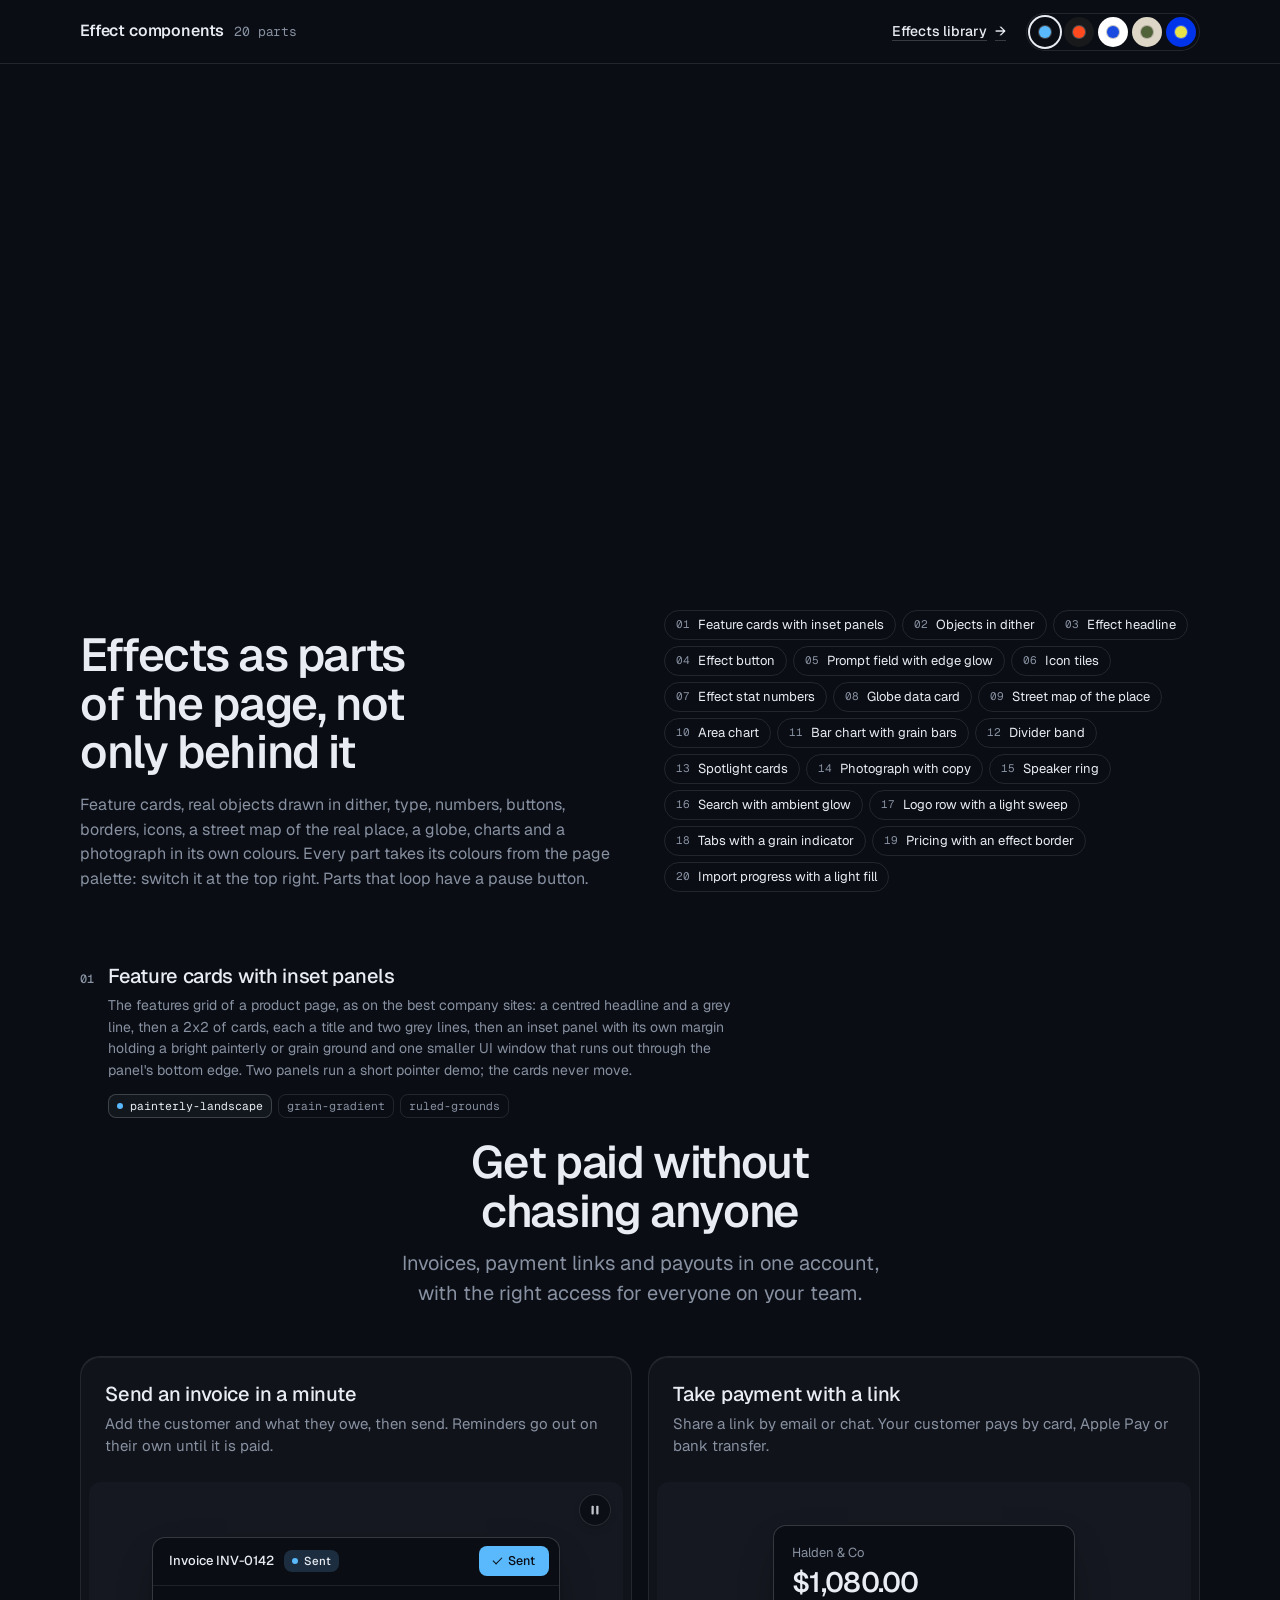
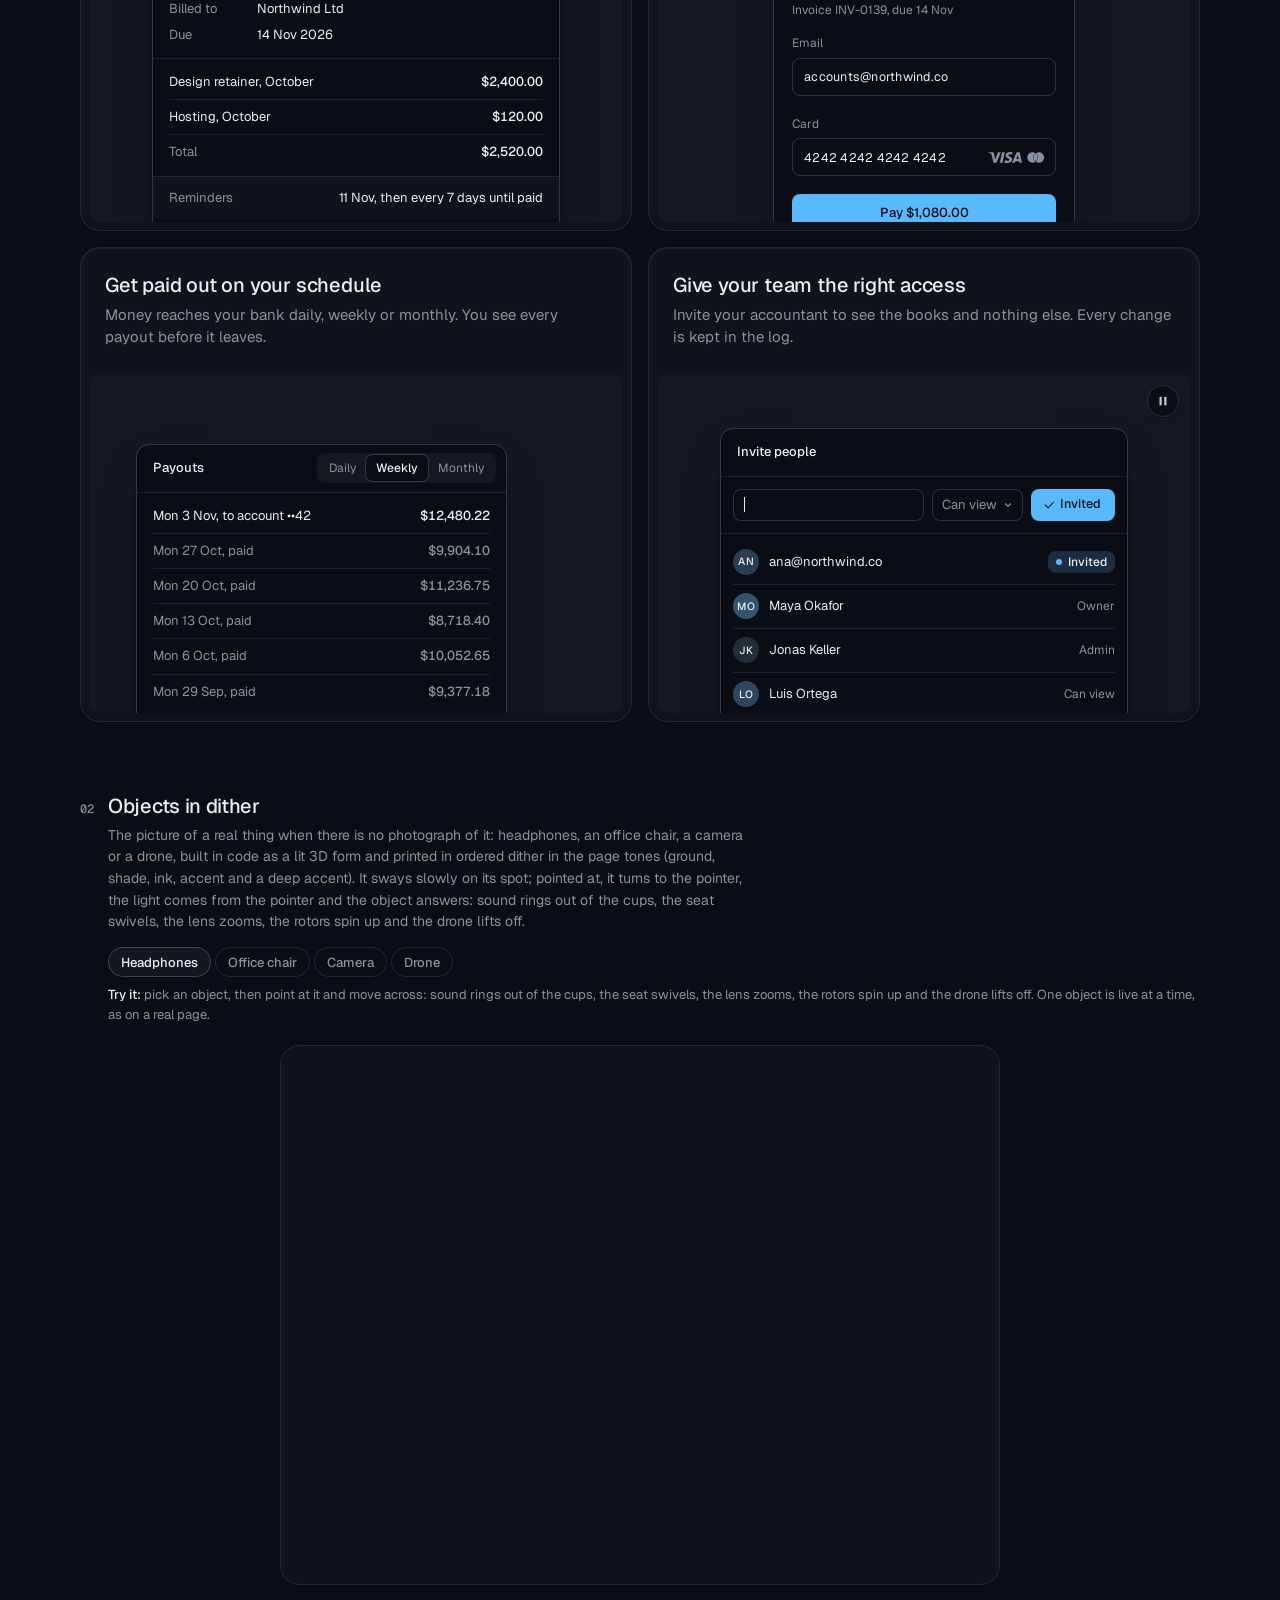
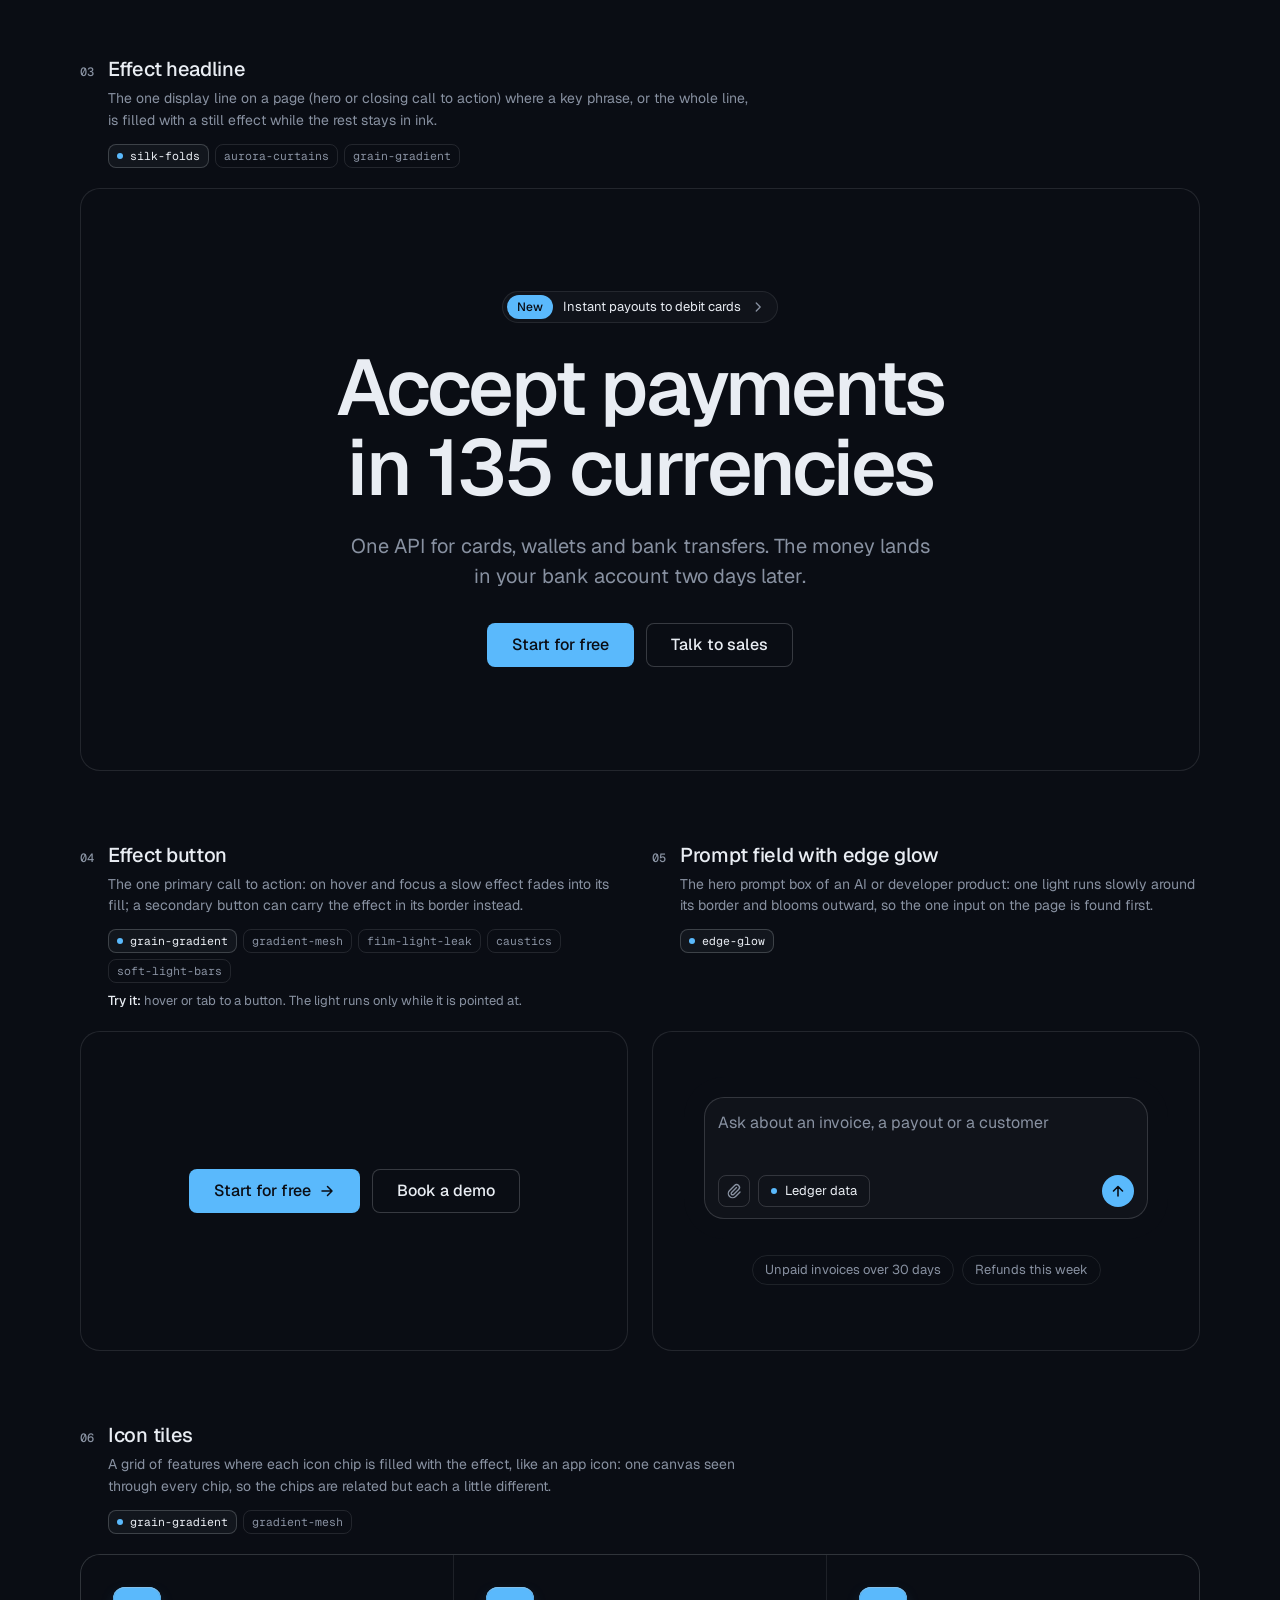
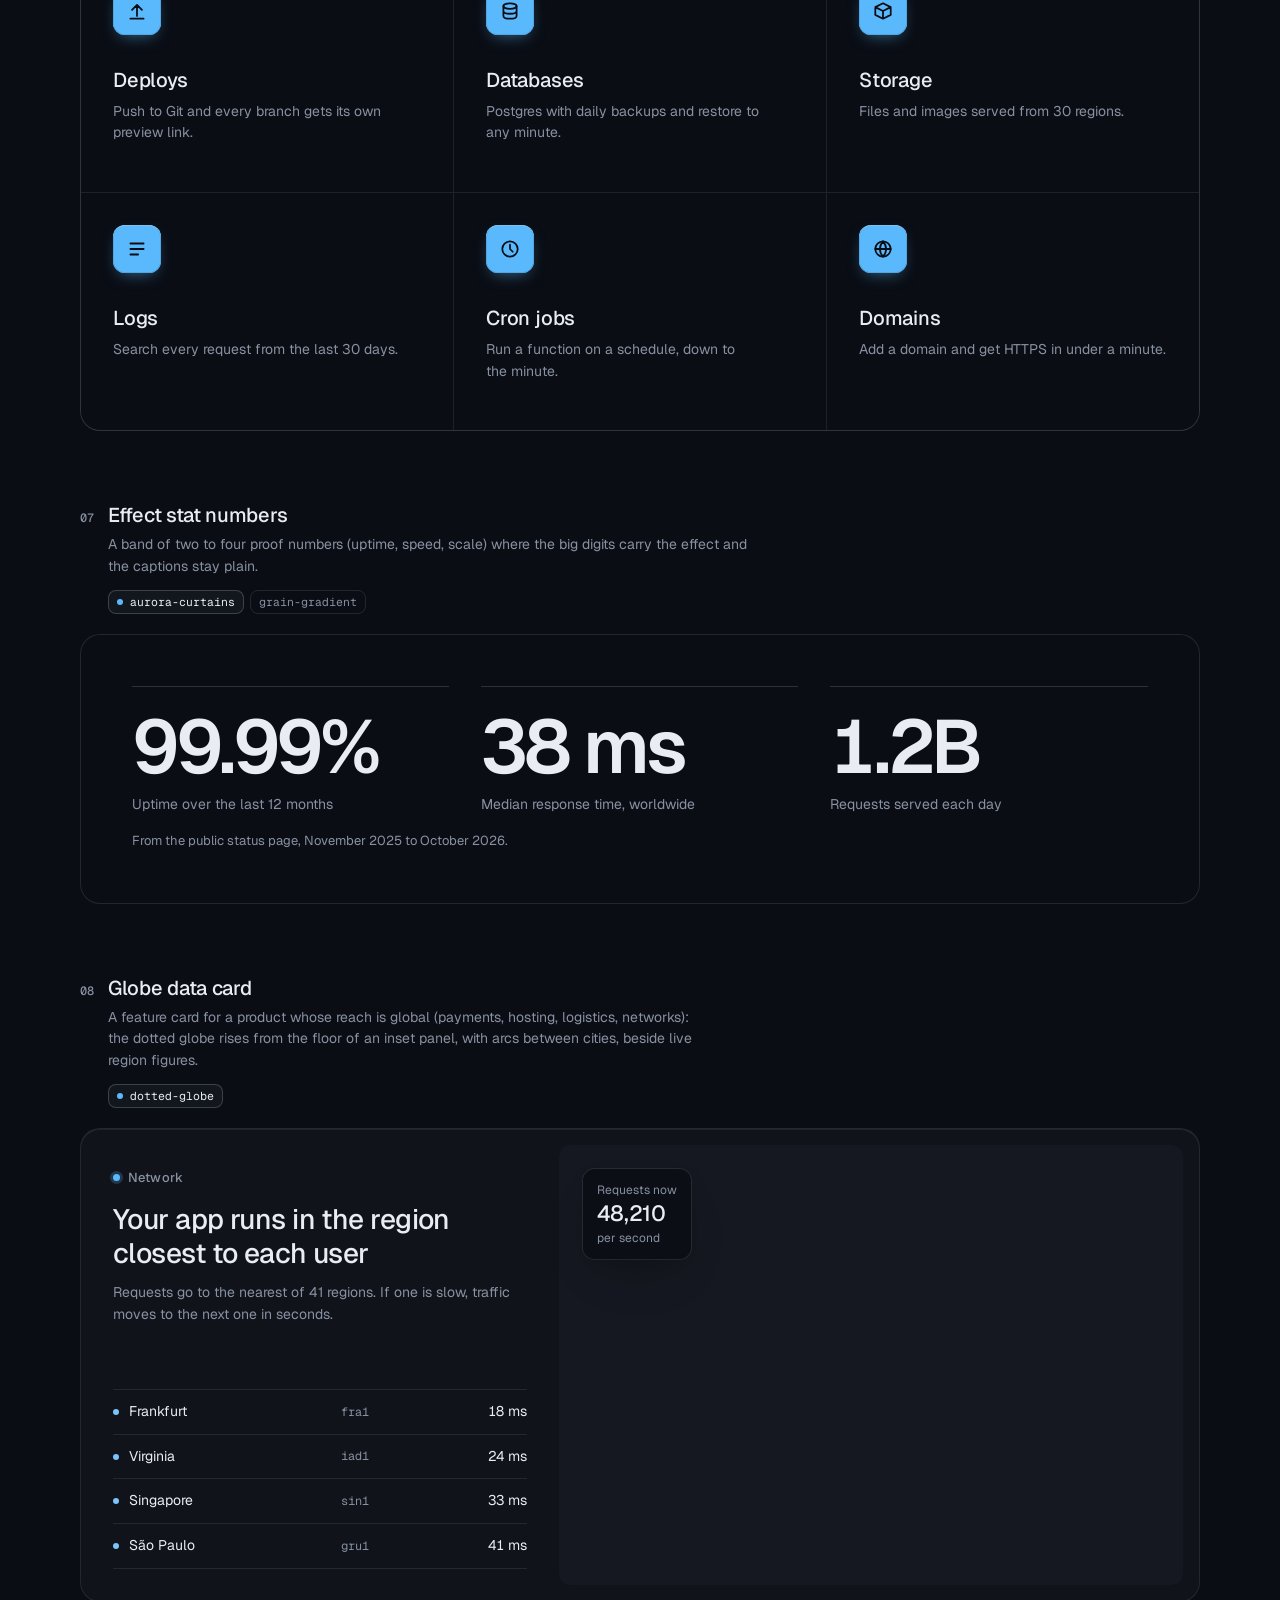
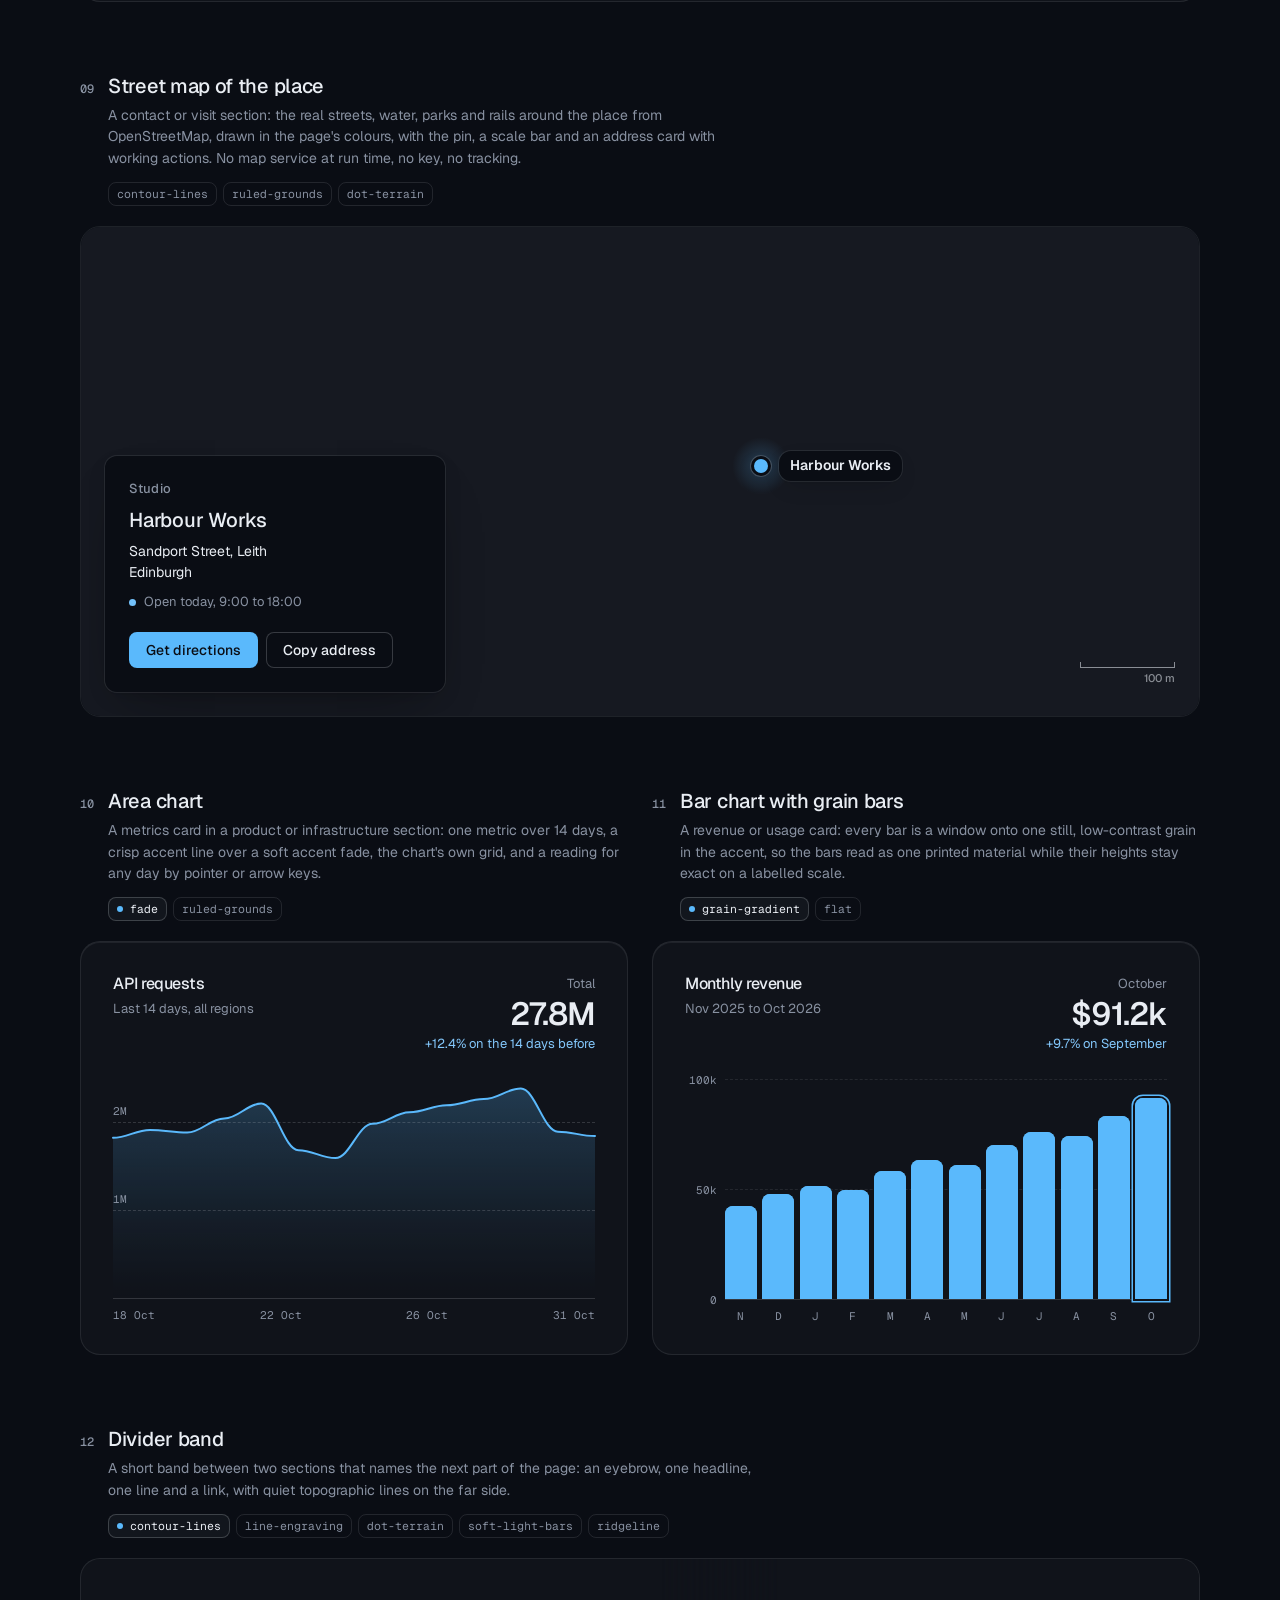
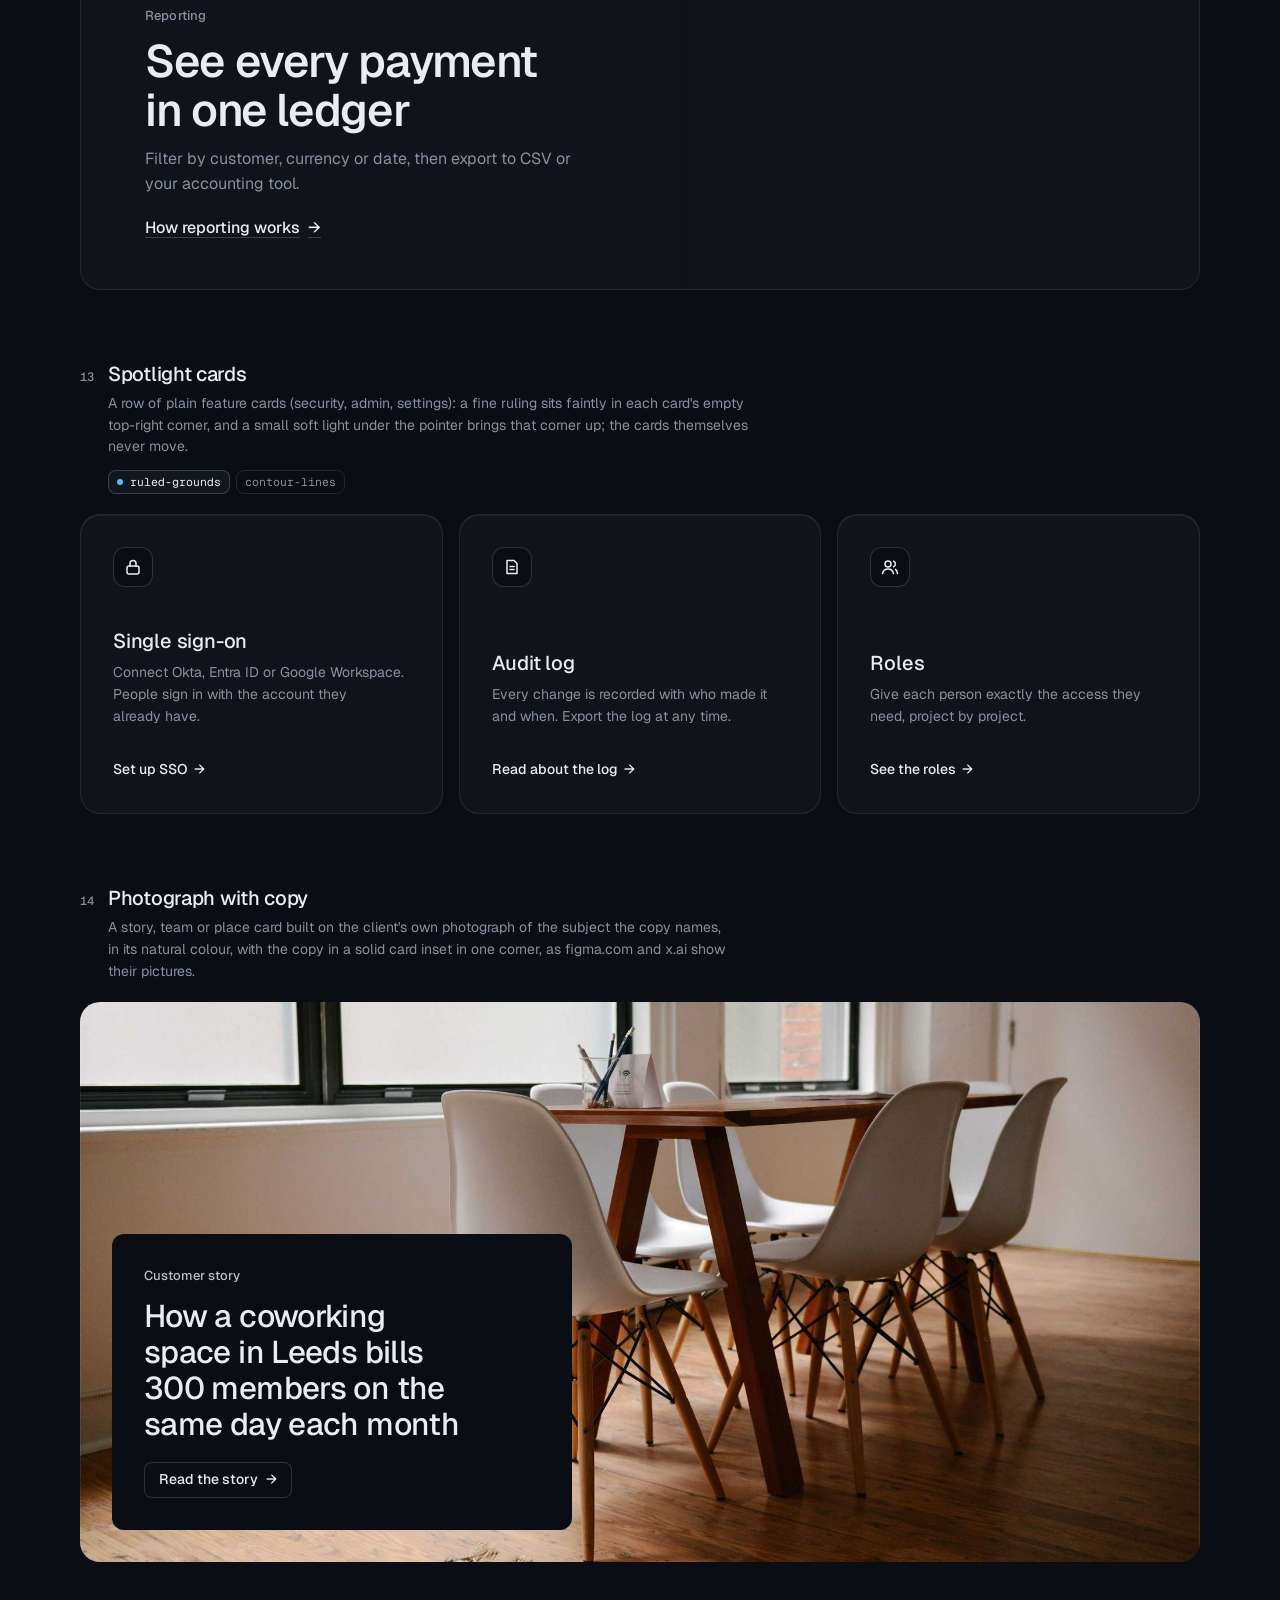
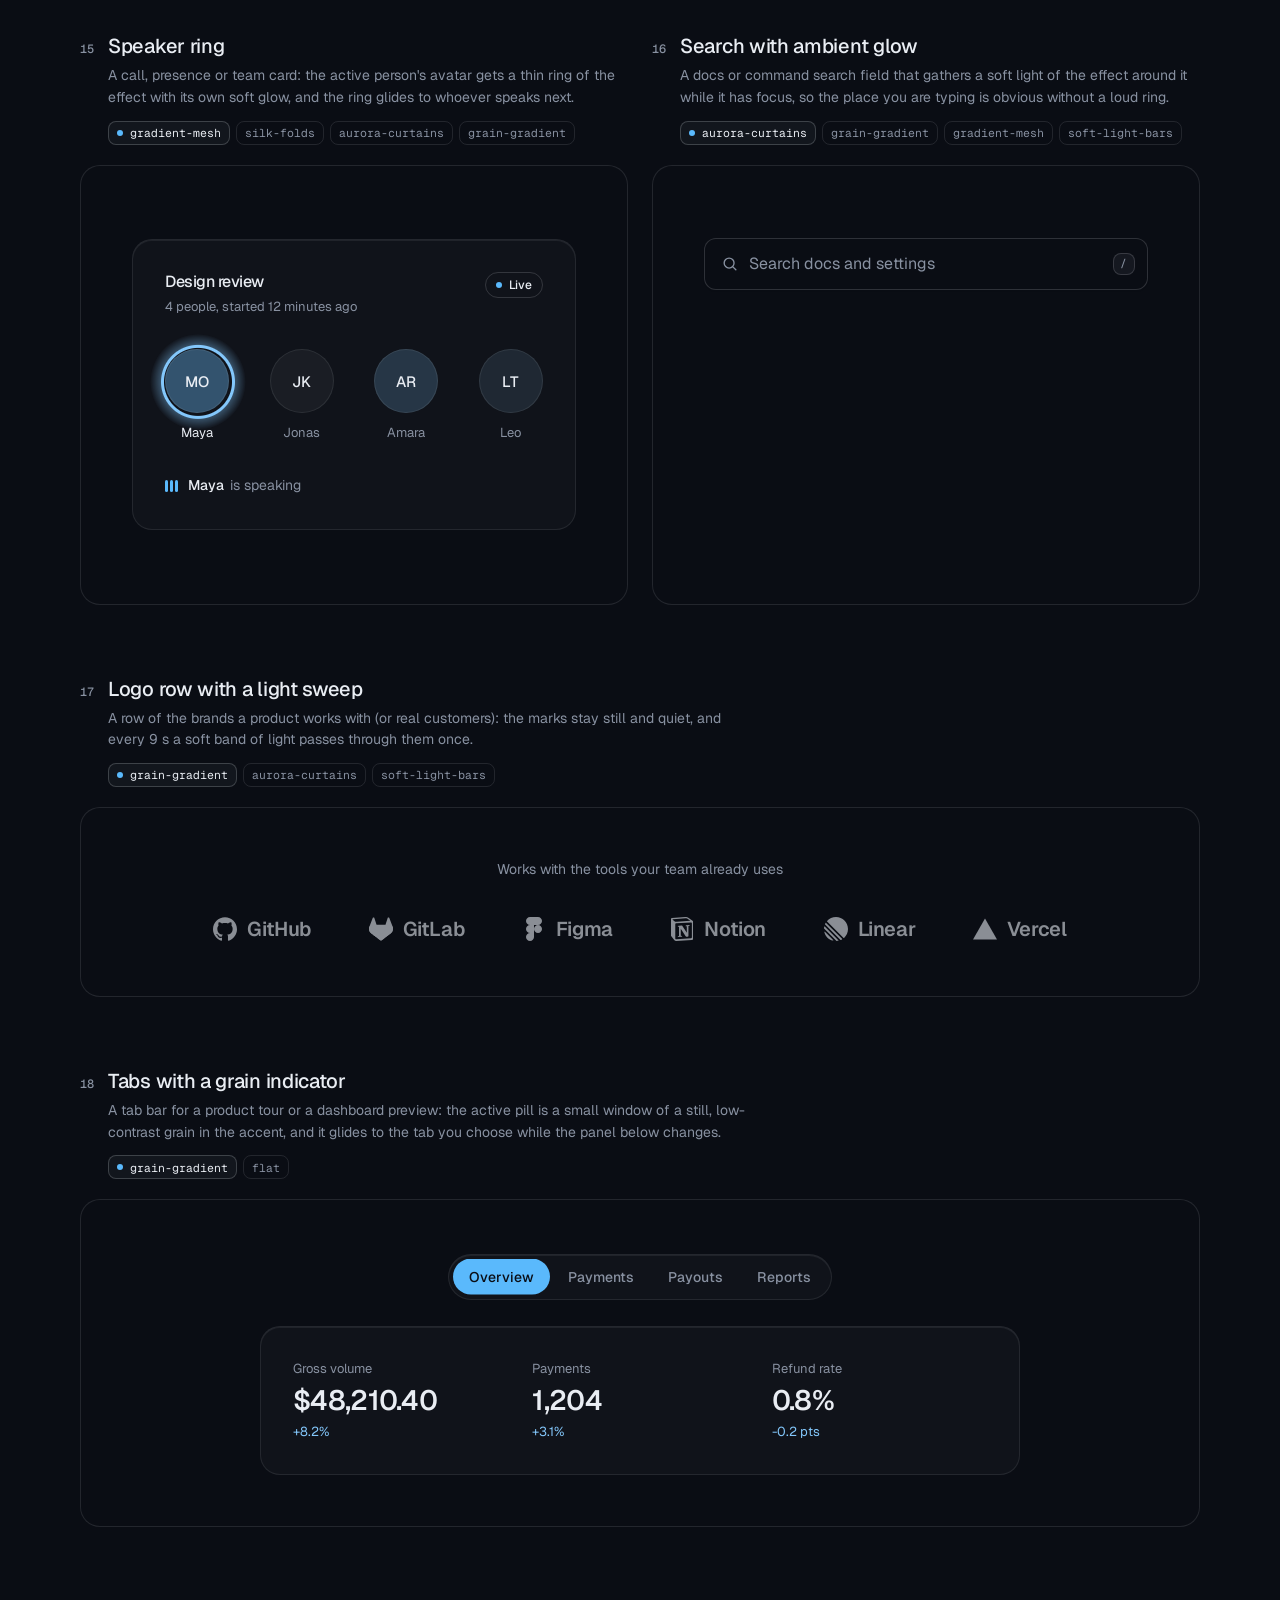
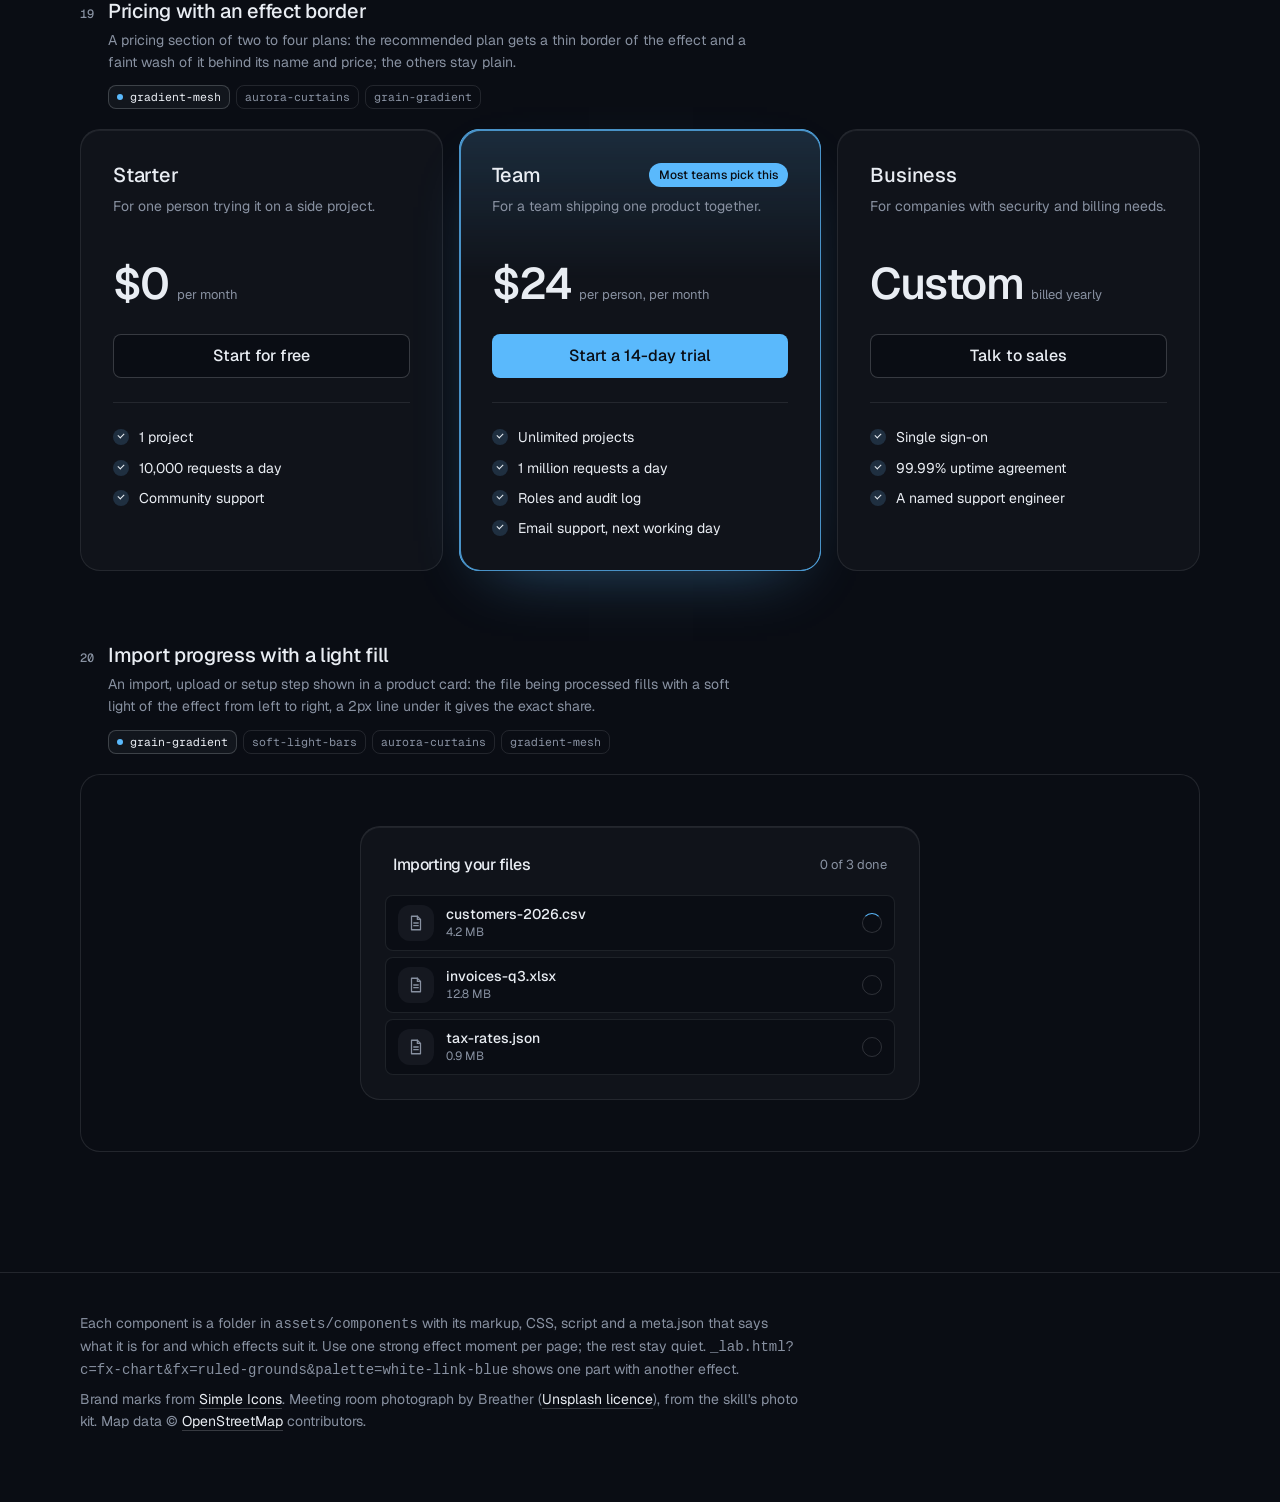
<file: .agents/skills/design-taste-frontend/assets/components/index.html>
<!doctype html>
<html lang="en" data-radius="soft">
<head>
<script>window.__tpGlMax = 16;   /* a gallery shows many live effects at once; a page of a site keeps the default 4 (fx.js) */</script>
<meta charset="utf-8">
<meta name="viewport" content="width=device-width, initial-scale=1">
<title>Effect components</title>
<link rel="preconnect" href="https://fonts.googleapis.com">
<link rel="preconnect" href="https://fonts.gstatic.com" crossorigin>
<link href="https://fonts.googleapis.com/css2?family=Geist:wght@100..900&family=Geist+Mono:wght@400..600&display=swap" rel="stylesheet">
<link rel="stylesheet" href="../system.css">
<link rel="stylesheet" href="./base.css">
<style>
  :root {
    --font-display: "Geist", system-ui, sans-serif;
    --font-text: "Geist", system-ui, sans-serif;
    --font-mono: "Geist Mono", ui-monospace, monospace;
    --display-weight: 560;
    --display-tracking: -0.03em;
    --container: 1200px;
  }
  body { min-height: 100vh; }
  .top {
    position: sticky; top: 0; z-index: 50; height: 64px; background: var(--bg);
    border-bottom: 1px solid var(--line);
  }
  .top .container { height: 100%; display: flex; align-items: center; justify-content: space-between; gap: 16px; }
  .brand { display: flex; align-items: center; gap: 10px; font-weight: 560; letter-spacing: -0.01em; }
  .brand small { font: 400 13px/1 var(--font-mono); color: var(--muted); }
  .top nav { display: flex; align-items: center; gap: 20px; }
  .top nav a.link { font-size: 14px; }
  .swatches { display: flex; gap: 4px; padding: 3px; border: 1px solid var(--line); border-radius: 999px; background: var(--bg); }
  .swatches button {
    width: 30px; height: 30px; border-radius: 999px; border: 0; padding: 0; cursor: pointer; position: relative;
    background: var(--sw-bg);
  }
  .swatches button::after {
    content: ""; position: absolute; inset: 9px; border-radius: 999px; background: var(--sw-accent);
    box-shadow: 0 0 0 1px color-mix(in oklab, var(--sw-ink) 25%, transparent);
  }
  .swatches button[aria-pressed="true"] { box-shadow: 0 0 0 2px var(--ink); }
  .swatches button:focus-visible { outline-offset: 3px; }

  .intro { padding-block: 64px 40px; display: grid; grid-template-columns: minmax(0, 6fr) minmax(0, 6fr); gap: 48px; align-items: end; }
  .intro h1 { font-size: clamp(34px, 2.2vw + 18px, 52px); line-height: 1.05; max-width: 15ch; }
  .intro p { margin-top: 16px; color: var(--muted); font-size: var(--t-body); line-height: 1.55; max-width: 52ch; }
  .index { display: flex; flex-wrap: wrap; gap: 6px; justify-content: flex-start; }
  @media (max-width: 1023px) { .intro { grid-template-columns: minmax(0, 1fr); gap: 28px; } }
  .index a {
    display: inline-flex; align-items: center; gap: 8px; height: 30px; padding: 0 11px; border-radius: 999px;
    border: 1px solid var(--line); font-size: 13px; color: var(--ink);
    transition: border-color var(--dur) var(--ease), background-color var(--dur) var(--ease);
  }
  .index a span { font-family: var(--font-mono); font-size: 11px; color: var(--muted); }
  .index a:hover { border-color: var(--line-strong); background: color-mix(in oklab, var(--ink) 4%, var(--bg)); }

  /* every part spans two rows of the list (its notes, its stage) as a subgrid, so the two parts of a
     half-width pair share one notes height and one stage height: their stages start and end level */
  .list { display: grid; grid-template-columns: repeat(2, minmax(0, 1fr)); column-gap: 24px; row-gap: 0; padding-bottom: 120px; }
  .sc { grid-column: 1 / -1; grid-row: span 2; display: grid; grid-template-rows: subgrid; row-gap: 20px; min-width: 0; scroll-margin-top: 88px; padding-top: 72px; }
  .sc:first-child { padding-top: 0; }
  .sc.is-half { grid-column: auto; }
  .sc.is-half .sc__stage:not(.is-center) { display: grid; }
  .sc__meta { display: grid; grid-template-columns: auto 1fr; column-gap: 14px; row-gap: 6px; align-items: baseline; align-content: start; }
  .sc__note { grid-column: 2; margin: 2px 0 0; font-size: 13px; color: var(--muted); }
  .sc__note::before { content: "Try it: "; color: var(--ink); font-weight: 500; }
  .sc__no { font: 500 12px/1 var(--font-mono); color: var(--muted); padding-top: 2px; }
  .sc__name { font: 500 20px/1.25 var(--font-text); letter-spacing: -0.015em; margin: 0; }
  .sc__for { grid-column: 2; color: var(--muted); font-size: 14px; line-height: 1.55; max-width: 72ch; margin: 0; }
  .sc__fx { grid-column: 2; display: flex; flex-wrap: wrap; gap: 6px; margin-top: 6px; }
  .sc__fx li {
    font: 400 11.5px/1 var(--font-mono); color: var(--muted); height: 24px; display: inline-flex; align-items: center;
    padding: 0 8px; border-radius: var(--r-sm); border: 1px solid var(--line);
  }
  .sc__fx li.is-on { color: var(--ink); border-color: var(--line-strong); background: color-mix(in oklab, var(--ink) 5%, var(--bg)); }
  .sc__fx li.is-on::before { content: ""; width: 6px; height: 6px; border-radius: 99px; background: var(--accent); margin-right: 7px; }
  .sc__stage {
    position: relative; min-width: 0; border: 1px solid var(--line); border-radius: var(--r-lg);
    padding: clamp(20px, 4vw, 56px); background: var(--bg);
  }
  .sc__stage.is-tall { padding-block: clamp(56px, 8vw, 120px); }
  .sc__stage.is-flush { padding: 0; border: 0; }
  .sc__stage.is-center { display: grid; place-items: center; min-height: 320px; }
  /* one object, at a size a page would give it */
  #fx-dither-object .sc__stage { display: grid; justify-items: center; }
  #fx-dither-object .cx-obj { width: min(100%, 720px); }
  .sc__pick { grid-column: 2; display: flex; flex-wrap: wrap; gap: 4px; margin-top: 8px; }
  .sc__pick button {
    height: 30px; padding: 0 12px; border-radius: 999px; border: 1px solid var(--line); background: var(--bg);
    font: 500 13px/1 var(--font-text); color: var(--muted); cursor: pointer;
  }
  .sc__pick button:hover { color: var(--ink); border-color: var(--line-strong); }
  .sc__pick button[aria-pressed="true"] { color: var(--ink); border-color: var(--line-strong); background: color-mix(in oklab, var(--ink) 6%, var(--bg)); }
  /* the search list opens below its field: leave it room inside the frame */
  #fx-search .sc__stage { min-height: 440px; place-items: start center; padding-top: 72px; }
  .sc__stage:empty::after { content: "Loading"; color: var(--muted); font-size: 13px; }

  .foot { border-top: 1px solid var(--line); padding: 40px 0 64px; color: var(--muted); font-size: 14px; }
  .foot p { max-width: 80ch; margin: 0 0 8px; }
  .foot a { color: var(--ink); text-decoration: underline; text-decoration-color: var(--line-strong); text-underline-offset: 4px; }

  @media (max-width: 899px) {
    .list { grid-template-columns: minmax(0, 1fr); }
    .sc.is-half { grid-column: 1 / -1; }
    .top nav a.link { display: none; }
  }
  @media (max-width: 639px) {
    .intro { padding-block: 48px 32px; }
    .sc { padding-top: 48px; }
    .sc__meta { grid-template-columns: 1fr; }
    .sc__no { display: none; }
    .sc__for, .sc__fx, .sc__note, .sc__pick { grid-column: 1; }
    .sc__stage.is-center { min-height: 240px; }
    .brand small { display: none; }
  }
</style>
</head>
<body>
<header class="top">
  <div class="container">
    <div class="brand">Effect components <small id="count"></small></div>
    <nav aria-label="Palette and links">
      <a class="link" href="../effects/gallery.html">Effects library</a>
      <div class="swatches" id="swatches" role="group" aria-label="Page palette"></div>
    </nav>
  </div>
</header>

<main>
  <section class="intro container">
    <div>
      <h1>Effects as parts of the page, not only behind it</h1>
      <p id="lede">Feature cards, real objects drawn in dither, type, numbers, buttons, borders, icons, a street map of the real place, a globe, charts and a photograph in its own colours. Every part takes its colours from the page palette: switch it at the top right. Parts that loop have a pause button.</p>
    </div>
    <nav class="index" id="index" aria-label="Components"></nav>
  </section>
  <div class="container list" id="list"></div>
</main>

<footer class="foot">
  <div class="container">
    <p>Each component is a folder in <code>assets/components</code> with its markup, CSS, script and a meta.json that says what it is for and which effects suit it. Use one strong effect moment per page; the rest stay quiet. <code>_lab.html?c=fx-chart&amp;fx=ruled-grounds&amp;palette=white-link-blue</code> shows one part with another effect.</p>
    <p>Brand marks from <a href="https://simpleicons.org/">Simple Icons</a>. Meeting room photograph by Breather (<a href="https://unsplash.com/photos/DEdM9Vs6s8w">Unsplash licence</a>), from the skill's photo kit. Map data © <a href="https://www.openstreetmap.org/copyright">OpenStreetMap</a> contributors.</p>
  </div>
</footer>

<script type="module">
  import fx from '../effects/fx.js';

  // component id, layout and stage style, in page order
  const COMPONENTS = [
    { id: 'fx-feature-card', stage: 'is-flush' },
    { id: 'fx-dither-object', stage: 'is-flush', note: 'pick an object, then point at it and move across: sound rings out of the cups, the seat swivels, the lens zooms, the rotors spin up and the drone lifts off. One object is live at a time, as on a real page.' },
    { id: 'fx-headline', stage: 'is-tall' },
    { id: 'fx-button', half: true, stage: 'is-center', note: 'hover or tab to a button. The light runs only while it is pointed at.' },
    { id: 'fx-prompt', half: true, stage: 'is-center' },
    { id: 'fx-icon-tiles', stage: 'is-flush' },
    { id: 'fx-stat' },
    { id: 'fx-globe', stage: 'is-flush' },
    { id: 'fx-map', stage: 'is-flush' },
    { id: 'fx-chart', half: true, stage: 'is-flush' },
    { id: 'fx-bars', half: true, stage: 'is-flush' },
    { id: 'fx-band', stage: 'is-flush' },
    { id: 'fx-spotlight', stage: 'is-flush' },
    { id: 'fx-photo', stage: 'is-flush' },
    { id: 'fx-avatar', half: true, stage: 'is-center' },
    { id: 'fx-search', half: true, stage: 'is-center' },
    { id: 'fx-logos' },
    { id: 'fx-tabs' },
    { id: 'fx-pricing', stage: 'is-flush' },
    { id: 'fx-progress', stage: 'is-center' },
  ];

  const PALETTES = [
    { id: 'blue-black-cornflower', name: 'Night, cornflower', bg: '#0a0d14', surface: '#131824', ink: '#e9edf3', muted: '#8891a1', accent: '#5ab9fc', accentInk: '#0a0d14' },
    { id: 'graphite-safety-orange', name: 'Graphite, orange', bg: '#18191b', surface: '#222427', ink: '#eff0f1', muted: '#9c9ea3', accent: '#ff4a1f', accentInk: '#18191b' },
    { id: 'white-link-blue', name: 'White, blue', bg: '#ffffff', surface: '#f4f4f4', ink: '#111111', muted: '#6b6b6b', accent: '#1a4be0', accentInk: '#ffffff' },
    { id: 'moss-sand', name: 'Sand, moss', bg: '#ddd6c6', surface: '#d2cab8', ink: '#2a2a26', muted: '#59574e', accent: '#4f6238', accentInk: '#ffffff' },
    { id: 'cobalt-field', name: 'Cobalt field', bg: '#0034eb', surface: '#002fd6', ink: '#ffffff', muted: '#dfe4f2', accent: '#e9e34a', accentInk: '#111111' },
  ];

  const q = new URLSearchParams(location.search);
  if (q.has('time')) fx.setClock(+q.get('time'));
  if (q.has('fallback')) fx.config.forceFallback = true;
  const only = q.get('only') ? q.get('only').split(',') : null;
  const list = document.getElementById('list');
  const index = document.getElementById('index');
  const swatches = document.getElementById('swatches');

  /*
    The budget: a laptop's integrated GPU shares its memory with everything else, so this page never
    holds more than 4 live WebGL contexts. A part is started when it comes near the viewport and
    destroyed when it leaves it; still parts draw once and free their context; fx.js frees any idle
    off-screen context past 4. liveGL() counts the contexts that are open right now.
  */
  fx.config.maxLive = 4;
  const contexts = new Set();
  let peakGL = 0;
  const getContext = HTMLCanvasElement.prototype.getContext;
  HTMLCanvasElement.prototype.getContext = function (type, ...rest) {
    const c = getContext.call(this, type, ...rest);
    if (c && /webgl/i.test(type) && !contexts.has(c)) { contexts.add(c); peakGL = Math.max(peakGL, liveGL()); }
    return c;
  };
  function liveGL() {
    for (const c of contexts) if (c.isContextLost()) contexts.delete(c);
    return contexts.size;
  }

  // the dither object: one live at a time, switched here (a real page shows one object)
  const OBJECTS = {
    headphones: ['Headphones', 'Over-ear, wireless'],
    chair: ['Office chair', 'Swivel seat on five castors'],
    camera: ['Camera', 'Mirrorless, with a zoom lens'],
    drone: ['Drone', 'Four rotors and a camera'],
  };
  let object = OBJECTS[q.get('object')] ? q.get('object') : 'headphones';
  // print (ordered dither, the default) or studio (a smooth shaded render: no picker until it is anti-aliased; ?render=studio)
  let render = q.get('render') === 'studio' ? 'studio' : 'print';

  function applyPalette(p) {
    const c = fx.color;
    const action = c.contrast(p.accent, p.bg) >= 2.2 ? p.accent : p.ink;
    const actionInk = action === p.accent ? p.accentInk : p.bg;
    const s = document.documentElement.style;
    const set = (k, v) => s.setProperty(k, v);
    set('--p-bg', p.bg); set('--p-surface', p.surface); set('--p-ink', p.ink); set('--p-muted', p.muted);
    set('--p-accent', p.accent); set('--p-accent-ink', p.accentInk); set('--p-action', action); set('--p-action-ink', actionInk);
    document.documentElement.style.colorScheme = c.isDark(p.bg) ? 'dark' : 'light';
    for (const b of swatches.children) b.setAttribute('aria-pressed', String(b.dataset.id === p.id));
  }

  async function load(entry) {
    const base = `./${entry.id}/`;
    const [meta, html, mod] = await Promise.all([
      fetch(base + 'meta.json').then(r => (r.ok ? r.json() : null)),
      fetch(base + 'component.html').then(r => (r.ok ? r.text() : null)),
      import(base + 'component.js').catch(err => { console.warn(entry.id, err); return null; }),
    ]).catch(() => [null, null, null]);
    if (!meta || !html || !mod) return null;
    const link = document.createElement('link');
    link.rel = 'stylesheet';
    link.href = base + 'component.css';
    document.head.append(link);
    await new Promise(r => { link.onload = link.onerror = r; });
    return { ...entry, meta, html, mod };
  }

  function section(e, n) {
    const s = document.createElement('section');
    s.className = 'sc' + (e.half ? ' is-half' : '');
    s.id = e.id;
    const fxList = (e.meta.effects || []).map(id => `<li class="${id === e.meta.default ? 'is-on' : ''}">${id}</li>`).join('');
    const pick = e.id === 'fx-dither-object'
      ? `<div class="sc__pick" role="group" aria-label="Object">${Object.keys(OBJECTS).map(k => `<button type="button" data-object="${k}" aria-pressed="${k === object}">${OBJECTS[k][0]}</button>`).join('')}</div>`
      : '';
    s.innerHTML = `
      <div class="sc__meta">
        <span class="sc__no">${String(n).padStart(2, '0')}</span>
        <h2 class="sc__name">${e.meta.name}</h2>
        <p class="sc__for">${e.meta.for}</p>
        ${fxList ? `<ul class="sc__fx" aria-label="Effects that suit it">${fxList}</ul>` : ''}
        ${pick}
        ${e.note ? `<p class="sc__note">${e.note}</p>` : ''}
      </div>
      <div class="sc__stage ${e.stage || ''}"></div>`;
    return s;
  }

  // the markup is placed at once (the page keeps its full height); the scripts run only near the viewport
  function markup(e) {
    const stage = e.section.querySelector('.sc__stage');
    stage.innerHTML = e.html;
    if (e.id === 'fx-dither-object') {
      const fig = stage.querySelector('.cx-obj');
      fig.dataset.cxObject = object;
      if (render === 'studio') fig.dataset.cxRender = 'studio'; else delete fig.dataset.cxRender;
      fig.querySelector('.cx-obj__stage').removeAttribute('aria-label');
    }
    return stage;
  }
  function start(e) {
    if (e.ctrl) return;
    const stage = markup(e);
    try { e.ctrl = e.mod.default(stage.firstElementChild || stage) || { destroy() {} }; } catch (err) { console.error(e.id, err); e.ctrl = { destroy() {} }; }
  }
  function stop(e) {
    if (!e.ctrl) return;
    try { e.ctrl.destroy?.(); } catch (err) { console.warn(e.id, err); }
    fx.unmountAll(e.section);
    e.ctrl = null;
  }

  function setPalette(p, entries) {
    entries.forEach(stop);
    applyPalette(p);
    try { localStorage.setItem('cx-palette', p.id); } catch (_) {}
    requestAnimationFrame(() => entries.forEach(e => (e.near ? start(e) : markup(e))));
  }

  let saved = null;
  try { saved = localStorage.getItem('cx-palette'); } catch (_) {}
  const first = PALETTES.find(p => p.id === q.get('palette')) || PALETTES.find(p => p.id === saved) || PALETTES[0];
  for (const p of PALETTES) {
    const b = document.createElement('button');
    b.type = 'button';
    b.dataset.id = p.id;
    b.title = p.name;
    b.setAttribute('aria-label', p.name);
    b.style.setProperty('--sw-bg', p.bg);
    b.style.setProperty('--sw-accent', p.accent);
    b.style.setProperty('--sw-ink', p.ink);
    swatches.append(b);
  }
  applyPalette(first);

  const wanted = COMPONENTS.filter(c => !only || only.includes(c.id));
  const entries = (await Promise.all(wanted.map(load))).filter(Boolean);
  document.getElementById('count').textContent = `${entries.length} parts`;
  entries.forEach((e, i) => {
    e.section = section(e, i + 1);
    list.append(e.section);
    markup(e);
    const a = document.createElement('a');
    a.href = '#' + e.id;
    a.innerHTML = `<span>${String(i + 1).padStart(2, '0')}</span>${e.meta.name}`;
    index.append(a);
  });
  await document.fonts.ready;
  const near = new IntersectionObserver(seen => {
    for (const en of seen) {
      const e = entries.find(x => x.section === en.target);
      if (!e) continue;
      e.near = en.isIntersecting;
      if (e.near) start(e); else stop(e);
    }
  }, { rootMargin: '10% 0px' });
  entries.forEach(e => near.observe(e.section));
  setTimeout(() => { document.documentElement.dataset.ready = '1'; }, 1500);

  swatches.addEventListener('click', ev => {
    const b = ev.target.closest('button');
    if (!b) return;
    const p = PALETTES.find(x => x.id === b.dataset.id);
    if (p) setPalette(p, entries);
  });
  list.addEventListener('click', ev => {
    const b = ev.target.closest('[data-object], [data-render]');
    if (!b || !(OBJECTS[b.dataset.object] || b.dataset.render)) return;
    if (b.dataset.render) render = b.dataset.render; else object = b.dataset.object;
    b.parentElement.querySelectorAll('button').forEach(x => x.setAttribute('aria-pressed', String(x === b)));
    const e = entries.find(x => x.id === 'fx-dither-object');
    stop(e);
    if (e.near) start(e); else markup(e);
  });
  window.__cx = {
    entries,
    setPalette: id => setPalette(PALETTES.find(p => p.id === id), entries),
    setObject: k => list.querySelector(`[data-object="${k}"]`)?.click(),
    gl: () => ({ live: liveGL(), peak: peakGL, started: entries.filter(e => e.ctrl).map(e => e.id) }),
  };
</script>

</body>
</html>
</file>
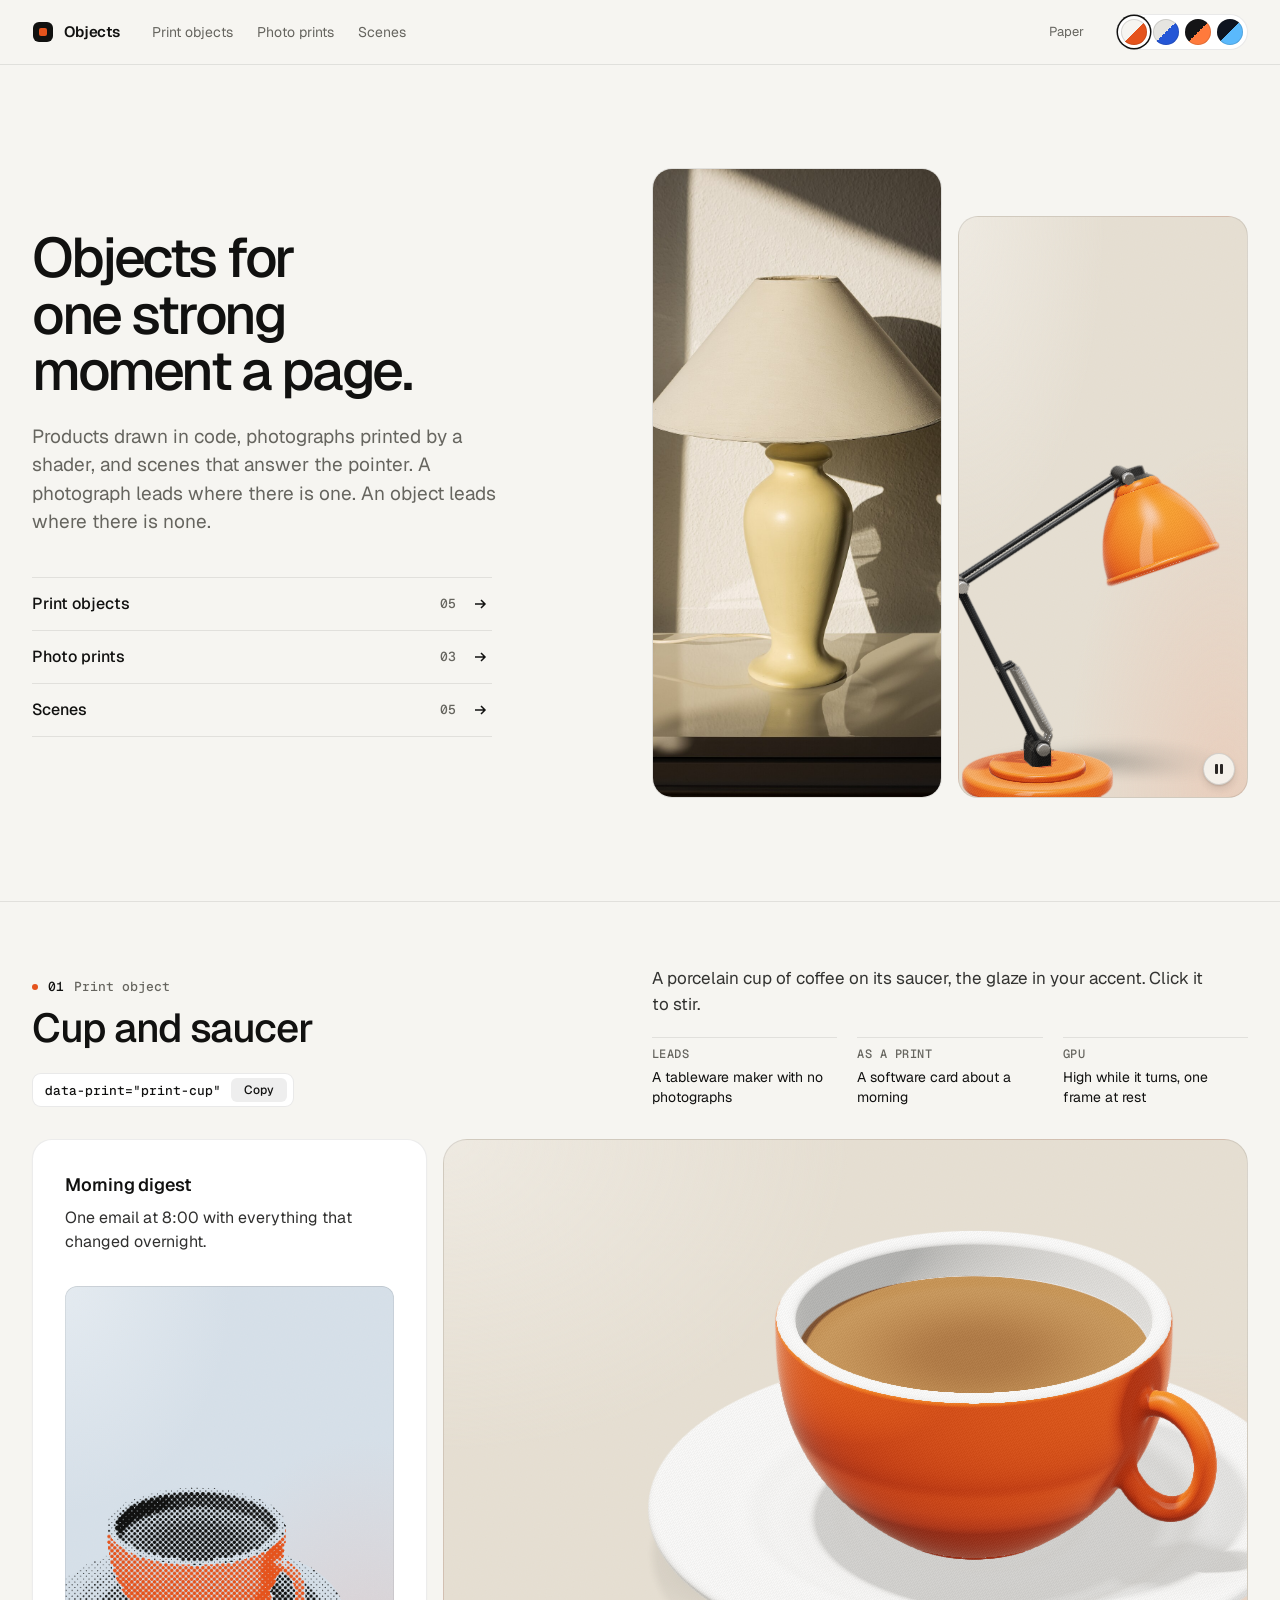
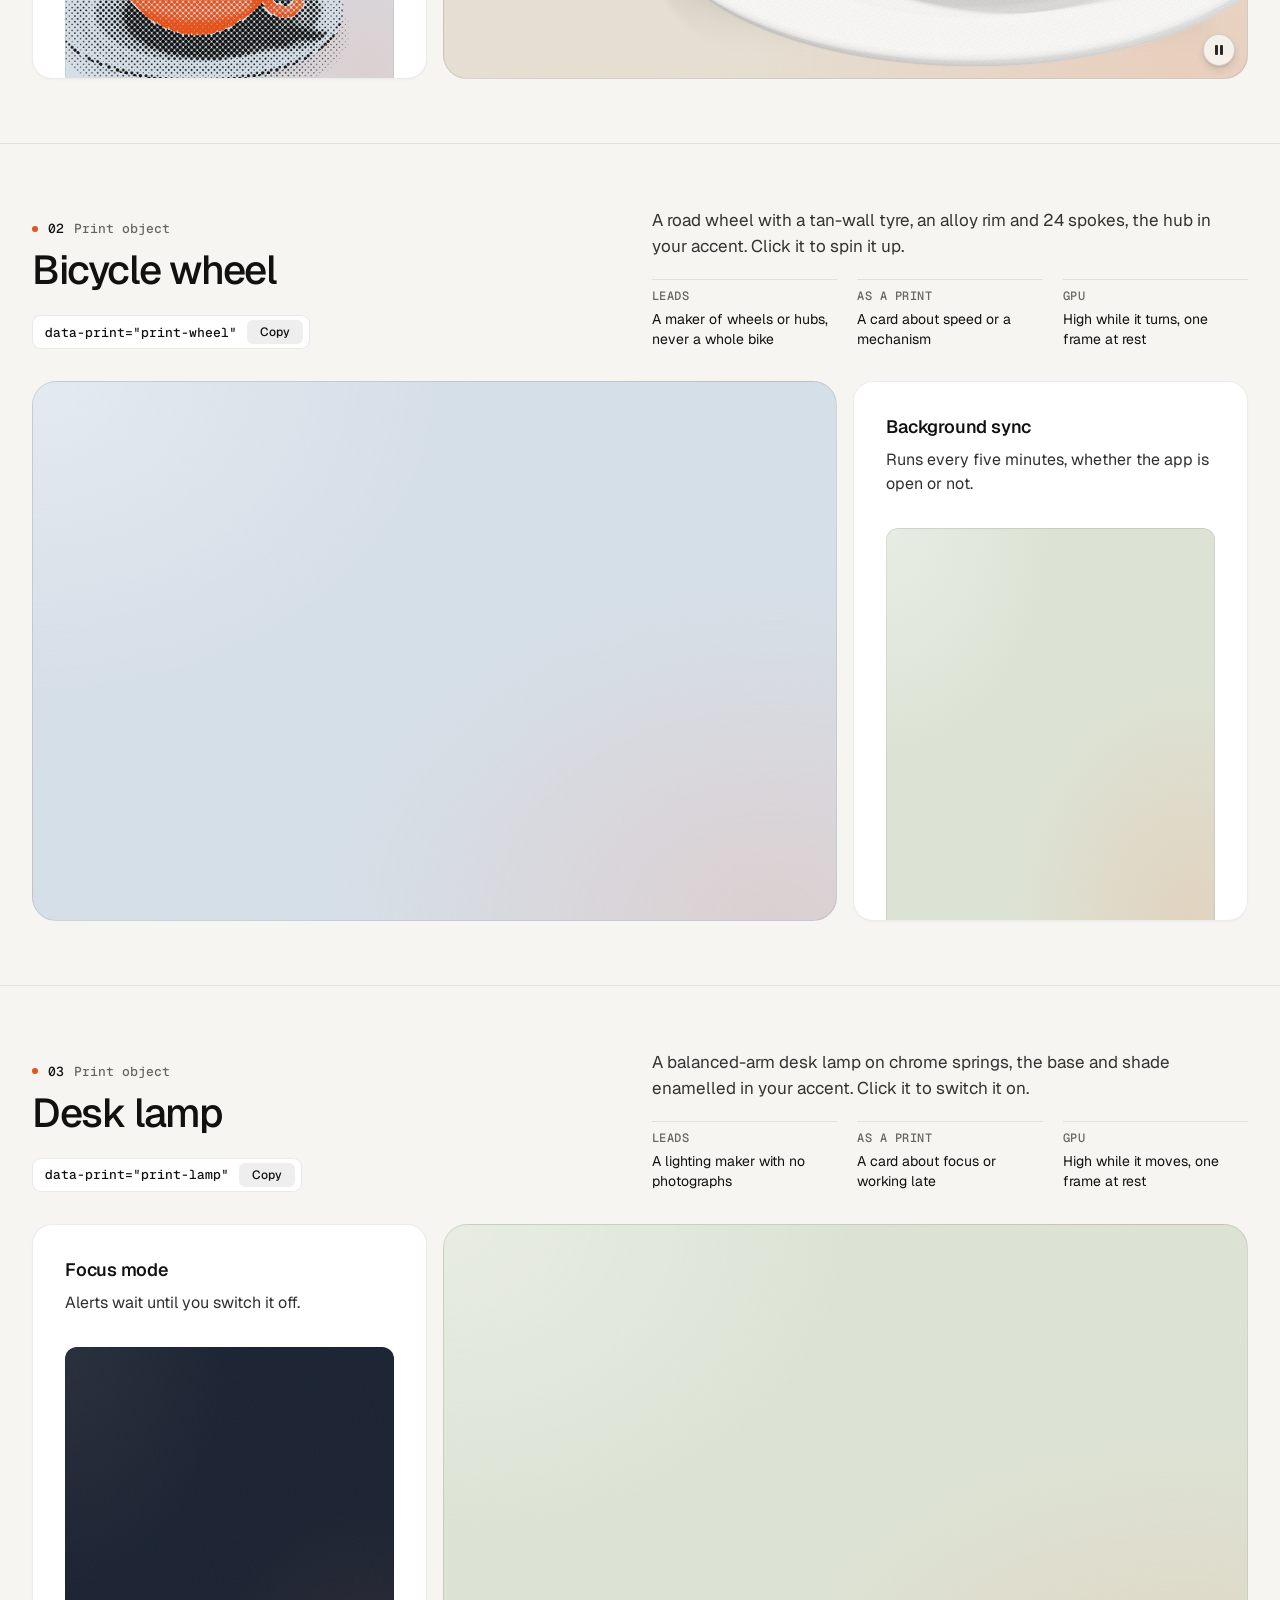
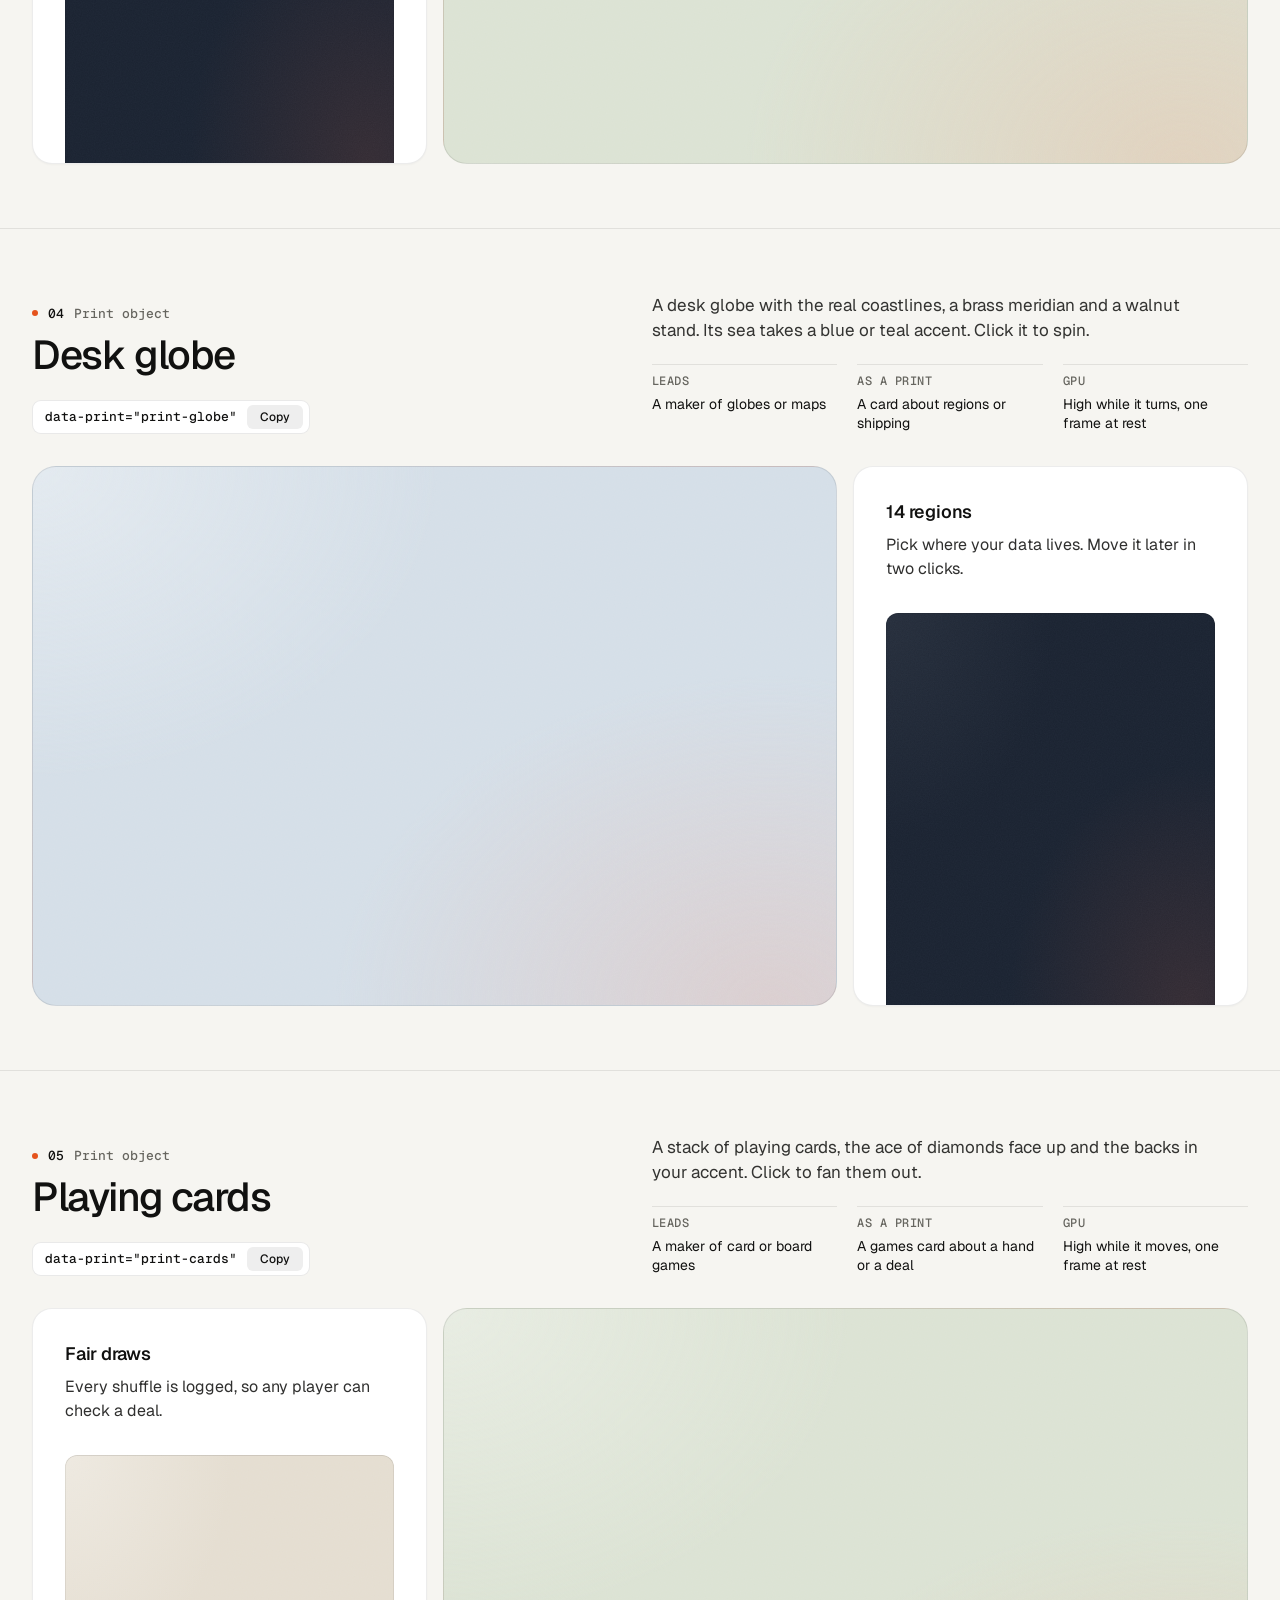
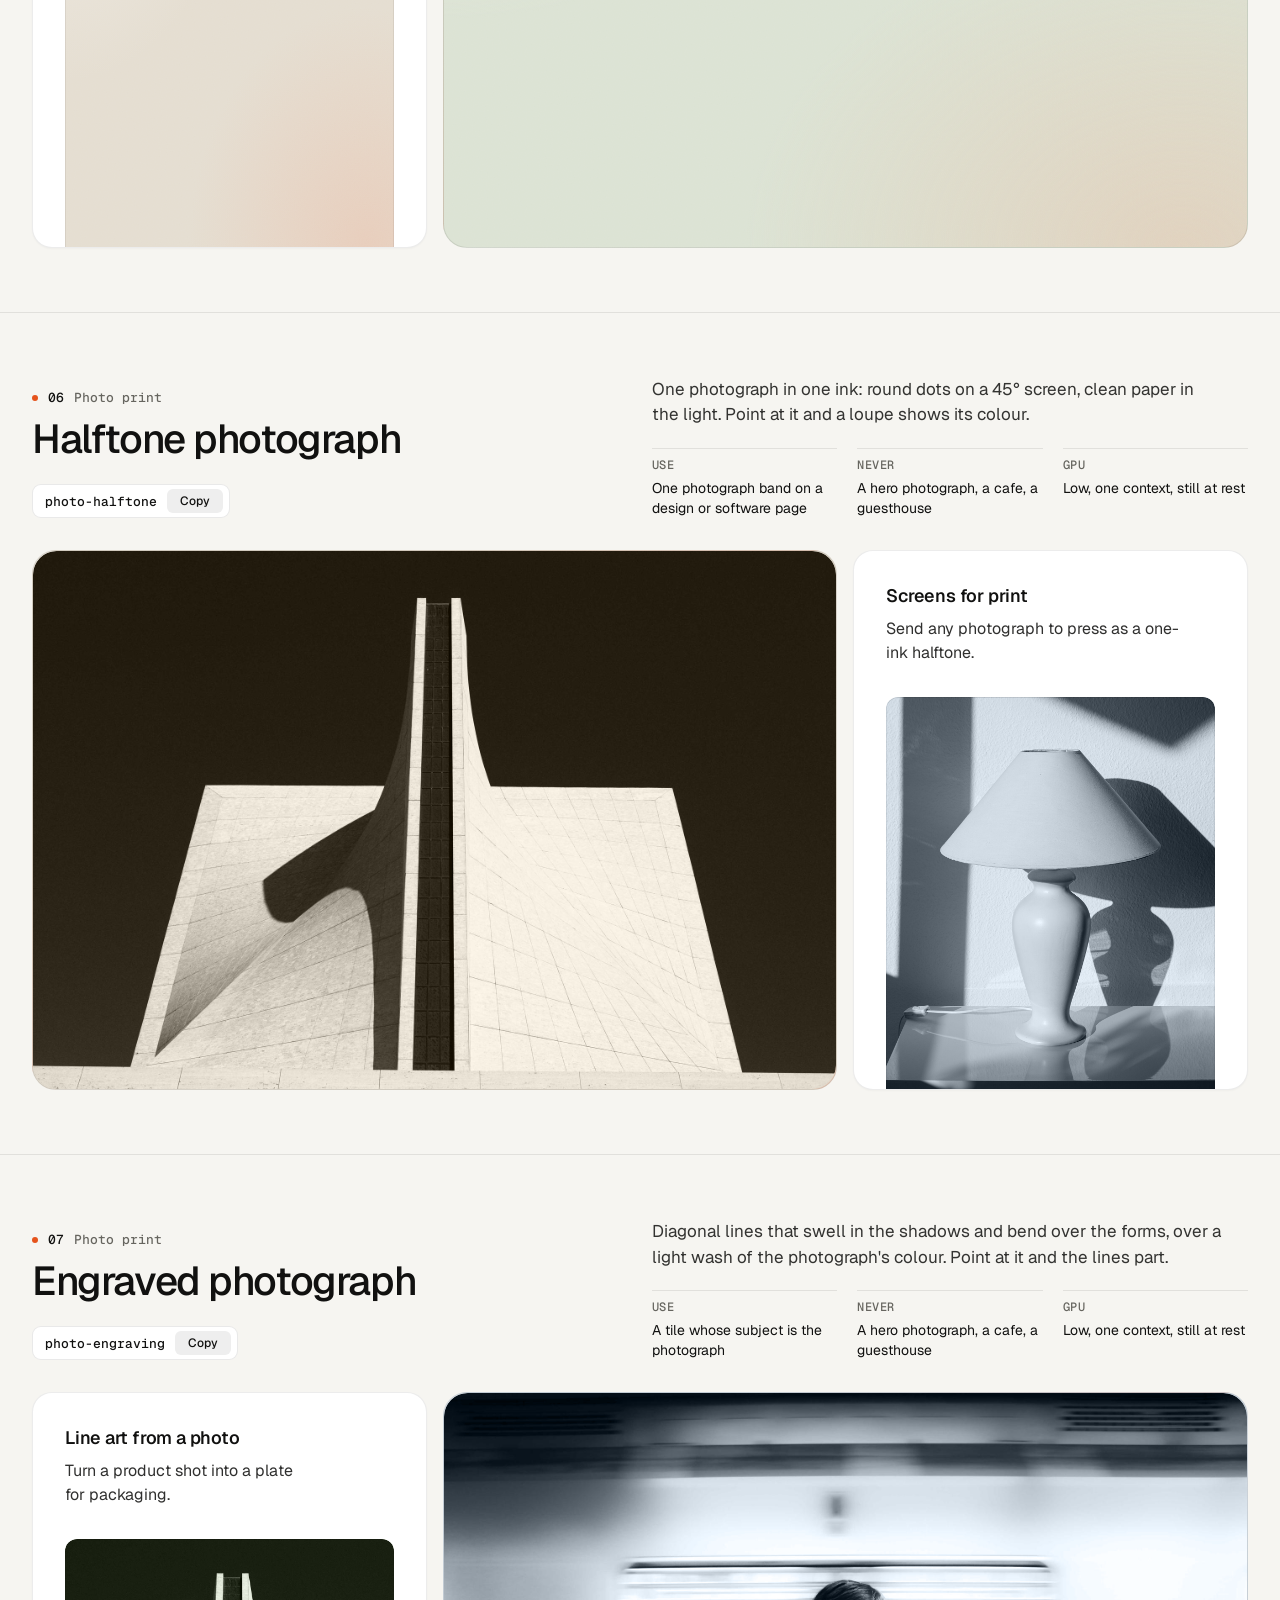
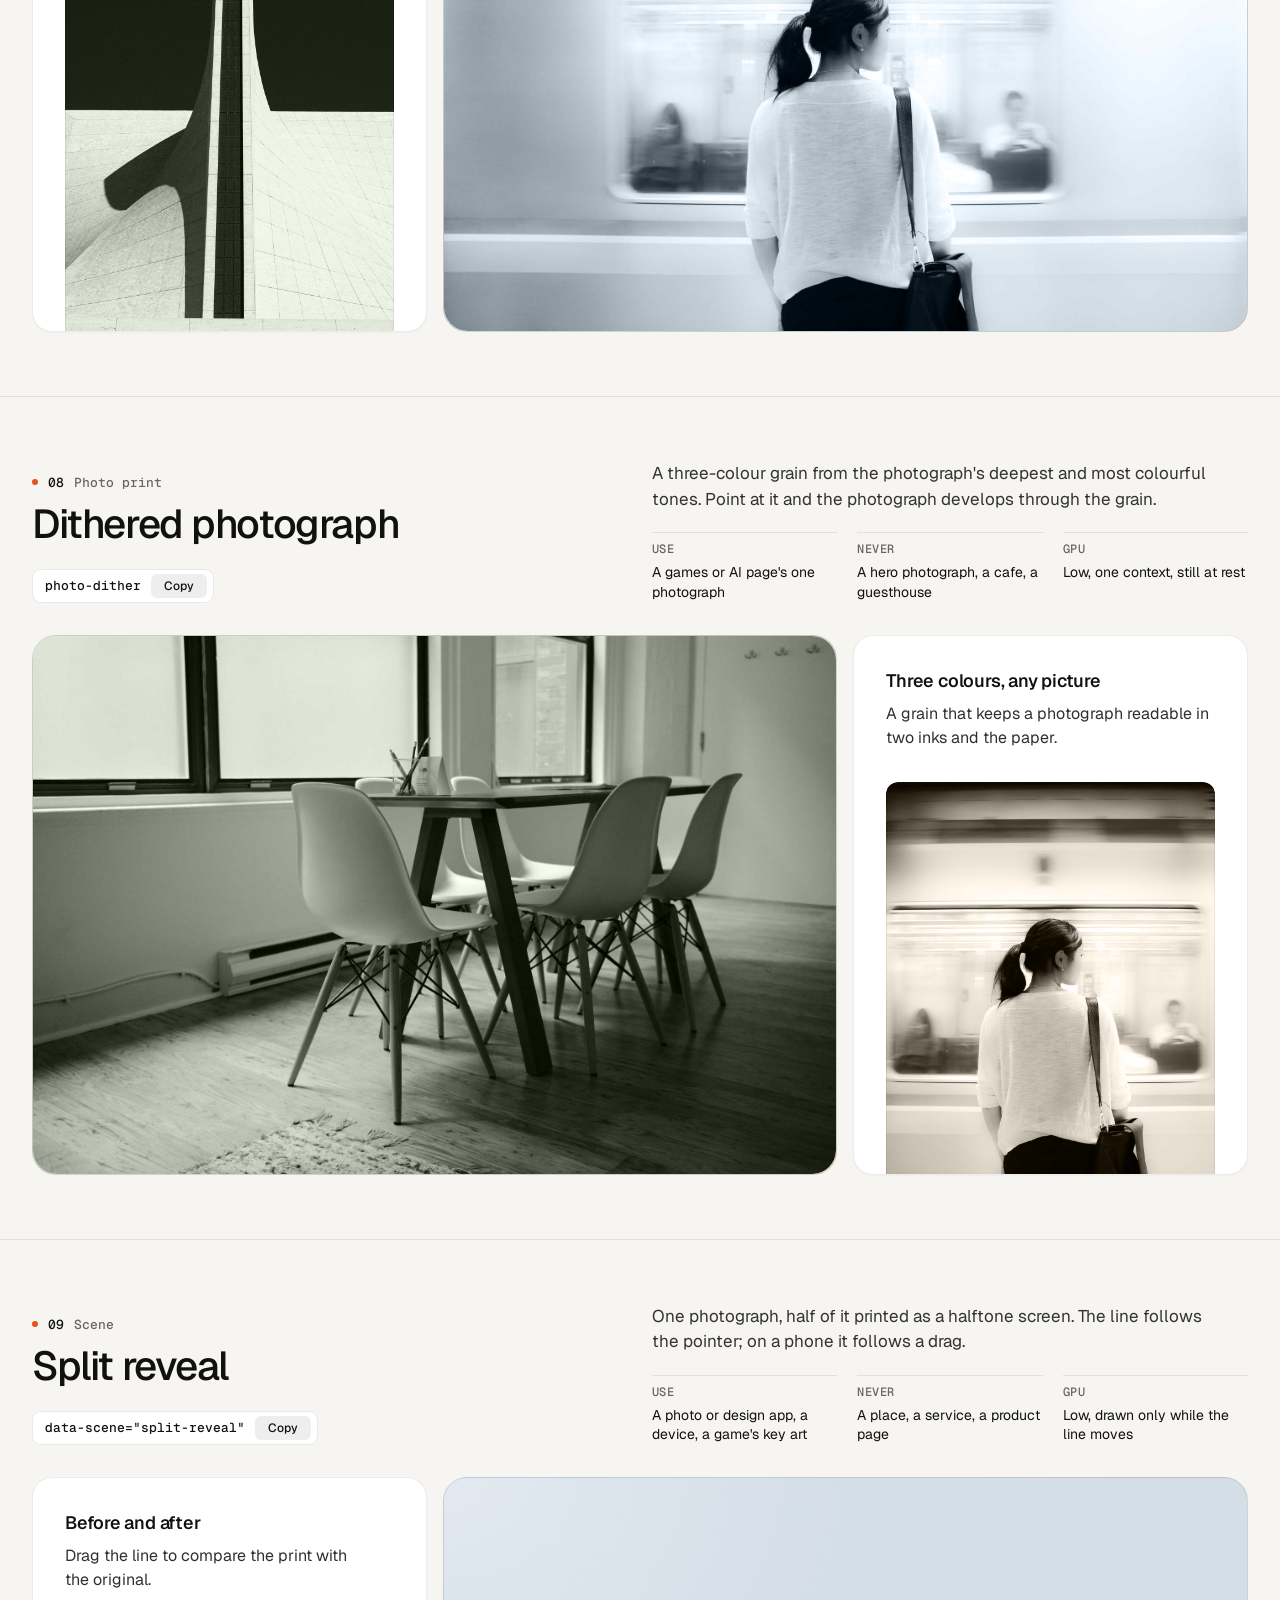
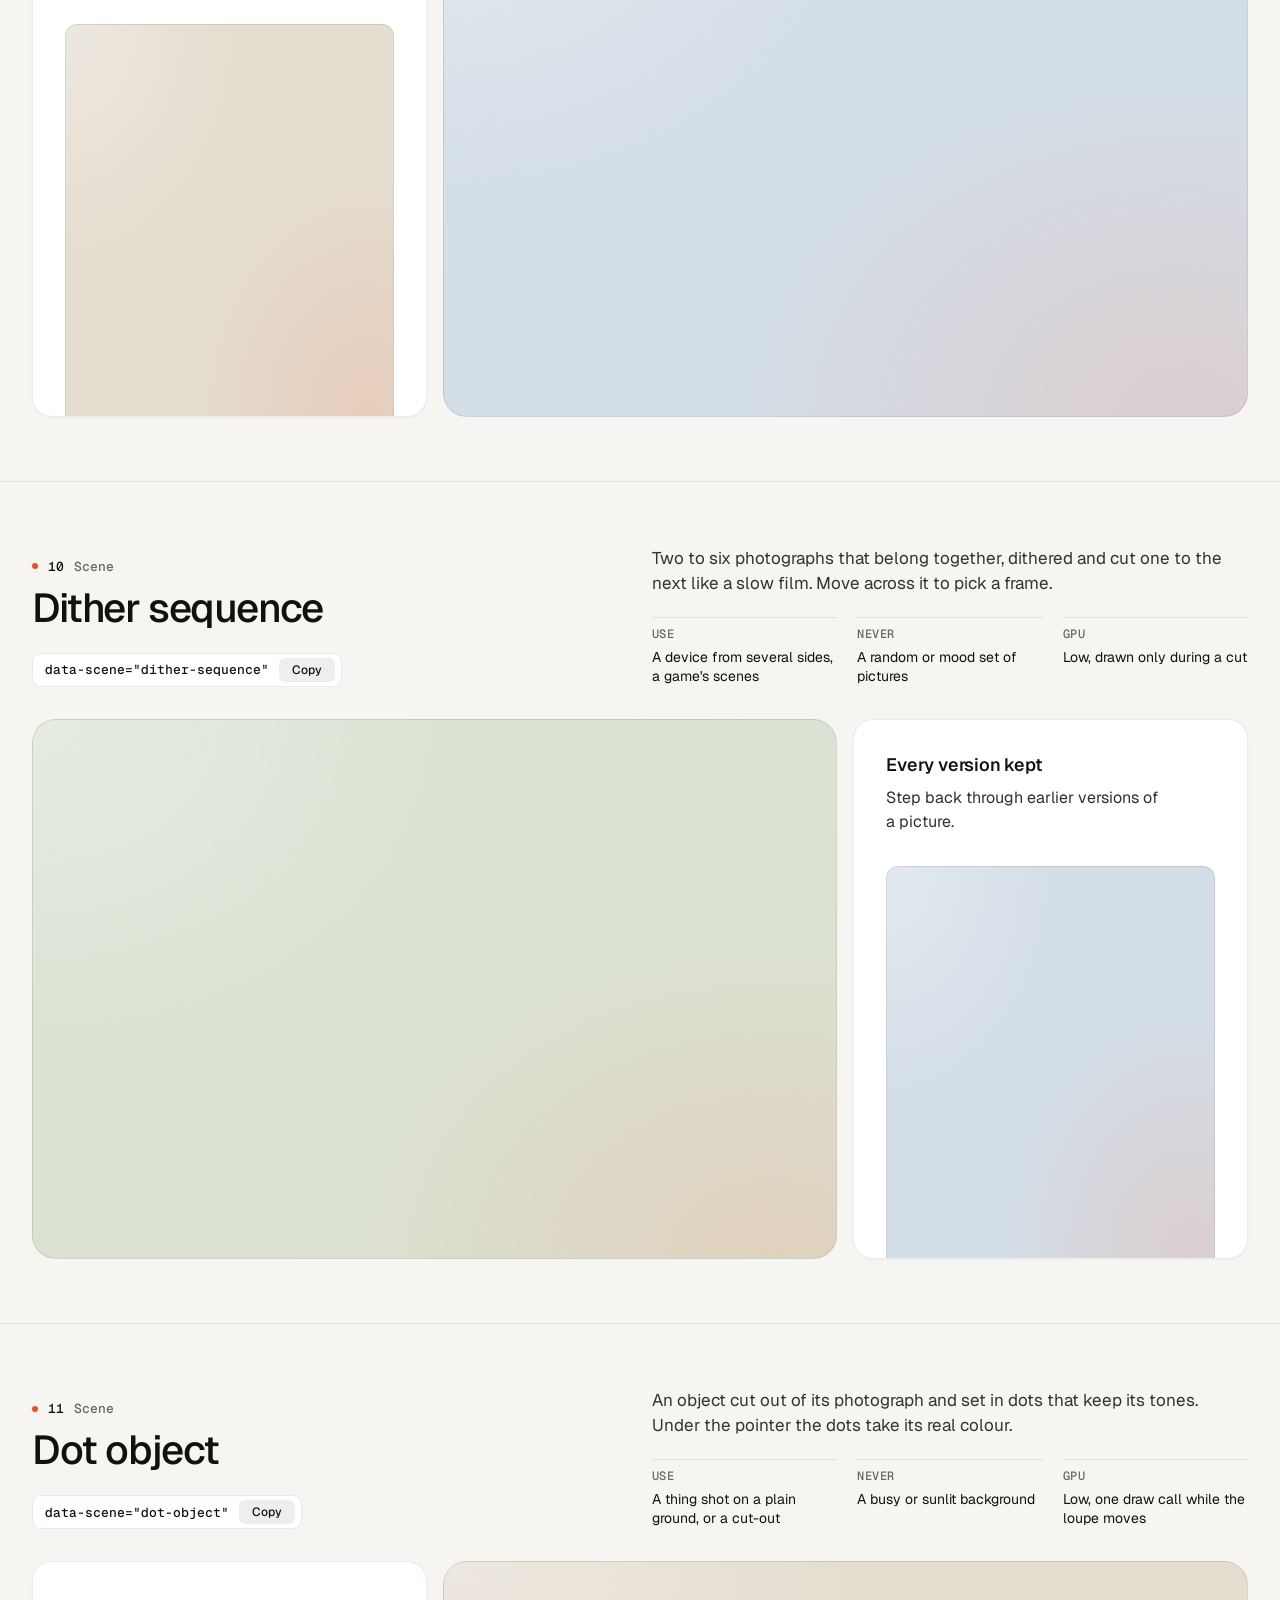
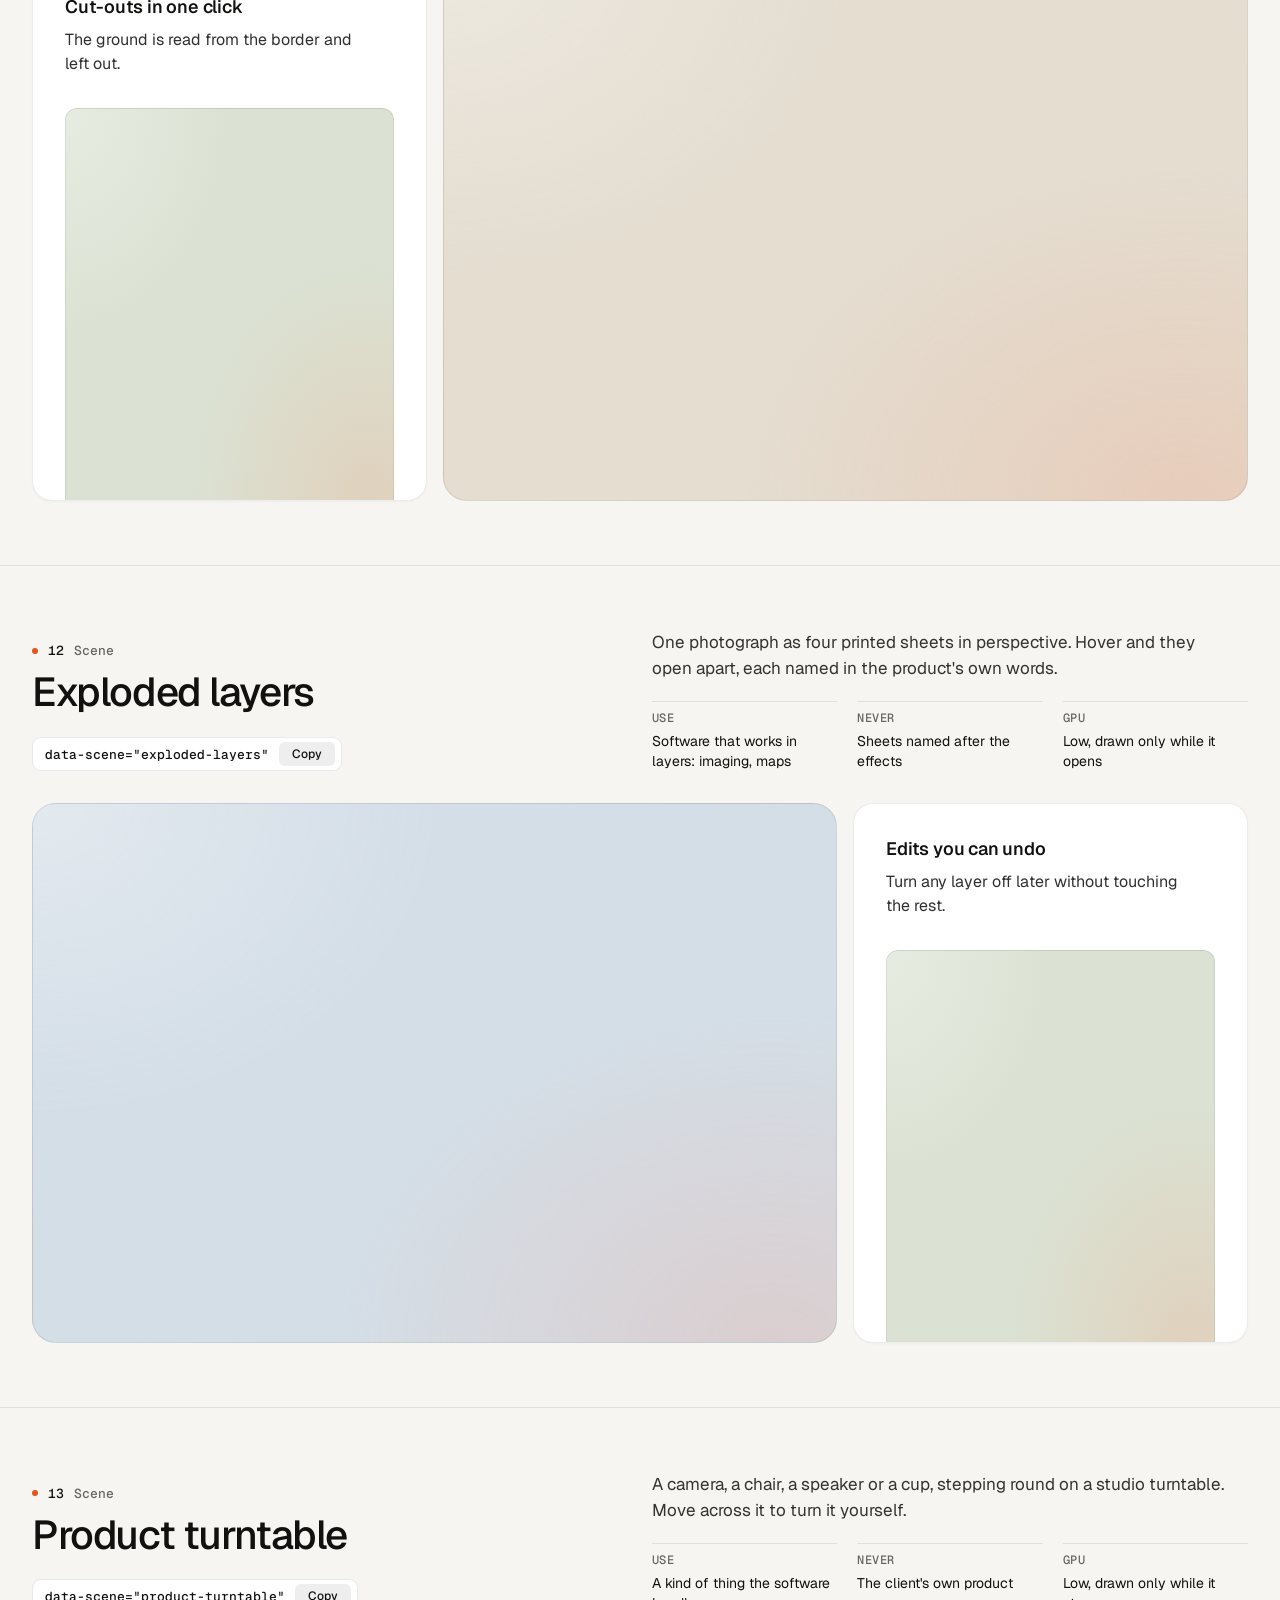
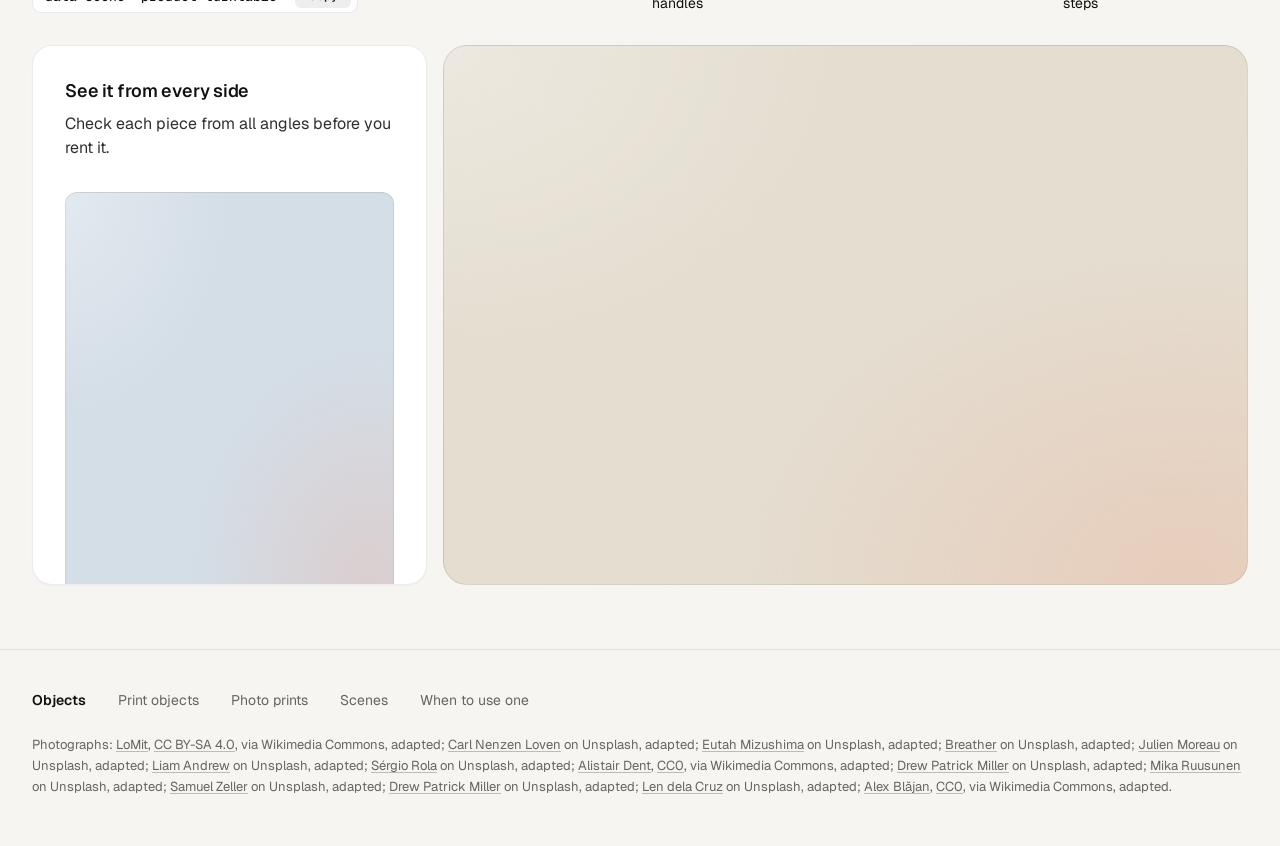
<file: .agents/skills/design-taste-frontend/assets/objects/index.html>
<!doctype html>
<html lang="en" data-palette="paper">
<head>
<script>window.__tpGlMax = 16;   /* a gallery shows many live effects at once; a page of a site keeps the default 4 (fx.js) */</script>
<meta charset="utf-8">
<meta name="viewport" content="width=device-width, initial-scale=1">
<title>Objects</title>
<meta name="description" content="Thirteen objects for one strong moment a page: products drawn in code, photographs printed by a shader, scenes that answer the pointer.">
<link rel="icon" href="data:,">
<link rel="preconnect" href="https://fonts.googleapis.com">
<link rel="preconnect" href="https://fonts.gstatic.com" crossorigin>
<link href="https://fonts.googleapis.com/css2?family=Geist:wght@300..700&family=Geist+Mono:wght@400;500&display=swap" rel="stylesheet">
<link rel="stylesheet" href="../ui/base.css">
<link rel="stylesheet" href="../ui/cards.css">
<style>
  /* palettes: page tokens, four grounds (--g1 sand, --g2 sky, --g3 sage, --g4 deep) and the globe's sea */
  :root {
    --font-text: "Geist", system-ui, sans-serif; --font-mono: "Geist Mono", ui-monospace, monospace;
    --ease: cubic-bezier(.2, .7, .2, 1);
    --gutter: 32px; --max: 1312px;
  }
  [data-palette="paper"] { --bg: #f6f5f1; --card: #ffffff; --surface: #ffffff; --ink: #111110; --muted: #66655f; --accent: #e5531c; --accent-ink: #ffffff;
    --g1: #e4ddd0; --g2: #d4dee7; --g3: #dbe2d3; --g4: #1a2230; --sea: #2f6aa8; --line: rgb(17 17 16 / 0.09); }
  [data-palette="stone"] { --bg: #e6e5e1; --card: #f3f2ef; --surface: #f3f2ef; --ink: #1a1b1d; --muted: #5d5e62; --accent: #2456d6; --accent-ink: #ffffff;
    --g1: #d6d5d0; --g2: #c9d4df; --g3: #dad3c6; --g4: #1d2633; --sea: #2456d6; --line: rgb(26 27 29 / 0.1); }
  [data-palette="graphite"] { --bg: #0b0b0c; --card: #141416; --surface: #141416; --ink: #f2f2ef; --muted: #96979c; --accent: #ff7a3c; --accent-ink: #120c08;
    --g1: #1e1d1b; --g2: #17202a; --g3: #1b201b; --g4: #23262c; --sea: #4f9be0; --line: rgb(242 242 239 / 0.09); }
  [data-palette="night"] { --bg: #070b14; --card: #0e1420; --surface: #0e1420; --ink: #e9edf3; --muted: #8b94a4; --accent: #5ab9fc; --accent-ink: #07101a;
    --g1: #121a29; --g2: #0f2231; --g3: #16202b; --g4: #1b2536; --sea: #5ab9fc; --line: rgb(233 237 243 / 0.09); }

  * { box-sizing: border-box; }
  html { scroll-padding-top: 64px; }
  html, body { margin: 0; }
  body { font-family: var(--font-text); background: var(--bg); color: var(--ink); -webkit-font-smoothing: antialiased; font-size: 16px; line-height: 1.5;
    transition: background-color 320ms var(--ease), color 320ms var(--ease); }
  a { color: inherit; }
  .wrap { max-width: var(--max); margin: 0 auto; padding: 0 var(--gutter); }

  /* ------------------------------------------------ the bar */
  .bar { position: sticky; top: 0; z-index: 30; background: color-mix(in oklab, var(--bg) 84%, transparent); backdrop-filter: blur(16px) saturate(1.2); border-bottom: 1px solid var(--line); }
  .bar__in { height: 64px; display: flex; align-items: center; gap: 32px; }
  .brand { display: inline-flex; align-items: center; gap: 10px; font-weight: 600; font-size: 15px; letter-spacing: -0.01em; text-decoration: none; }
  .brand svg { width: 22px; height: 22px; }
  .brand svg .a { fill: var(--accent); transition: transform 420ms var(--ease); transform-origin: 11px 11px; }
  .brand:hover svg .a { transform: rotate(90deg); }
  .nav { display: flex; gap: 24px; font-size: 14px; }
  .nav a { position: relative; text-decoration: none; color: var(--muted); transition: color 180ms ease; padding: 6px 0; }
  .nav a::after { content: ""; position: absolute; left: 0; right: 0; bottom: 0; height: 1px; background: currentColor; transform: scaleX(0); transform-origin: left; transition: transform 260ms var(--ease); }
  .nav a:hover { color: var(--ink); }
  .nav a:hover::after { transform: scaleX(1); }
  .sp { flex: 1; }
  .swatches { display: flex; align-items: center; gap: 6px; padding: 4px; border-radius: 999px; border: 1px solid var(--line); background: var(--card); }
  .sw { position: relative; width: 26px; height: 26px; border-radius: 50%; border: 0; padding: 0; cursor: pointer; background: linear-gradient(135deg, var(--s-bg) 0 50%, var(--s-ac) 50% 100%);
    box-shadow: inset 0 0 0 1px rgb(0 0 0 / 0.12); transition: transform 200ms var(--ease); }
  .sw::after { content: ""; position: absolute; inset: -3px; border-radius: 50%; box-shadow: 0 0 0 1.5px var(--ink); opacity: 0; transform: scale(0.8); transition: opacity 200ms ease, transform 260ms var(--ease); }
  .sw:hover { transform: scale(1.08); }
  .sw:active { transform: scale(0.94); }
  .sw[aria-pressed="true"]::after { opacity: 1; transform: scale(1); }
  .sw:focus-visible { outline: 2px solid var(--ink); outline-offset: 3px; }
  .sw-label { font-size: 13px; color: var(--muted); min-width: 60px; text-align: right; }

  /* ------------------------------------------------ grounds: a soft lit mesh of the ground's own tone, a fine grain */
  .gr, .card > .panel.gr { --calm-k: 0%; background-color: var(--pg);
    background-image:
      radial-gradient(80% 90% at 92% 100%, color-mix(in oklab, var(--accent) 13%, var(--pg)), transparent 68%),
      radial-gradient(70% 80% at 0% 0%, color-mix(in oklab, var(--lift, #ffffff) var(--lift-k, 34%), var(--pg)), transparent 72%); }
  .gr.dk, [data-palette="graphite"] .gr, [data-palette="night"] .gr { --lift: #ffffff; --lift-k: 6%; }
  .grain { position: absolute; inset: 0; z-index: 0; pointer-events: none; opacity: .32; mix-blend-mode: soft-light; border-radius: inherit;
    background-image: url("data:image/svg+xml;utf8,<svg xmlns='http://www.w3.org/2000/svg' width='160' height='160'><filter id='n'><feTurbulence type='fractalNoise' baseFrequency='.85' numOctaves='2' stitchTiles='stitch'/><feColorMatrix values='0 0 0 0 .5  0 0 0 0 .5  0 0 0 0 .5  0 0 0 .9 0'/></filter><rect width='100%' height='100%' filter='url(%23n)'/></svg>"); }
  .slot { position: absolute; inset: 0; z-index: 1; border-radius: inherit; }
  .slot > .host { position: absolute; inset: 0; border-radius: inherit; overflow: hidden; }

  /* ------------------------------------------------ hero */
  .hero { min-height: calc(100svh - 64px); display: grid; align-items: center; padding: 56px 0; }
  .hero__grid { display: grid; grid-template-columns: repeat(12, minmax(0, 1fr)); gap: 24px; align-items: center; }
  .hero__copy { grid-column: 1 / span 5; }
  .hero h1 { margin: 0; font-size: clamp(44px, 3.4vw + 12px, 72px); line-height: 1.02; letter-spacing: -0.045em; font-weight: 520; text-wrap: balance; }
  .hero__lede { margin: 24px 0 0; font-size: 19px; line-height: 1.5; color: var(--muted); max-width: 40ch; text-wrap: pretty; }
  .index { margin: 40px 0 0; padding: 0; list-style: none; border-top: 1px solid var(--line); max-width: 460px; }
  .index a { display: grid; grid-template-columns: 1fr auto 20px; align-items: center; gap: 16px; padding: 14px 0; border-bottom: 1px solid var(--line); text-decoration: none; font-size: 16px; font-weight: 500; }
  .index a span { font: 500 13px/1 var(--font-mono); color: var(--muted); }
  .index a svg { width: 16px; height: 16px; transition: transform 260ms var(--ease); }
  .index a:hover svg { transform: translateX(4px); }
  .hero__pics { grid-column: 7 / span 6; display: grid; grid-template-columns: 1fr 1fr; gap: 16px; height: min(70svh, 660px); min-height: 440px; }
  .pic { position: relative; overflow: clip; border-radius: 20px; border: 1px solid var(--line); isolation: isolate; }
  .pic img { position: absolute; inset: 0; width: 100%; height: 100%; object-fit: cover; object-position: 50% 42%; display: block; }
  .pic--down { margin-top: 48px; }

  /* ------------------------------------------------ an object, one screen */
  .obj { min-height: calc(100svh - 64px); display: grid; align-content: center; padding: 64px 0; border-top: 1px solid var(--line); }
  .obj__head { display: grid; grid-template-columns: repeat(12, minmax(0, 1fr)); gap: 24px; align-items: end; margin-bottom: 32px; }
  .obj__title { grid-column: 1 / span 5; }
  .obj__n { margin: 0 0 14px; font: 500 13px/1 var(--font-mono); color: var(--muted); display: flex; gap: 10px; align-items: center; }
  .obj__n b { color: var(--ink); font-weight: 500; }
  .obj__n i { width: 6px; height: 6px; border-radius: 50%; background: var(--accent); display: inline-block; }
  .obj h2 { margin: 0; font-size: clamp(34px, 1.9vw + 16px, 52px); line-height: 1.04; letter-spacing: -0.035em; font-weight: 520; text-wrap: balance; }
  .obj__about { grid-column: 7 / span 6; }
  .obj__line { margin: 0; font-size: 17px; line-height: 1.5; color: color-mix(in oklab, var(--ink) 82%, var(--bg)); max-width: 52ch; text-wrap: pretty; }
  .facts { display: grid; grid-template-columns: repeat(3, minmax(0, 1fr)); gap: 20px; margin: 20px 0 0; }
  .facts div { border-top: 1px solid var(--line); padding-top: 10px; }
  .facts dt { font: 500 12px/1 var(--font-mono); color: var(--muted); text-transform: uppercase; letter-spacing: .04em; }
  .facts dd { margin: 8px 0 0; font-size: 14px; line-height: 1.4; }
  .copy { margin-top: 24px; display: inline-flex; align-items: center; gap: 10px; height: 34px; padding: 0 6px 0 12px; border-radius: 9px; border: 1px solid var(--line);
    background: var(--card); color: var(--ink); font: 500 13px/1 var(--font-mono); cursor: pointer; transition: border-color 180ms ease, transform 160ms var(--ease); }
  .copy:hover { border-color: color-mix(in oklab, var(--ink) 24%, transparent); }
  .copy:active { transform: scale(0.97); }
  .copy:focus-visible { outline: 2px solid var(--ink); outline-offset: 2px; }
  .copy em { font-style: normal; display: inline-grid; place-items: center; height: 24px; padding: 0 8px; border-radius: 6px; background: color-mix(in oklab, var(--ink) 7%, transparent); font-family: var(--font-text); font-size: 12px; overflow: hidden; }
  .copy em span { grid-area: 1 / 1; transition: transform 260ms var(--ease), opacity 200ms ease; }
  .copy em span + span { transform: translateY(110%); opacity: 0; }
  .copy.done em span:first-child { transform: translateY(-110%); opacity: 0; }
  .copy.done em span + span { transform: none; opacity: 1; }

  .duo { display: grid; grid-template-columns: repeat(12, minmax(0, 1fr)); gap: 16px; height: clamp(400px, calc(100svh - 360px), 600px); }
  .big { grid-column: 1 / span 8; position: relative; overflow: clip; isolation: isolate; border-radius: 24px; border: 1px solid var(--line); }
  .duo .card { grid-column: 9 / span 4; }
  .obj:nth-of-type(even) .big { grid-column: 5 / span 8; grid-row: 1; }
  .obj:nth-of-type(even) .duo .card { grid-column: 1 / span 4; grid-row: 1; }
  .duo .card > .panel { flex: 1 1 auto; min-height: 0; }

  /* ------------------------------------------------ footer */
  .foot { border-top: 1px solid var(--line); padding: 40px 0 48px; font-size: 14px; color: var(--muted); }
  .foot__row { display: flex; flex-wrap: wrap; gap: 12px 32px; align-items: baseline; }
  .foot__row b { color: var(--ink); font-weight: 600; }
  .foot__row a { text-decoration: none; }
  .foot__row a:hover { color: var(--ink); }
  .credits { margin: 24px 0 0; font-size: 13px; line-height: 1.6; color: var(--muted); }
  .credits a { text-decoration: underline; text-decoration-color: color-mix(in oklab, currentColor 40%, transparent); text-underline-offset: 2px; }

  @media (max-width: 1023px) {
    .hero__copy, .hero__pics { grid-column: 1 / -1; }
    .hero__pics { height: auto; min-height: 0; }
    .pic { aspect-ratio: 3 / 4; }
    .obj__title, .obj__about { grid-column: 1 / -1; }
    .duo { height: auto; grid-template-columns: minmax(0, 1fr); }
    .big, .duo .card, .obj:nth-of-type(even) .big, .obj:nth-of-type(even) .duo .card { grid-column: 1 / -1; grid-row: auto; }
    .big { aspect-ratio: 4 / 3; }
    .duo .card > .panel { flex: none; height: 320px; }
  }
  @media (max-width: 760px) {
    :root { --gutter: 16px; }
    .nav, .sw-label { display: none; }
    .hero { padding: 32px 0 40px; }
    .hero__lede { font-size: 17px; }
    .hero__pics { gap: 10px; }
    .pic { border-radius: 16px; }
    .pic--down { margin-top: 28px; }
    .obj { padding: 72px 0; min-height: 0; }
    .obj .wrap { display: flex; flex-direction: column; }
    .obj__head, .obj__about { display: contents; }
    .obj__title { order: 1; margin-bottom: 16px; }
    .obj__line { order: 2; margin-bottom: 28px; }
    .duo { order: 3; }
    .facts { order: 4; margin-top: 28px; }
    .copy, .index { display: none; }
    .facts { grid-template-columns: minmax(0, 1fr); gap: 0; }
    .facts div { display: grid; grid-template-columns: 96px 1fr; gap: 12px; padding: 10px 0; }
    .facts dd { margin: 0; }
    .big { aspect-ratio: 4 / 5; border-radius: 18px; }
    .duo .card > .panel { height: 300px; }
  }
  @media (prefers-reduced-motion: reduce) { *, *::before, *::after { transition-duration: 0ms !important; } }
</style>
</head>
<body>
<header class="bar">
  <div class="wrap bar__in">
    <a class="brand" href="#top" aria-label="Objects, back to the top">
      <svg viewBox="0 0 22 22" aria-hidden="true"><rect x="1" y="1" width="20" height="20" rx="6" fill="currentColor"/><rect class="a" x="7" y="7" width="8" height="8" rx="2"/></svg>
      Objects
    </a>
    <nav class="nav" aria-label="Families">
      <a href="#print-cup">Print objects</a>
      <a href="#photo-halftone">Photo prints</a>
      <a href="#split-reveal">Scenes</a>
    </nav>
    <span class="sp"></span>
    <span class="sw-label" id="sw-label">Paper</span>
    <div class="swatches" role="group" aria-label="Palette">
      <button type="button" class="sw" data-pal="paper" aria-label="Paper" aria-pressed="true" style="--s-bg:#f6f5f1;--s-ac:#e5531c"></button>
      <button type="button" class="sw" data-pal="stone" aria-label="Stone" aria-pressed="false" style="--s-bg:#e6e5e1;--s-ac:#2456d6"></button>
      <button type="button" class="sw" data-pal="graphite" aria-label="Graphite" aria-pressed="false" style="--s-bg:#141416;--s-ac:#ff7a3c"></button>
      <button type="button" class="sw" data-pal="night" aria-label="Night" aria-pressed="false" style="--s-bg:#0e1420;--s-ac:#5ab9fc"></button>
    </div>
  </div>
</header>

<main id="top">
  <section class="hero">
    <div class="wrap hero__grid">
      <div class="hero__copy">
        <h1>Objects for one strong moment a page.</h1>
        <p class="hero__lede">Products drawn in code, photographs printed by a shader, and scenes that answer the pointer. A photograph leads where there is one. An object leads where there is none.</p>
        <ul class="index">
          <li><a href="#print-cup">Print objects <span>05</span><svg viewBox="0 0 16 16" fill="none" stroke="currentColor" stroke-width="1.5" aria-hidden="true"><path d="M3 8h10M9 4l4 4-4 4"/></svg></a></li>
          <li><a href="#photo-halftone">Photo prints <span>03</span><svg viewBox="0 0 16 16" fill="none" stroke="currentColor" stroke-width="1.5" aria-hidden="true"><path d="M3 8h10M9 4l4 4-4 4"/></svg></a></li>
          <li><a href="#split-reveal">Scenes <span>05</span><svg viewBox="0 0 16 16" fill="none" stroke="currentColor" stroke-width="1.5" aria-hidden="true"><path d="M3 8h10M9 4l4 4-4 4"/></svg></a></li>
        </ul>
      </div>
      <div class="hero__pics">
        <div class="pic"><img src="photo-kit/photos/lamp.jpg" width="1280" height="1757" alt="Cream ceramic table lamp on a glossy side table in low sun" decoding="async"></div>
        <article class="pic pic--down gr" style="--pg: var(--g1)" aria-label="A balanced-arm desk lamp">
          <div class="grain"></div>
          <div class="slot" data-slot='{"kind":"print","id":"print-lamp","place":"card","ground":"g1","params":{"size":1.06,"x":-0.08,"y":-0.2}}'></div>
        </article>
      </div>
    </div>
  </section>

  <!-- ===================================================== print objects -->
  <section class="obj" id="print-cup">
    <div class="wrap">
      <div class="obj__head">
        <div class="obj__title"><p class="obj__n"><i></i><b>01</b> Print object</p><h2>Cup and saucer</h2>
          <button type="button" class="copy" data-copy='<div data-print="print-cup" data-print-place="card"></div>'>data-print="print-cup"<em><span>Copy</span><span>Copied</span></em></button></div>
        <div class="obj__about">
          <p class="obj__line">A porcelain cup of coffee on its saucer, the glaze in your accent. Click it to stir.</p>
          <dl class="facts"><div><dt>Leads</dt><dd>A tableware maker with no photographs</dd></div><div><dt>As a print</dt><dd>A software card about a morning</dd></div><div><dt>GPU</dt><dd>High while it turns, one frame at rest</dd></div></dl>
        </div>
      </div>
      <div class="duo">
        <article class="big gr" style="--pg: var(--g1)"><div class="grain"></div>
          <div class="slot" data-slot='{"kind":"print","id":"print-cup","place":"hero","ground":"g1","params":{"size":0.96,"x":0.16,"y":-0.04}}'></div></article>
        <article class="card"><h3>Morning digest</h3><p>One email at 8:00 with everything that changed overnight.</p>
          <div class="panel gr" style="--pg: var(--g2)"><div class="grain"></div>
            <div class="slot" data-slot='{"kind":"print","id":"print-cup","place":"card","ground":"g2","params":{"effect":"halftone","turn":0}}'></div></div></article>
      </div>
    </div>
  </section>

  <section class="obj" id="print-wheel">
    <div class="wrap">
      <div class="obj__head">
        <div class="obj__title"><p class="obj__n"><i></i><b>02</b> Print object</p><h2>Bicycle wheel</h2>
          <button type="button" class="copy" data-copy='<div data-print="print-wheel" data-print-place="card"></div>'>data-print="print-wheel"<em><span>Copy</span><span>Copied</span></em></button></div>
        <div class="obj__about">
          <p class="obj__line">A road wheel with a tan-wall tyre, an alloy rim and 24 spokes, the hub in your accent. Click it to spin it up.</p>
          <dl class="facts"><div><dt>Leads</dt><dd>A maker of wheels or hubs, never a whole bike</dd></div><div><dt>As a print</dt><dd>A card about speed or a mechanism</dd></div><div><dt>GPU</dt><dd>High while it turns, one frame at rest</dd></div></dl>
        </div>
      </div>
      <div class="duo">
        <article class="big gr" style="--pg: var(--g2)"><div class="grain"></div>
          <div class="slot" data-slot='{"kind":"print","id":"print-wheel","place":"card","ground":"g2","params":{"size":1.34,"x":-0.08,"y":-0.3}}'></div></article>
        <article class="card"><h3>Background sync</h3><p>Runs every five minutes, whether the app is open or not.</p>
          <div class="panel gr" style="--pg: var(--g3)"><div class="grain"></div>
            <div class="slot" data-slot='{"kind":"print","id":"print-wheel","place":"card","ground":"g3","params":{"effect":"halftone","turn":0}}'></div></div></article>
      </div>
    </div>
  </section>

  <section class="obj" id="print-lamp">
    <div class="wrap">
      <div class="obj__head">
        <div class="obj__title"><p class="obj__n"><i></i><b>03</b> Print object</p><h2>Desk lamp</h2>
          <button type="button" class="copy" data-copy='<div data-print="print-lamp" data-print-place="card"></div>'>data-print="print-lamp"<em><span>Copy</span><span>Copied</span></em></button></div>
        <div class="obj__about">
          <p class="obj__line">A balanced-arm desk lamp on chrome springs, the base and shade enamelled in your accent. Click it to switch it on.</p>
          <dl class="facts"><div><dt>Leads</dt><dd>A lighting maker with no photographs</dd></div><div><dt>As a print</dt><dd>A card about focus or working late</dd></div><div><dt>GPU</dt><dd>High while it moves, one frame at rest</dd></div></dl>
        </div>
      </div>
      <div class="duo">
        <article class="big gr" style="--pg: var(--g3)"><div class="grain"></div>
          <div class="slot" data-slot='{"kind":"print","id":"print-lamp","place":"hero","ground":"g3","params":{"size":0.98,"x":0.14,"y":-0.06,"angle":-24}}'></div></article>
        <article class="card"><h3>Focus mode</h3><p>Alerts wait until you switch it off.</p>
          <div class="panel gr dk" style="--pg: var(--g4)"><div class="grain"></div>
            <div class="slot" data-slot='{"kind":"print","id":"print-lamp","place":"card","ground":"g4","params":{"effect":"dither","step":1,"turn":0}}' aria-label="A desk lamp, switched on"></div></div></article>
      </div>
    </div>
  </section>

  <section class="obj" id="print-globe">
    <div class="wrap">
      <div class="obj__head">
        <div class="obj__title"><p class="obj__n"><i></i><b>04</b> Print object</p><h2>Desk globe</h2>
          <button type="button" class="copy" data-copy='<div data-print="print-globe" data-print-place="card" data-print-params=&apos;{"effect":"engrave"}&apos;></div>'>data-print="print-globe"<em><span>Copy</span><span>Copied</span></em></button></div>
        <div class="obj__about">
          <p class="obj__line">A desk globe with the real coastlines, a brass meridian and a walnut stand. Its sea takes a blue or teal accent. Click it to spin.</p>
          <dl class="facts"><div><dt>Leads</dt><dd>A maker of globes or maps</dd></div><div><dt>As a print</dt><dd>A card about regions or shipping</dd></div><div><dt>GPU</dt><dd>High while it turns, one frame at rest</dd></div></dl>
        </div>
      </div>
      <div class="duo">
        <article class="big gr" style="--pg: var(--g2)"><div class="grain"></div>
          <div class="slot" data-slot='{"kind":"print","id":"print-globe","place":"card","ground":"g2","sea":true,"params":{"size":1.3,"x":-0.1,"y":-0.3}}'></div></article>
        <article class="card"><h3>14 regions</h3><p>Pick where your data lives. Move it later in two clicks.</p>
          <div class="panel gr dk" style="--pg: var(--g4)"><div class="grain"></div>
            <div class="slot" data-slot='{"kind":"print","id":"print-globe","place":"card","ground":"g4","sea":true,"params":{"effect":"engrave","turn":0}}'></div></div></article>
      </div>
    </div>
  </section>

  <section class="obj" id="print-cards">
    <div class="wrap">
      <div class="obj__head">
        <div class="obj__title"><p class="obj__n"><i></i><b>05</b> Print object</p><h2>Playing cards</h2>
          <button type="button" class="copy" data-copy='<div data-print="print-cards" data-print-place="card"></div>'>data-print="print-cards"<em><span>Copy</span><span>Copied</span></em></button></div>
        <div class="obj__about">
          <p class="obj__line">A stack of playing cards, the ace of diamonds face up and the backs in your accent. Click to fan them out.</p>
          <dl class="facts"><div><dt>Leads</dt><dd>A maker of card or board games</dd></div><div><dt>As a print</dt><dd>A games card about a hand or a deal</dd></div><div><dt>GPU</dt><dd>High while it moves, one frame at rest</dd></div></dl>
        </div>
      </div>
      <div class="duo">
        <article class="big gr" style="--pg: var(--g3)"><div class="grain"></div>
          <div class="slot" data-slot='{"kind":"print","id":"print-cards","place":"hero","ground":"g3","params":{"size":0.98,"x":0.16,"y":-0.04}}'></div></article>
        <article class="card"><h3>Fair draws</h3><p>Every shuffle is logged, so any player can check a deal.</p>
          <div class="panel gr" style="--pg: var(--g1)"><div class="grain"></div>
            <div class="slot" data-slot='{"kind":"print","id":"print-cards","place":"card","ground":"g1","params":{"effect":"halftone","turn":0}}'></div></div></article>
      </div>
    </div>
  </section>

  <!-- ===================================================== photo prints -->
  <section class="obj" id="photo-halftone">
    <div class="wrap">
      <div class="obj__head">
        <div class="obj__title"><p class="obj__n"><i></i><b>06</b> Photo print</p><h2>Halftone photograph</h2>
          <button type="button" class="copy" data-copy="import print from './assets/objects/photo-halftone/object.js'; print.mount(frame, { palette: fx.readPalette(frame) });">photo-halftone<em><span>Copy</span><span>Copied</span></em></button></div>
        <div class="obj__about">
          <p class="obj__line">One photograph in one ink: round dots on a 45° screen, clean paper in the light. Point at it and a loupe shows its colour.</p>
          <dl class="facts"><div><dt>Use</dt><dd>One photograph band on a design or software page</dd></div><div><dt>Never</dt><dd>A hero photograph, a cafe, a guesthouse</dd></div><div><dt>GPU</dt><dd>Low, one context, still at rest</dd></div></dl>
        </div>
      </div>
      <div class="duo">
        <article class="big gr" style="--pg: var(--g1)">
          <div class="slot" data-slot='{"kind":"photo","id":"photo-halftone","ground":"g1","photo":"concrete"}'></div></article>
        <article class="card"><h3>Screens for print</h3><p>Send any photograph to press as a one-ink halftone.</p>
          <div class="panel gr" style="--pg: var(--g2)">
            <div class="slot" data-slot='{"kind":"photo","id":"photo-halftone","ground":"g2","photo":"lamp","params":{"tint":1}}'></div></div></article>
      </div>
    </div>
  </section>

  <section class="obj" id="photo-engraving">
    <div class="wrap">
      <div class="obj__head">
        <div class="obj__title"><p class="obj__n"><i></i><b>07</b> Photo print</p><h2>Engraved photograph</h2>
          <button type="button" class="copy" data-copy="import print from './assets/objects/photo-engraving/object.js'; print.mount(frame, { palette: fx.readPalette(frame) });">photo-engraving<em><span>Copy</span><span>Copied</span></em></button></div>
        <div class="obj__about">
          <p class="obj__line">Diagonal lines that swell in the shadows and bend over the forms, over a light wash of the photograph's colour. Point at it and the lines part.</p>
          <dl class="facts"><div><dt>Use</dt><dd>A tile whose subject is the photograph</dd></div><div><dt>Never</dt><dd>A hero photograph, a cafe, a guesthouse</dd></div><div><dt>GPU</dt><dd>Low, one context, still at rest</dd></div></dl>
        </div>
      </div>
      <div class="duo">
        <article class="big gr" style="--pg: var(--g2)">
          <div class="slot" data-slot='{"kind":"photo","id":"photo-engraving","ground":"g2","photo":"platform","photoDark":"concrete"}'></div></article>
        <article class="card"><h3>Line art from a photo</h3><p>Turn a product shot into a plate for packaging.</p>
          <div class="panel gr" style="--pg: var(--g3)">
            <div class="slot" data-slot='{"kind":"photo","id":"photo-engraving","ground":"g3","photo":"concrete","photoDark":"room"}'></div></div></article>
      </div>
    </div>
  </section>

  <section class="obj" id="photo-dither">
    <div class="wrap">
      <div class="obj__head">
        <div class="obj__title"><p class="obj__n"><i></i><b>08</b> Photo print</p><h2>Dithered photograph</h2>
          <button type="button" class="copy" data-copy="import print from './assets/objects/photo-dither/object.js'; print.mount(frame, { palette: fx.readPalette(frame) });">photo-dither<em><span>Copy</span><span>Copied</span></em></button></div>
        <div class="obj__about">
          <p class="obj__line">A three-colour grain from the photograph's deepest and most colourful tones. Point at it and the photograph develops through the grain.</p>
          <dl class="facts"><div><dt>Use</dt><dd>A games or AI page's one photograph</dd></div><div><dt>Never</dt><dd>A hero photograph, a cafe, a guesthouse</dd></div><div><dt>GPU</dt><dd>Low, one context, still at rest</dd></div></dl>
        </div>
      </div>
      <div class="duo">
        <article class="big gr" style="--pg: var(--g3)">
          <div class="slot" data-slot='{"kind":"photo","id":"photo-dither","ground":"g3","photo":"room"}'></div></article>
        <article class="card"><h3>Three colours, any picture</h3><p>A grain that keeps a photograph readable in two inks and the paper.</p>
          <div class="panel gr" style="--pg: var(--g1)">
            <div class="slot" data-slot='{"kind":"photo","id":"photo-dither","ground":"g1","photo":"platform"}'></div></div></article>
      </div>
    </div>
  </section>

  <!-- ===================================================== scenes -->
  <section class="obj" id="split-reveal">
    <div class="wrap">
      <div class="obj__head">
        <div class="obj__title"><p class="obj__n"><i></i><b>09</b> Scene</p><h2>Split reveal</h2>
          <button type="button" class="copy" data-copy='<div data-scene="split-reveal" data-scene-src="assets/img/photo.jpg"></div>'>data-scene="split-reveal"<em><span>Copy</span><span>Copied</span></em></button></div>
        <div class="obj__about">
          <p class="obj__line">One photograph, half of it printed as a halftone screen. The line follows the pointer; on a phone it follows a drag.</p>
          <dl class="facts"><div><dt>Use</dt><dd>A photo or design app, a device, a game's key art</dd></div><div><dt>Never</dt><dd>A place, a service, a product page</dd></div><div><dt>GPU</dt><dd>Low, drawn only while the line moves</dd></div></dl>
        </div>
      </div>
      <div class="duo">
        <article class="big gr" style="--pg: var(--g2)">
          <div class="slot" data-slot='{"kind":"scene","id":"split-reveal","ground":"g2","src":"default"}'></div></article>
        <article class="card"><h3>Before and after</h3><p>Drag the line to compare the print with the original.</p>
          <div class="panel gr" style="--pg: var(--g1)">
            <div class="slot" data-slot='{"kind":"scene","id":"split-reveal","ground":"g1","src":"roof","params":{"side":"right","split":0.42}}'></div></div></article>
      </div>
    </div>
  </section>

  <section class="obj" id="dither-sequence">
    <div class="wrap">
      <div class="obj__head">
        <div class="obj__title"><p class="obj__n"><i></i><b>10</b> Scene</p><h2>Dither sequence</h2>
          <button type="button" class="copy" data-copy='<div data-scene="dither-sequence" data-scene-src=&apos;[{"src":"a.jpg"},{"src":"b.jpg"}]&apos;></div>'>data-scene="dither-sequence"<em><span>Copy</span><span>Copied</span></em></button></div>
        <div class="obj__about">
          <p class="obj__line">Two to six photographs that belong together, dithered and cut one to the next like a slow film. Move across it to pick a frame.</p>
          <dl class="facts"><div><dt>Use</dt><dd>A device from several sides, a game's scenes</dd></div><div><dt>Never</dt><dd>A random or mood set of pictures</dd></div><div><dt>GPU</dt><dd>Low, drawn only during a cut</dd></div></dl>
        </div>
      </div>
      <div class="duo">
        <article class="big gr" style="--pg: var(--g3)">
          <div class="slot" data-slot='{"kind":"scene","id":"dither-sequence","ground":"g3","src":"default"}'></div></article>
        <article class="card"><h3>Every version kept</h3><p>Step back through earlier versions of a picture.</p>
          <div class="panel gr" style="--pg: var(--g2)">
            <div class="slot" data-slot='{"kind":"scene","id":"dither-sequence","ground":"g2","src":"spirals","params":{"fit":"contain","autoplay":0}}'></div></div></article>
      </div>
    </div>
  </section>

  <section class="obj" id="dot-object">
    <div class="wrap">
      <div class="obj__head">
        <div class="obj__title"><p class="obj__n"><i></i><b>11</b> Scene</p><h2>Dot object</h2>
          <button type="button" class="copy" data-copy='<div data-scene="dot-object" data-scene-src="assets/img/object-on-white.jpg"></div>'>data-scene="dot-object"<em><span>Copy</span><span>Copied</span></em></button></div>
        <div class="obj__about">
          <p class="obj__line">An object cut out of its photograph and set in dots that keep its tones. Under the pointer the dots take its real colour.</p>
          <dl class="facts"><div><dt>Use</dt><dd>A thing shot on a plain ground, or a cut-out</dd></div><div><dt>Never</dt><dd>A busy or sunlit background</dd></div><div><dt>GPU</dt><dd>Low, one draw call while the loupe moves</dd></div></dl>
        </div>
      </div>
      <div class="duo">
        <article class="big gr" style="--pg: var(--g1)">
          <div class="slot" data-slot='{"kind":"scene","id":"dot-object","ground":"g1","src":"default"}'></div></article>
        <article class="card"><h3>Cut-outs in one click</h3><p>The ground is read from the border and left out.</p>
          <div class="panel gr" style="--pg: var(--g3)">
            <div class="slot" data-slot='{"kind":"scene","id":"dot-object","ground":"g3","src":"dahlia"}'></div></div></article>
      </div>
    </div>
  </section>

  <section class="obj" id="exploded-layers">
    <div class="wrap">
      <div class="obj__head">
        <div class="obj__title"><p class="obj__n"><i></i><b>12</b> Scene</p><h2>Exploded layers</h2>
          <button type="button" class="copy" data-copy='<div data-scene="exploded-layers" data-scene-src="assets/img/photo.jpg" data-scene-params=&apos;{"names":["Photo","Colour","Light","Depth"]}&apos;></div>'>data-scene="exploded-layers"<em><span>Copy</span><span>Copied</span></em></button></div>
        <div class="obj__about">
          <p class="obj__line">One photograph as four printed sheets in perspective. Hover and they open apart, each named in the product's own words.</p>
          <dl class="facts"><div><dt>Use</dt><dd>Software that works in layers: imaging, maps</dd></div><div><dt>Never</dt><dd>Sheets named after the effects</dd></div><div><dt>GPU</dt><dd>Low, drawn only while it opens</dd></div></dl>
        </div>
      </div>
      <div class="duo">
        <article class="big gr" style="--pg: var(--g2)">
          <div class="slot" data-slot='{"kind":"scene","id":"exploded-layers","ground":"g2","src":"default","params":{"names":["Photo","Colour","Light","Depth"]}}'></div></article>
        <article class="card"><h3>Edits you can undo</h3><p>Turn any layer off later without touching the rest.</p>
          <div class="panel gr" style="--pg: var(--g3)">
            <div class="slot" data-slot='{"kind":"scene","id":"exploded-layers","ground":"g3","src":"lattice"}'></div></div></article>
      </div>
    </div>
  </section>

  <section class="obj" id="product-turntable">
    <div class="wrap">
      <div class="obj__head">
        <div class="obj__title"><p class="obj__n"><i></i><b>13</b> Scene</p><h2>Product turntable</h2>
          <button type="button" class="copy" data-copy='<div data-scene="product-turntable" data-scene-params=&apos;{"form":"chair"}&apos;></div>'>data-scene="product-turntable"<em><span>Copy</span><span>Copied</span></em></button></div>
        <div class="obj__about">
          <p class="obj__line">A camera, a chair, a speaker or a cup, stepping round on a studio turntable. Move across it to turn it yourself.</p>
          <dl class="facts"><div><dt>Use</dt><dd>A kind of thing the software handles</dd></div><div><dt>Never</dt><dd>The client's own product</dd></div><div><dt>GPU</dt><dd>Low, drawn only while it steps</dd></div></dl>
        </div>
      </div>
      <div class="duo">
        <article class="big gr" style="--pg: var(--g1)">
          <div class="slot" data-slot='{"kind":"scene","id":"product-turntable","ground":"g1","params":{"form":"camera"}}' aria-label="A camera on a turntable"></div></article>
        <article class="card"><h3>See it from every side</h3><p>Check each piece from all angles before you rent it.</p>
          <div class="panel gr" style="--pg: var(--g2)">
            <div class="slot" data-slot='{"kind":"scene","id":"product-turntable","ground":"g2","params":{"form":"chair","start":-40,"autoplay":0}}' aria-label="A side chair"></div></div></article>
      </div>
    </div>
  </section>
</main>

<footer class="foot">
  <div class="wrap">
    <div class="foot__row">
      <b>Objects</b>
      <a href="_print-core/README.md">Print objects</a>
      <a href="photo-kit/README.md">Photo prints</a>
      <a href="_scenes/README.md">Scenes</a>
      <a href="../../references/effects-objects.md">When to use one</a>
    </div>
    <p class="credits" id="credits"></p>
  </div>
</footer>

<script type="module">
  /*
    The showcase's own mounting: every [data-slot] mounts when it comes near the screen and is destroyed
    when it leaves, and never more than MAX are mounted at once, so the page holds at most 4 live WebGL
    contexts (each mounted object holds one at most; still print objects hold none).
  */
  import fx from '../effects/fx.js';
  import { creditsLine } from './photo-kit/photo.js';
  import { DEFAULT_PHOTO as SPLIT } from './split-reveal/object.js';
  import { DEFAULT_SEQUENCE } from './dither-sequence/object.js';
  import { DEFAULT_PHOTO as TULIP } from './dot-object/object.js';
  import { DEFAULT_PHOTO as MIXER } from './exploded-layers/object.js';

  const MAX = 4, CAP = { print: 4, photo: 3, scene: 4 };
  const root = document.documentElement;
  const q = new URLSearchParams(location.search);
  const U = 'https://unsplash.com/license', CC0 = 'https://creativecommons.org/publicdomain/zero/1.0/';
  const SRC = {
    roof: { id: 618, ratio: 1.5, alt: 'Curving glass and steel lattice roof in black and white', by: 'Mika Ruusunen', licence: 'Unsplash licence', licenceUrl: U, page: 'https://unsplash.com/photos/ypVM8PnygUo' },
    lattice: { id: 893, ratio: 1.5, alt: 'Curved latticed building facade forming sweeping lines', by: 'Samuel Zeller', licence: 'Unsplash licence', licenceUrl: U, page: 'https://unsplash.com/photos/j0g8taxHZa0' },
    spirals: [
      { id: 949, ratio: 0.66, alt: 'A white spiral atrium under a glass dome, seen from below', by: 'Drew Patrick Miller', licence: 'Unsplash licence', licenceUrl: U, page: 'https://unsplash.com/photos/VLT62-JzddA' },
      { id: 679, ratio: 1, alt: 'Spiralling concrete curves around a small round window', by: 'Len dela Cruz', licence: 'Unsplash licence', licenceUrl: U, page: 'https://unsplash.com/photos/ScEKf8u7y-c' },
    ],
    dahlia: { id: 'commons-minimal-orange-dahlia', source: 'commons', ratio: 1.523, width: 5830, focus: [0.5, 0.5], alt: 'An orange dahlia on a black ground', by: 'Alex Blăjan', licence: 'CC0', licenceUrl: CC0,
      url: 'https://upload.wikimedia.org/wikipedia/commons/5/5e/Minimal_orange_dahlia_%28Unsplash%29.jpg', page: 'https://commons.wikimedia.org/wiki/File:Minimal_orange_dahlia_(Unsplash).jpg' },
  };
  const DEFAULTS = { 'split-reveal': SPLIT, 'dither-sequence': DEFAULT_SEQUENCE, 'dot-object': TULIP, 'exploded-layers': MIXER };
  const lib = await fetch(new URL('./photo-kit/photos.json', import.meta.url)).then(r => r.json()).catch(() => ({ photos: [] }));
  const PHOTOS = Object.fromEntries(lib.photos.map(p => [p.key, p]));

  // ---- palette: the page tokens, a ground's paper and an ink that reads on it
  const tok = n => getComputedStyle(root).getPropertyValue(n).trim();
  const lum = hex => { const h = hex.replace('#', ''); const c = [0, 2, 4].map(i => parseInt(h.slice(i, i + 2), 16) / 255); return 0.2126 * c[0] + 0.7152 * c[1] + 0.0722 * c[2]; };
  function paletteFor(cfg) {
    const bg = tok('--' + (cfg.ground || 'g1')), ink = tok('--ink');
    const light = lum(bg) > 0.4, pageLight = lum(ink) < 0.4;
    const gInk = light ? (pageLight ? ink : '#17181b') : (pageLight ? '#eef0f2' : ink);
    return fx.normalizePalette({ bg, surface: bg, ink: gInk, accent: cfg.sea ? tok('--sea') : tok('--accent'), accentInk: tok('--accent-ink') });
  }

  // ---- mounting
  const slots = [...document.querySelectorAll('[data-slot]')];
  const st = new Map(slots.map(el => [el, { cfg: JSON.parse(el.dataset.slot), near: false, ctrl: null, host: null, busy: false }]));
  const mods = new Map();
  const load = id => { if (!mods.has(id)) mods.set(id, import(`./${id}/object.js`).then(m => m.default)); return mods.get(id); };
  // a photo print may name a darker photograph for the dark palettes (a pale one prints as a light plate there)
  const isDark = () => lum(tok('--bg')) < 0.4;
  const photoKey = cfg => (cfg.photoDark && isDark() ? cfg.photoDark : cfg.photo);
  const srcOf = cfg => {
    if (cfg.kind === 'photo') return new URL('./photo-kit/' + PHOTOS[photoKey(cfg)].file, import.meta.url).href;
    if (!cfg.src) return undefined;
    return cfg.src === 'default' ? DEFAULTS[cfg.id] : SRC[cfg.src];
  };
  // a photo print's slot shows its photograph toned into the ground until the print draws, before it
  // mounts too: never an empty panel, even on a slow device
  function underlay(box, cfg) {
    if (cfg.kind !== 'photo') return;
    const p = PHOTOS[photoKey(cfg)];
    Object.assign(box.style, { backgroundColor: 'var(--pg)', backgroundImage: 'url(' + srcOf(cfg) + ')', backgroundSize: 'cover',
      backgroundPosition: (p.focus[0] * 100) + '% ' + (p.focus[1] * 100) + '%', backgroundBlendMode: 'luminosity' });
  }
  async function mount(el) {
    const s = st.get(el);
    s.busy = true;
    try {
      const obj = await load(s.cfg.id);
      if (!s.want) return;
      const host = document.createElement('div');
      host.className = 'host';
      if (el.hasAttribute('aria-label')) host.setAttribute('aria-label', el.getAttribute('aria-label'));
      el.appendChild(host);
      const cfg = s.cfg, palette = paletteFor(cfg);
      let ctrl;
      if (cfg.kind === 'print') ctrl = obj.mount(host, { place: cfg.place, params: cfg.params || {}, palette });
      else if (cfg.kind === 'photo') {
        const p = PHOTOS[photoKey(cfg)];
        s.photo = photoKey(cfg);
        underlay(host, cfg);
        ctrl = obj.mount(host, { palette, src: srcOf(cfg), params: { focusX: p.focus[0], focusY: p.focus[1], ...(cfg.params || {}) } });
      } else ctrl = obj.mount(host, { palette, src: srcOf(cfg), params: cfg.params || {} });
      s.ctrl = ctrl; s.host = host;
    } catch (e) { console.warn('objects:', s.cfg.id, e); }
    finally { s.busy = false; if (!s.want && s.ctrl) unmount(el); schedule(); }
  }
  function unmount(el) {
    const s = st.get(el);
    if (!s.ctrl) return;
    try { s.ctrl.destroy(); } catch (e) { console.warn(e); }
    s.host?.remove();
    s.ctrl = null; s.host = null;
  }
  let queued = 0;
  function reconcile() {
    queued = 0;
    const mid = innerHeight / 2;
    const dist = el => { const r = el.getBoundingClientRect(); return Math.abs((r.top + r.bottom) / 2 - mid); };
    // the nearest first, at most MAX, and at most CAP of one family (photo-kit warns past 3)
    const near = [], kinds = {};
    for (const el of slots.filter(e => st.get(e).near).sort((a, b) => dist(a) - dist(b))) {
      const k = st.get(el).cfg.kind;
      if (near.length < MAX && (kinds[k] || 0) < CAP[k]) { near.push(el); kinds[k] = (kinds[k] || 0) + 1; }
    }
    const want = new Set(near);
    for (const el of slots) { const s = st.get(el); s.want = want.has(el); if (!s.want && s.ctrl && !s.busy) unmount(el); }
    // never more than MAX mounted (or mounting) at once
    let count = slots.filter(el => { const s = st.get(el); return s.ctrl || s.busy; }).length;
    for (const el of near) { const s = st.get(el); if (!s.ctrl && !s.busy && count < MAX) { count++; mount(el); } }
  }
  const schedule = () => { if (!queued) queued = requestAnimationFrame(reconcile); };
  const io = new IntersectionObserver(es => { for (const e of es) st.get(e.target).near = e.isIntersecting; schedule(); }, { rootMargin: '60% 0px' });
  slots.forEach(el => io.observe(el));
  addEventListener('scroll', schedule, { passive: true });
  addEventListener('resize', schedule, { passive: true });

  // ---- palette switch
  const PAL = ['paper', 'stone', 'graphite', 'night'];
  const label = document.getElementById('sw-label');
  function setPalette(name, save) {
    if (!PAL.includes(name)) name = 'paper';
    root.dataset.palette = name;
    for (const b of document.querySelectorAll('[data-pal]')) b.setAttribute('aria-pressed', String(b.dataset.pal === name));
    label.textContent = name[0].toUpperCase() + name.slice(1);
    for (const [el, s] of st) {
      if (s.ctrl && s.cfg.kind === 'photo' && s.photo !== photoKey(s.cfg)) unmount(el);   // its photograph changes: mount it again
      else if (s.ctrl?.setPalette) s.ctrl.setPalette(paletteFor(s.cfg));
    }
    for (const [el, s] of st) underlay(el, s.cfg);
    schedule();
    if (save) try { localStorage.setItem('objects-palette', name); } catch (_) { /* private window */ }
  }
  let saved = null;
  try { saved = localStorage.getItem('objects-palette'); } catch (_) { /* private window */ }
  setPalette(q.get('palette') || saved || 'paper');
  document.querySelector('.swatches').addEventListener('click', e => { const b = e.target.closest('[data-pal]'); if (b) setPalette(b.dataset.pal, true); });

  // ---- copy a mount snippet
  document.addEventListener('click', async e => {
    const b = e.target.closest('.copy');
    if (!b) return;
    try { await navigator.clipboard.writeText(b.dataset.copy); } catch (_) { /* no clipboard: the button still answers */ }
    b.classList.add('done');
    clearTimeout(b._t); b._t = setTimeout(() => b.classList.remove('done'), 1400);
  });

  // ---- the one credit line
  const pk = ['lamp', 'concrete', 'platform', 'room'].map(k => PHOTOS[k]).filter(Boolean).map(p => ({ ...p, adapted: true }));
  const sc = [SPLIT, ...DEFAULT_SEQUENCE, TULIP, MIXER, SRC.roof, SRC.lattice, ...SRC.spirals, SRC.dahlia]
    .map(p => ({ ...p, source: p.source === 'commons' ? 'Wikimedia Commons' : (p.source || 'Unsplash'), adapted: true }));
  const seen = new Set();
  document.getElementById('credits').innerHTML = creditsLine([...pk, ...sc].filter(p => { const k = p.page || p.by; if (seen.has(k)) return false; seen.add(k); return true; }));

  // fetch every object's module and the photographs while the page is idle, so a panel mounts at once
  const prefetch = () => {
    const ids = [...new Set([...st.values()].map(s => s.cfg.id))];
    let i = 0;
    const next = () => { if (i < ids.length) load(ids[i++]).catch(() => {}).finally(() => setTimeout(next, 80)); };
    next();
    for (const p of Object.values(PHOTOS)) { const im = new Image(); im.decoding = 'async'; im.src = new URL('./photo-kit/' + p.file, import.meta.url).href; }
  };
  (window.requestIdleCallback || ((f) => setTimeout(f, 600)))(prefetch, { timeout: 1500 });

  window.__objects = { st, live: () => [...st.values()].filter(s => s.ctrl).length };
  if (document.fonts) await document.fonts.ready;
  root.dataset.ready = '1';
</script>
</body>
</html>
</file>
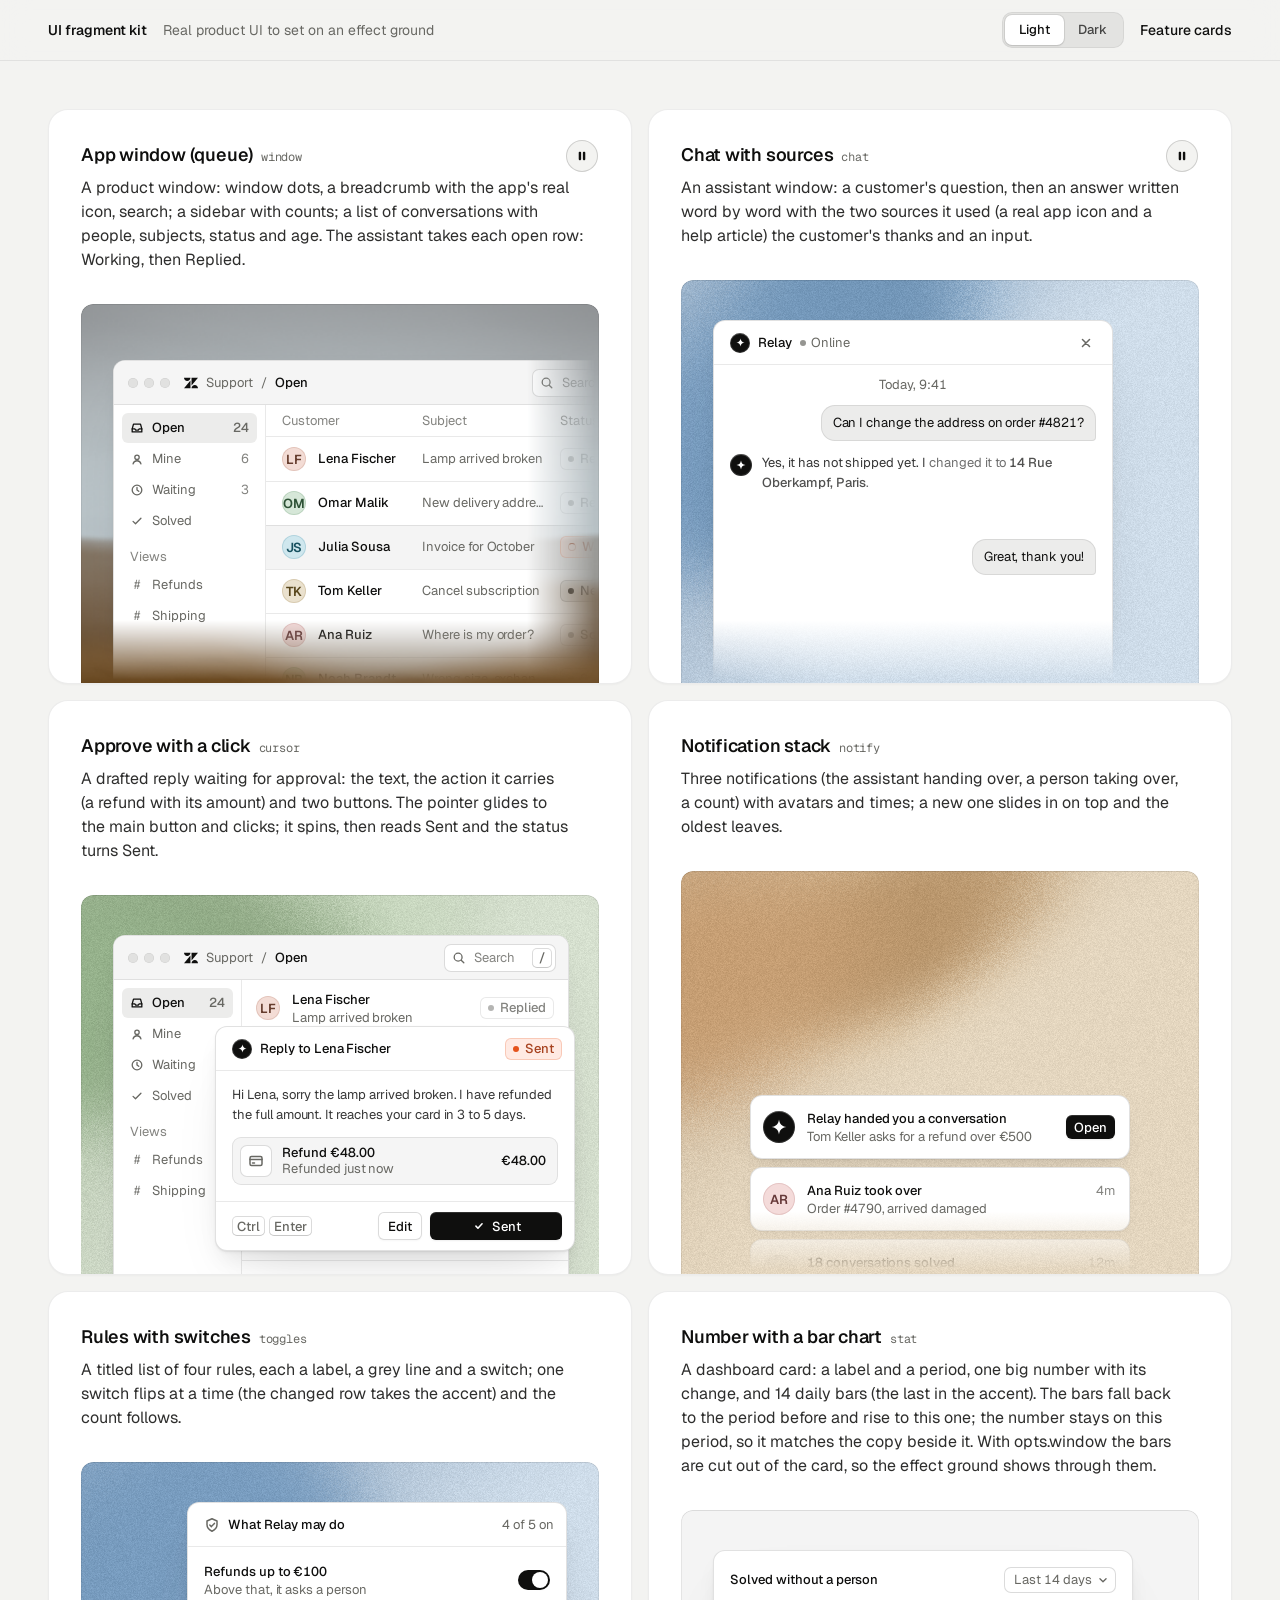
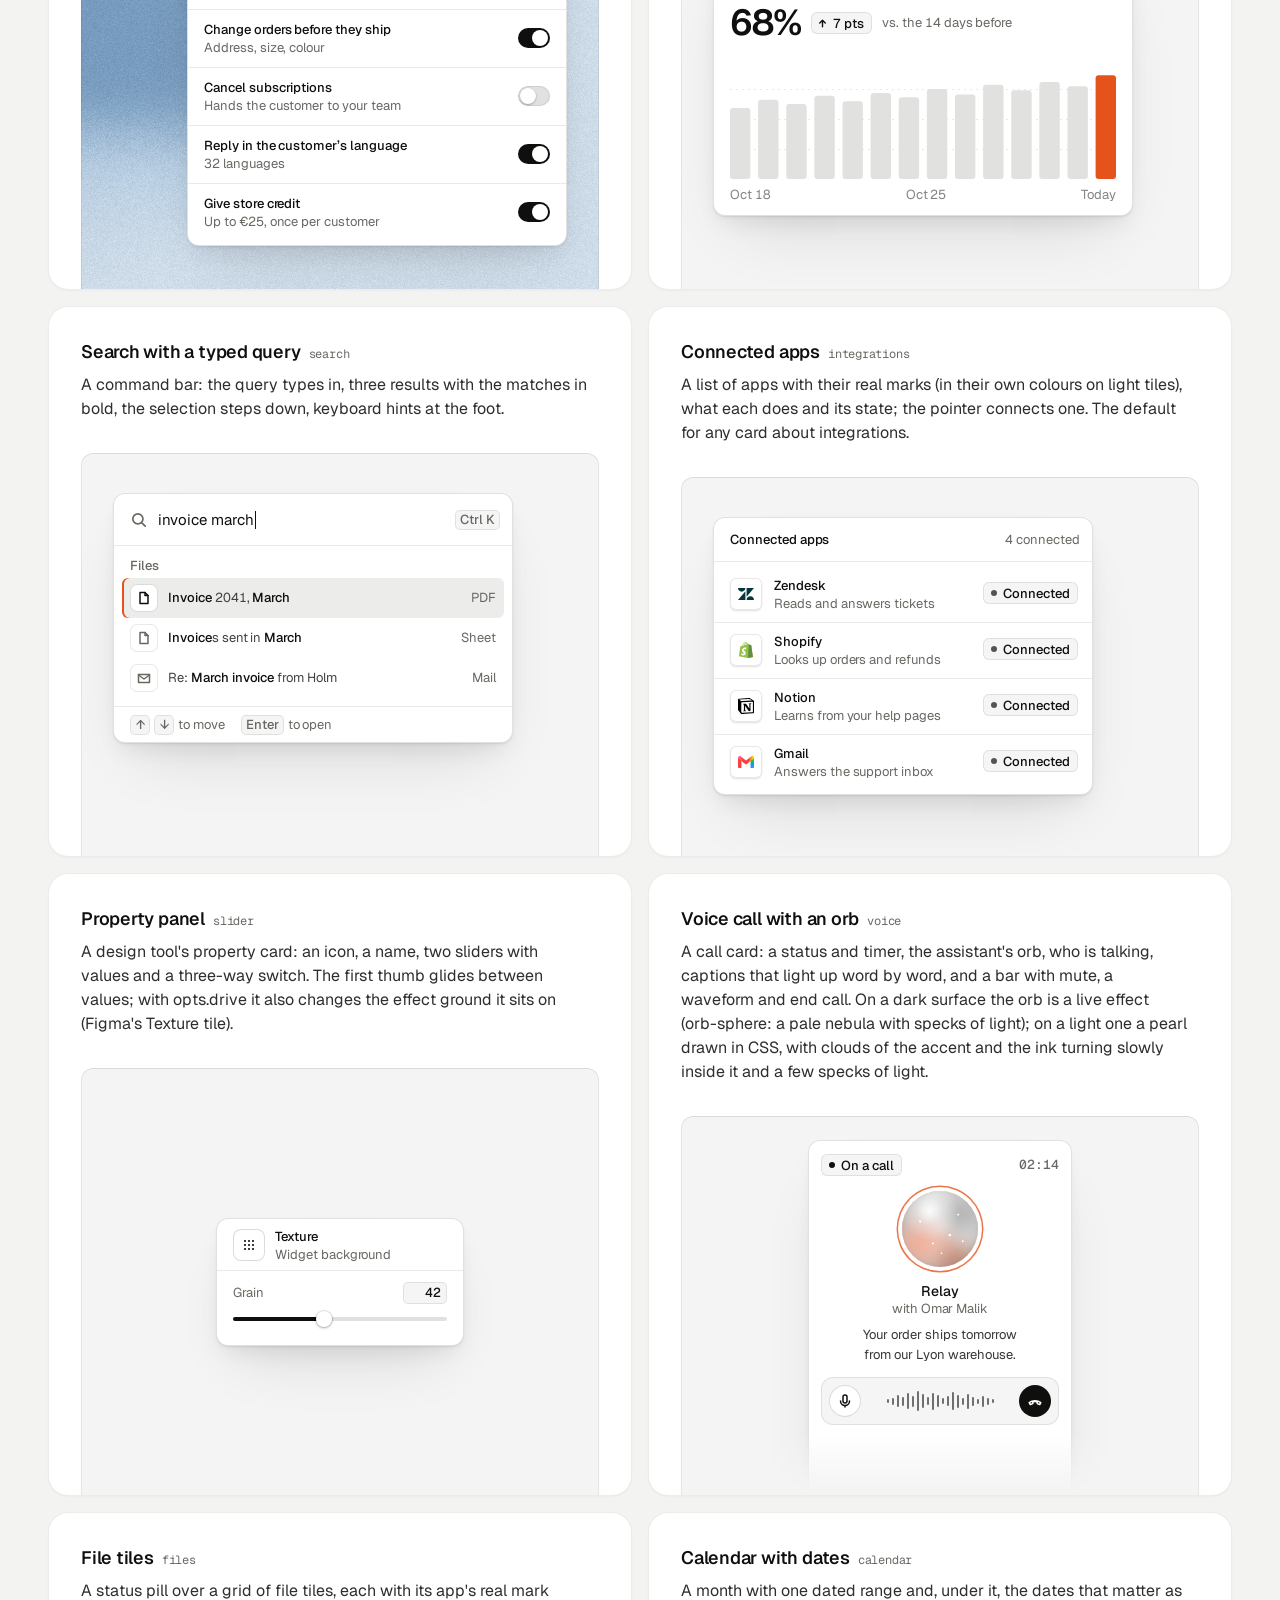
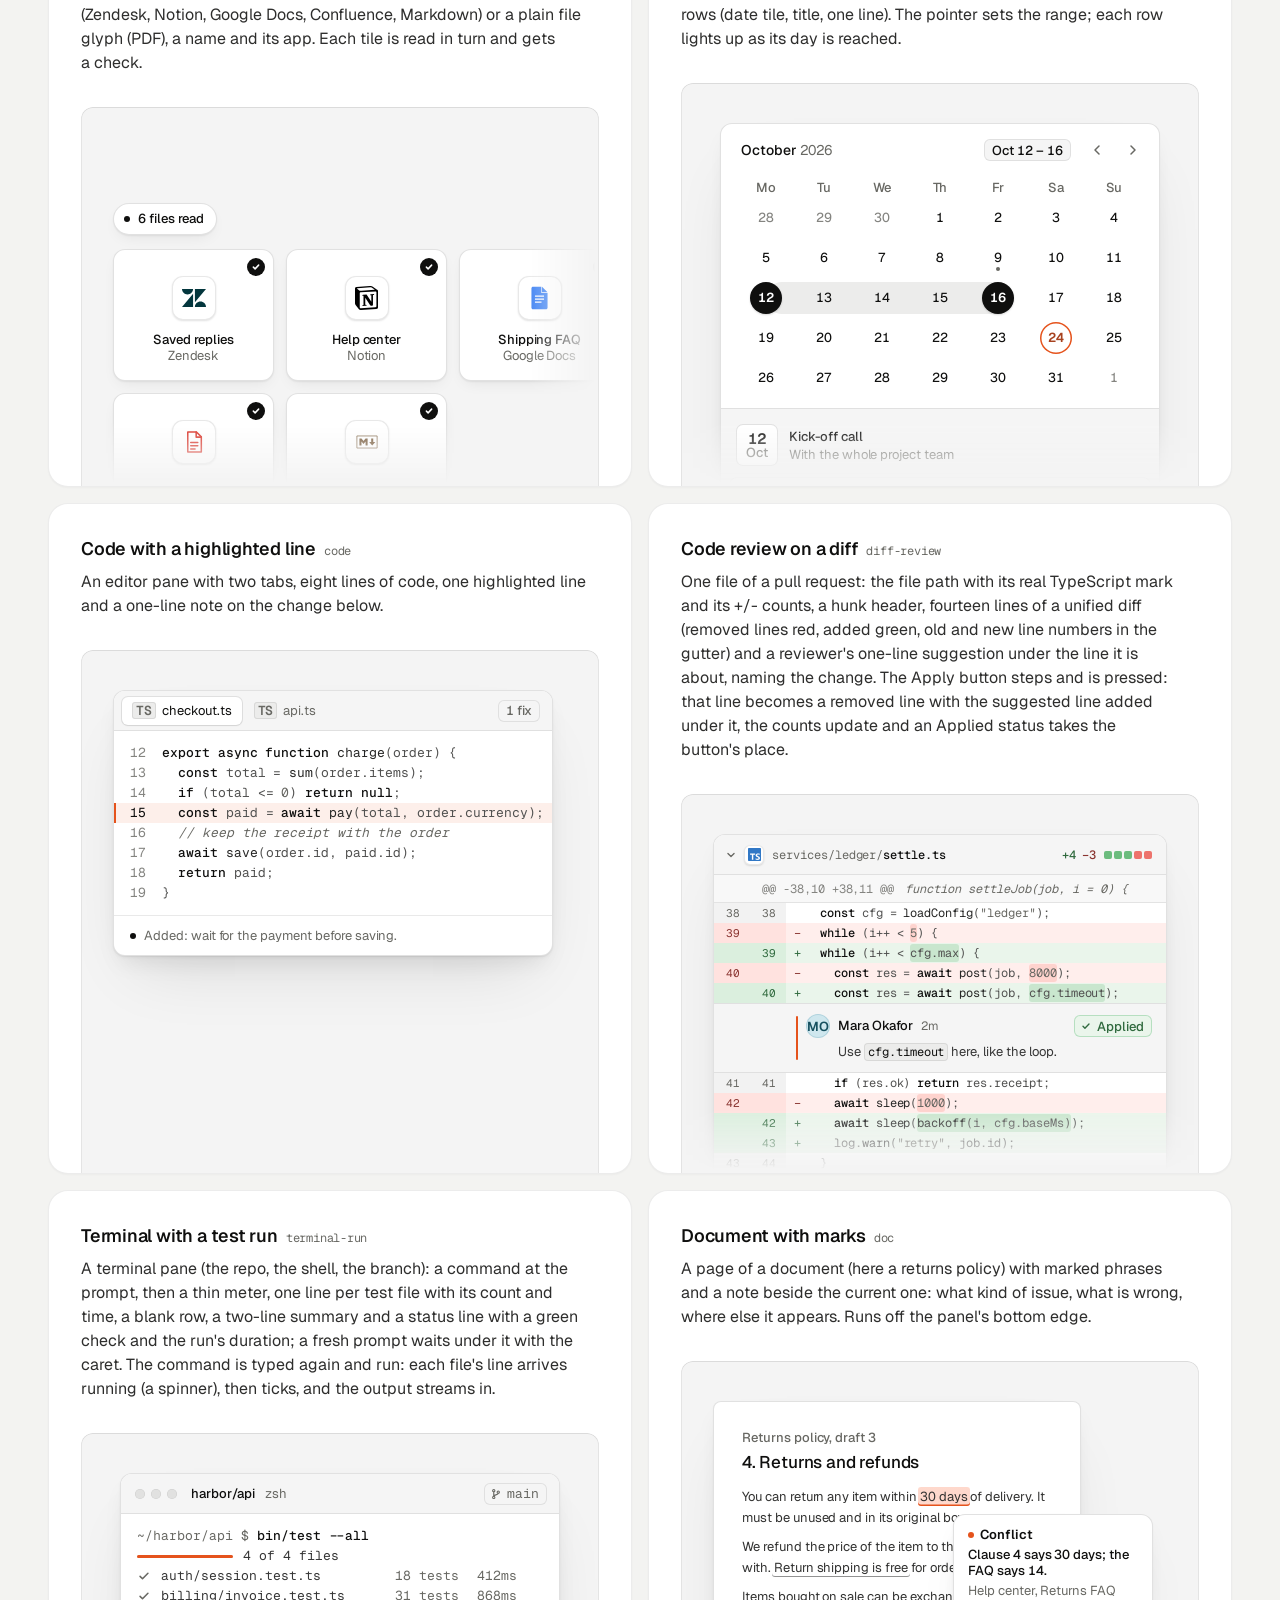
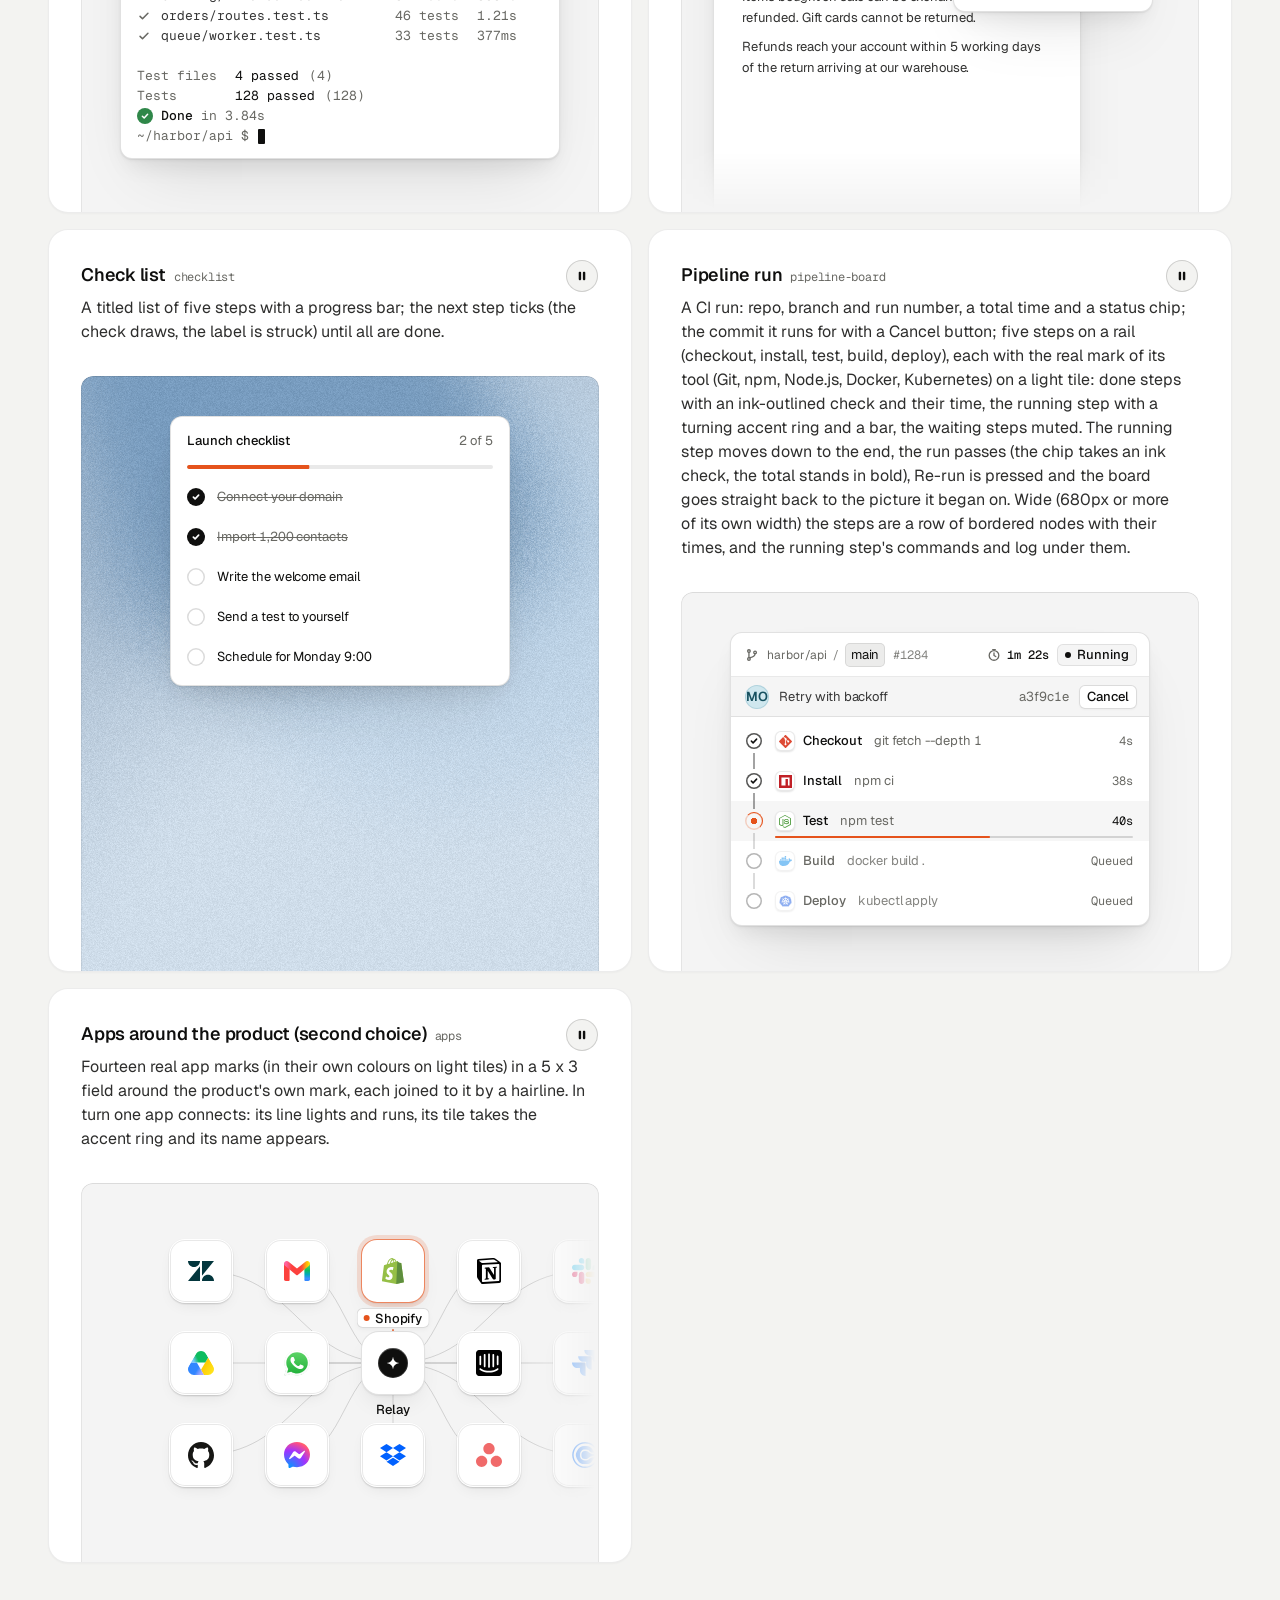
<file: .agents/skills/design-taste-frontend/assets/ui/index.html>
<!doctype html>
<html lang="en" data-theme="light">
<head>
<script>window.__tpGlMax = 16;   /* a gallery shows many live effects at once; a page of a site keeps the default 4 (fx.js) */</script>
<meta charset="utf-8">
<meta name="viewport" content="width=device-width, initial-scale=1">
<title>UI fragment kit</title>
<meta name="description" content="Nineteen pieces of real product UI from the taste-skill kit, each on an effect ground in a feature card.">
<link rel="preconnect" href="https://fonts.googleapis.com">
<link rel="preconnect" href="https://fonts.gstatic.com" crossorigin>
<link href="https://fonts.googleapis.com/css2?family=Geist:wght@300..700&family=Geist+Mono:wght@400;500&display=swap" rel="stylesheet">
<link rel="stylesheet" href="base.css">
<link rel="stylesheet" href="cards.css">
<style>
  :root { --font-text: "Geist", system-ui, sans-serif; --font-display: "Geist", system-ui, sans-serif; --font-mono: "Geist Mono", ui-monospace, monospace; }
  [data-theme="light"] { --bg: #f3f3f1; --card: #ffffff; --ink: #0f0f0e; --muted: #686863; --accent: #e5531c; --accent-ink: #ffffff; --g-bg: #e9e8e4; --g-surface: #f6f5f2; --frag: #ffffff; --warm: #c9a679; }
  [data-theme="dark"] { --bg: #070708; --card: #151517; --ink: #f2f2ef; --muted: #8f9094; --accent: #ff7a3c; --accent-ink: #120c08; --g-bg: #0e0e10; --g-surface: #1b1c1f; --frag: #1c1d20; --warm: #9c9689; }
  * { box-sizing: border-box; }
  html, body { margin: 0; }
  body { font-family: var(--font-text); background: var(--bg); color: var(--ink); -webkit-font-smoothing: antialiased; }
  .panel { --fx-bg: var(--g-bg); --fx-surface: var(--g-surface); --fx-ink: var(--ink); --fx-muted: var(--muted); --fx-accent: var(--hue, var(--warm)); --fx-accent-ink: var(--accent-ink); --calm: var(--g-bg); --p-h: 380px; }
  .top { position: sticky; top: 0; z-index: 20; background: color-mix(in oklab, var(--bg) 86%, transparent); backdrop-filter: blur(14px); -webkit-backdrop-filter: blur(14px); border-bottom: 1px solid color-mix(in oklab, var(--ink) 8%, transparent); }
  .top__in { max-width: 1232px; margin: 0 auto; padding: 0 24px; height: 60px; display: flex; align-items: center; gap: 16px; font-size: 14px; line-height: 20px; }
  .top__in strong { font-weight: 560; }
  .top__in > span { color: var(--muted); }
  .sp { flex: 1; }
  .seg { display: inline-flex; padding: 3px; border-radius: 10px; background: color-mix(in oklab, var(--ink) 6%, var(--bg)); box-shadow: inset 0 0 0 1px color-mix(in oklab, var(--ink) 6%, transparent); }
  .seg button { font: inherit; font-size: 13px; font-weight: 500; border: 0; background: none; color: color-mix(in oklab, var(--ink) 72%, var(--bg)); height: 30px; padding: 0 14px; border-radius: 7px; cursor: pointer; }
  .seg button[aria-pressed="true"] { background: var(--card); color: var(--ink); box-shadow: 0 0 0 1px color-mix(in oklab, var(--ink) 8%, transparent), 0 1px 2px rgb(0 0 0 / .1); }
  .top__in a { color: var(--ink); text-decoration: none; font-weight: 500; }
  main { max-width: 1232px; margin: 0 auto; padding: 48px 24px 96px; }
  .grid { display: grid; grid-template-columns: repeat(2, minmax(0, 1fr)); gap: 16px; }
  .card > h3 code { font: 400 12px/16px var(--font-mono); color: var(--muted); margin-left: 8px; }
  @media (max-width: 860px) { .grid { grid-template-columns: minmax(0, 1fr); } }
  @media (max-width: 600px) { main { padding: 24px 16px 64px; } .top__in { padding: 0 16px; } .top__in > span { display: none; } .panel { --p-h: 340px; } }
</style>
</head>
<body>
<header class="top">
  <div class="top__in">
    <strong>UI fragment kit</strong><span>Real product UI to set on an effect ground</span>
    <span class="sp"></span>
    <div class="seg" role="group" aria-label="Theme"><button type="button" data-mode="light" aria-pressed="true">Light</button><button type="button" data-mode="dark" aria-pressed="false">Dark</button></div>
    <a href="cards.html">Feature cards</a>
  </div>
</header>
<main><div class="grid" id="grid"></div></main>

<script type="module">
  import fx from '../effects/fx.js';
  import ui from './ui.js';
  const index = await fetch('index.json').then(r => r.json());
  // where each one sits, as its meta.json says: anchored at a corner or rising from the bottom and cut by
  // the panel's edge, or whole with 24px or more of ground round it; a fade only where an edge cuts it.
  // Only the compact slider sits in the calm middle (Figma's Texture tile); the cursor dialog is shown
  // where it belongs, over the lower-right edge of a window. [class, fade, style, opts]
  const PLACE = {
    window: ['at-corner', 'stage--fade-br', '--ay:56px'],
    chat: ['at-rise to-edge', 'stage--fade-b'],
    cursor: ['at-over', '', '--bx:24px;--by:24px'],
    notify: ['at-rise fit', 'stage--fade-b', '--ay:calc(100% - 180px);--ay-sm:calc(100% - 180px);--fit-max:380px'],
    toggles: ['at-right', ''],
    stat: ['at-corner', ''],
    search: ['at-corner', ''],
    integrations: ['at-corner', ''],
    slider: ['at-center', '', '', '{"compact":true,"drive":{"param":"grain","min":0.15,"max":0.95}}'],
    voice: ['at-rise to-edge fit', 'stage--fade-b', '--ax:max(24px, 50% - 132px);--ay:24px;--fit-max:264px'],
    files: ['at-corner wide', 'stage--fade-br', '--w:680px;--ay:96px'],
    calendar: ['at-rise fit', 'stage--fade-b', '--fit-max:440px'],
    code: ['at-corner', ''],
    'diff-review': ['at-corner fit', 'stage--fade-b', '--fit-max:480px'],
    'terminal-run': ['at-rise fit', '', '--fit-max:440px'],
    'pipeline-board': ['at-rise fit', '', '--fit-max:420px'],
    doc: ['at-corner to-edge', 'stage--fade-b'],
    checklist: ['at-rise fit', '', '--fit-max:340px'],
    apps: ['at-corner wide', 'stage--fade-br', '--w:560px;--ay:48px'],
  };
  // grounds behind UI are soft lit fields (never a line or dot pattern), on both themes: the bright
  // picture behind dark UI on the dark page, a clear step darker than white UI on the light page
  // the painting stays abstract (a mist over warm sand, level, fully soft) and shows once on the page
  const PAINT = ['painterly-landscape', { blur: 1, brush: 0.35, slope: 0, hillY: 0.3, horizon: 0.62, calm: 0.2, calmX: 0.6, calmY: 0.8, drift: 0, side: 1 }, '{"bg":"#a3b0b6","accent":"#c49a6c"}'];
  const GRAIN = ['grain-gradient', { speed: 0, grainMotion: 0, calm: 0.2, calmX: 0.5, calmY: 0.6, tint: 0.6, contrast: 0.6 }, '{"bg":"#d9ccb7","surface":"#e9e0d2","ink":"#2a2622","muted":"#6f675c","accent":"#a8794a"}'];
  const SKY = [GRAIN[0], GRAIN[1], '{"bg":"#c6d3df","surface":"#d6e0e9","ink":"#25303a","muted":"#5d6873","accent":"#3f6a92"}'];
  const SAGE = [GRAIN[0], GRAIN[1], '{"bg":"#cdd6c6","surface":"#dce3d6","ink":"#262d24","muted":"#5f6a5a","accent":"#6c8e63"}'];
  const GROUND = (m, i) => (m.name === 'slider' ? GRAIN : i === 0 ? PAINT : [GRAIN, SKY, SAGE][i % 3]);
  const q = new URLSearchParams(location.search);
  const grid = document.getElementById('grid');
  grid.innerHTML = index.fragments.map((m, i) => {
    const [at, fade, extra = '', opts = ''] = PLACE[m.name] || ['at-corner', 'stage--fade-br'];
    const [id, params, pal] = GROUND(m, i);
    const w = at === 'at-center' ? '' : ` style="--ax:32px;--ay:40px;${extra}"`;
    const o = opts ? ` data-ui-opts='${opts}'` : '';
    // the cursor is a dialog over a window's edge: the window under it holds still
    const under = m.name === 'cursor' ? `<div class="at-corner" style="--ax:32px;--ay:40px" data-ui-load="window" data-ui-opts='{"compact":true}' data-ui-still></div>` : '';
    return `<article class="card card--row"><h3>${m.title}<code>${m.name}</code></h3><p>${m.shows}</p>
      <div class="panel" data-fx="${id}" data-fx-seed="${(i + 1) * 17}" data-fx-params='${JSON.stringify(params)}' data-fx-palette='${pal}' style="--calm-k:0%">
        <div class="stage ${fade}">${under}<div class="${at}"${w}${o} data-ui-load="${m.name}"></div></div></div></article>`;
  }).join('');
  function setMode(mode) {
    document.documentElement.dataset.theme = mode;
    document.querySelectorAll('.seg button').forEach(b => b.setAttribute('aria-pressed', String(b.dataset.mode === mode)));
  }
  setMode(q.get('mode') === 'dark' ? 'dark' : 'light');
  if (q.has('t')) fx.setClock(+q.get('t'));
  // each ground is drawn once near the screen and kept as a picture (its WebGL context freed), so nineteen
  // panels need one or two contexts, not nineteen
  await Promise.all([ui.loadAll(grid), ui.grounds(grid, fx)]);
  document.documentElement.dataset.ready = '1';
  document.querySelectorAll('.seg button').forEach(b => b.addEventListener('click', async () => {
    setMode(b.dataset.mode);
    for (const el of grid.querySelectorAll('[data-ui]')) el.__ui?.repaint?.();
    await ui.grounds(grid, fx);
  }));
</script>
</body>
</html>
</file>
<file: .agents/skills/design-taste-frontend/assets/system.css>
/*
  taste-skill system.css - the one system for the page. Link it first, then assets/ui/cards.css (the
  feature card, its panel and the fragment placements), then set the palette (--p-*), the fonts and
  the radius set on :root in the page (node scripts/start.mjs prints that block).
  Do not add a second grid, spacing scale, type scale, radius scale, button or card style.
*/

/* ---------------------------------------------------------------- tokens */
:root {
  /* palette (hex only; fx.js reads --bg --surface --ink --muted --accent --accent-ink) */
  --p-bg: #ffffff;
  --p-surface: #f4f4f4;
  --p-ink: #111111;
  --p-muted: #6b6b6b;
  --p-accent: #1a4be0;
  --p-accent-ink: #ffffff;
  --p-action: #1a4be0;      /* buttons, links, focus: the accent, or the ink when the accent is too pale */
  --p-action-ink: #ffffff;
  --p-inv-bg: #111111;
  --p-inv-surface: #1c1c1c;
  --p-inv-ink: #f4f4f4;
  --p-inv-muted: #a3a3a3;
  --p-inv-accent: #ffffff;
  --p-inv-accent-ink: #111111;
  --p-inv-action: #ffffff;
  --p-inv-action-ink: #111111;
  /* the lit ground behind UI and in the closing band (references/cards.md), one per page, tech pages only
     (none on kind other, which is flat): <html data-ground="sand|sky|sage|painting">. system.js gives it to every ground
     that holds UI, on light and dark pages alike; --hue on one panel changes only its accent */
  --ground-bg: #d9ccb7; --ground-surface: #e9e0d2; --ground-ink: #2a2622; --ground-muted: #5a534a; --ground-accent: #a8794a;

  /* fonts */
  --font-display: system-ui, -apple-system, "Segoe UI", sans-serif;
  --font-text: system-ui, -apple-system, "Segoe UI", sans-serif;
  --font-mono: ui-monospace, "SFMono-Regular", Menlo, Consolas, monospace;
  --display-weight: 400;    /* headlines 400; 500 on a tech page (software, gaming, hardware) */
  --display-tracking: -0.025em;

  /* the page rhythm (references/layout-v4.md): one section per screen. The header is fixed and
     --nav tall; every section is padded --padt above and --padb (plus the phone action bar, --bar)
     below, and is exactly one or two screens tall (--h: 1 or 2; --hm on a phone). The hero's words
     start --hgap under the header and its content ends --hpadb above the fold. */
  --nav: 72px;
  --padt: 120px;
  --padb: 72px;
  --hgap: 48px;
  --hpadb: 64px;
  --bar: 0px;
  /* grid: one .wrap (alias .container) for the header, every section and the footer, the same
     --gut on both sides: 1280 wide at x 80-1360 at 1440, 342 at x 24-366 at 390 */
  --container: 1280px;
  --gut: 80px;
  --pad: var(--gut);
  --gutter: 24px;

  /* spacing: 4/8 scale */
  --s-1: 4px;  --s-2: 8px;  --s-3: 12px; --s-4: 16px; --s-5: 24px;
  --s-6: 32px; --s-7: 48px; --s-8: 64px; --s-9: 96px; --s-10: 128px;
  --section: 40px;      /* only a .section outside main (the kit's demo pages); every main > section and
                           footer.closing take --padt and --padb */
  --section-band: 56px; /* the same for an older footer outside footer.closing */
  --head-gap: 48px;     /* the one heading-to-content gap, 32 on a phone (layout.css reads it as --ly-head-gap) */
  --card-pad: 16px;     /* card padding (cards.css sets its own for cards with a panel) */
  --card-gap: 16px;     /* gap between cards */

  /* type scale (the only sizes on the page) */
  --t-label: 13px;
  --t-small: 14px;
  --t-body: 16px;
  --t-lead: 18px;
  --t-card: 18px;
  --t-h3: 24px;
  /* straight lines from the phone size at 390 to the desktop size at 1440 (system.md's table) */
  --t-h2: clamp(30px, 1.72vw + 23.3px, 48px);
  --t-h1: clamp(38px, 3.24vw + 25.4px, 72px);
  /* a big number stays a step under the h2 (VI-11): 38 at 1440, 28 at 390, so it never reads as a
     section heading; a stats row and a price set their own, smaller still */
  --t-stat: clamp(28px, .952vw + 24.29px, 38px);

  /* radius: one scale (soft by default; data-radius on <html> switches it) */
  --r-sm: 8px;  --r-md: 12px; --r-lg: 20px; --r-btn: 8px;

  /* controls (fixed here; a page never adds its own) */
  --btn-h: 44px;
  --btn-h-sm: 36px;
  --nav-h: var(--nav);  /* the older name, kept for the kit's files */
  --icon: 16px;         /* small icons: socials, menu chevrons, mono brand marks */

  /* motion: the one UI ease-out (motion.css --m-ease and ui/base.css --u-ease read it; references/motion.md) */
  --ease: cubic-bezier(.2, .8, .2, 1);
  --dur: 180ms;
}
html[data-radius="sharp"] { --r-sm: 4px; --r-md: 6px;  --r-lg: 8px;  --r-btn: 4px; }
html[data-radius="soft"]  { --r-sm: 8px; --r-md: 12px; --r-lg: 20px; --r-btn: 8px; }
html[data-radius="round"] { --r-sm: 10px; --r-md: 16px; --r-lg: 24px; --r-btn: 999px; }
/* the four lit grounds (references/cards.md); sand is the default above. painting goes with
   painterly-landscape (x.ai's daylight sky over olive hills) */
html[data-ground="sky"]      { --ground-bg: #c6d3df; --ground-surface: #d6e0e9; --ground-ink: #25303a; --ground-muted: #4d5964; --ground-accent: #3f6a92; }
html[data-ground="sage"]     { --ground-bg: #cdd6c6; --ground-surface: #dce3d6; --ground-ink: #262d24; --ground-muted: #535b51; --ground-accent: #6c8e63; }
html[data-ground="painting"] { --ground-bg: #79a8d6; --ground-surface: #a6c4e2; --ground-ink: #16212c; --ground-muted: #273949; --ground-accent: #9c9b3c; }
/* cards.css takes its card and panel radii from this scale */
html[data-radius] .card { --c-r: var(--r-lg); }
html[data-radius] .panel { --p-r: var(--r-md); }

/* a phone: the header 56, the sections padded 96 / 48, the hero's words 40 under the header and its
   content ending 24 above the fold, 24 at both sides, 12 between columns */
@media (max-width: 639px) {
  :root { --nav: 56px; --padt: 96px; --padb: 48px; --hgap: 40px; --hpadb: 24px; --gut: 24px; --gutter: 12px; --card-gap: 12px; --head-gap: 32px; }
}
@media (min-width: 640px) {
  :root { --gut: 48px; --section: 48px; --section-band: 72px; --card-pad: 24px; }
}
@media (min-width: 1024px) {
  :root { --gut: 80px; --section: 56px; --section-band: 96px; --card-gap: 24px;
          --t-lead: 20px; --t-card: 20px; --t-h3: 28px; }
  /* a place (and a local service): the 1200 column at x 120-1320 */
  html[data-type="place"] { --gut: 120px; --container: 1200px; }
}
/* a place (VI-06, ST-96, PH-23): its own smaller type (h1 48/53 and 32/37, h2 32/40 and 24/30, titles
   and the sub-line 20 and 18), the Recipe 3 hero's gap under its photograph (40, 24 on a phone),
   square photographs and cards and 2px buttons, whatever data-radius and data-buttons say */
:root[data-type="place"] {
  --hgap: 40px;
  --t-h1: clamp(32px, 1.524vw + 26.06px, 48px);
  --t-h2: clamp(24px, .762vw + 21px, 32px);
  --t-h3: clamp(20px, .381vw + 18.51px, 24px);
  --r-sm: 2px; --r-md: 0px; --r-lg: 0px; --r-btn: 2px;
}
:root[data-type="place"] :is(h1, .t-h1) { line-height: 1.104; }
:root[data-type="place"] :is(h2, .t-h2) { line-height: 1.25; }
@media (max-width: 639px) {
  :root[data-type="place"] { --hgap: 24px; }
  :root[data-type="place"] :is(h1, .t-h1) { line-height: 1.156; }
}

/* ---------------------------------------------------------------- grounds (at most three) */
:root, .ground-base {
  --bg: var(--p-bg); --surface: var(--p-surface); --ink: var(--p-ink); --muted: var(--p-muted);
  --accent: var(--p-accent); --accent-ink: var(--p-accent-ink); --card: var(--p-surface);
  --action: var(--p-action); --action-ink: var(--p-action-ink);
}
.ground-surface {
  --bg: var(--p-surface); --surface: var(--p-bg); --ink: var(--p-ink); --muted: var(--p-muted);
  --accent: var(--p-accent); --accent-ink: var(--p-accent-ink); --card: var(--p-bg);
  --action: var(--p-action); --action-ink: var(--p-action-ink);
}
.ground-inverse {
  --bg: var(--p-inv-bg); --surface: var(--p-inv-surface); --ink: var(--p-inv-ink); --muted: var(--p-inv-muted);
  --accent: var(--p-inv-accent); --accent-ink: var(--p-inv-accent-ink); --card: var(--p-inv-surface);
  --action: var(--p-inv-action); --action-ink: var(--p-inv-action-ink);
}
:root, .ground-base, .ground-surface, .ground-inverse {
  --line: color-mix(in oklab, var(--ink) 11%, transparent);
  --line-strong: color-mix(in oklab, var(--ink) 20%, transparent);
  /* effects (fx.js) and UI fragments (assets/ui) take the colours of the ground they sit on */
  --fx-bg: var(--bg); --fx-surface: var(--surface); --fx-ink: var(--ink); --fx-muted: var(--muted);
  --fx-accent: var(--accent); --fx-accent-ink: var(--accent-ink);
  --ui-font: var(--font-text); --ui-mono: var(--font-mono); --ui-radius: var(--r-md);
}
.ground-base, .ground-surface, .ground-inverse { background: var(--bg); color: var(--ink); }

/* ---------------------------------------------------------------- base */
*, *::before, *::after { box-sizing: border-box; }
/* an anchor lands on the section's top (the judge's frame): the fixed header covers --nav of its --padt */
html { -webkit-text-size-adjust: 100%; scroll-padding-top: 0; scroll-behavior: auto; margin: 0; }
body {
  margin: 0; background: var(--bg); color: var(--ink);
  font: 400 var(--t-body)/1.55 var(--font-text);
  -webkit-font-smoothing: antialiased; text-rendering: optimizeLegibility; overflow-x: clip;
}
img, svg, video, canvas { display: block; max-width: 100%; }
/* hidden means hidden, also on an img the line above makes a block (a menu tab's photograph, a peek photograph) */
[hidden] { display: none !important; }
img, video { height: auto; }
a { color: inherit; text-decoration: none; }
button { font: inherit; color: inherit; }
h1, h2, h3, h4, p, ul, ol, figure, blockquote { margin: 0; }
ul, ol { padding: 0; list-style: none; }
h1, h2, h3, h4 {
  font-family: var(--font-display); font-weight: var(--display-weight);
  letter-spacing: var(--display-tracking); text-wrap: balance; overflow-wrap: break-word;
  /* a long word (a German compound at 390) breaks at a syllable with a hyphen, in the language of <html lang>;
     only words of 10 letters or more, 4 at least on each side, so a short English heading never breaks */
  hyphens: auto; -webkit-hyphens: auto; hyphenate-limit-chars: 10 4 4;
}
h1, .t-h1 { font-size: var(--t-h1); line-height: 1.04; }
h2, .t-h2 { font-size: var(--t-h2); line-height: 1.1; }
h3, .t-h3 { font-size: var(--t-h3); line-height: 1.2; }
h4, .t-card { font-family: var(--font-text); font-weight: 500; font-size: var(--t-card); line-height: 1.3; letter-spacing: -0.01em; }
p { text-wrap: pretty; }
.t-lead  { font-size: var(--t-lead); line-height: 1.5; }
.t-body  { font-size: var(--t-body); line-height: 1.55; }
.t-small { font-size: var(--t-small); line-height: 1.5; }
.t-label { font-size: var(--t-label); font-weight: 500; line-height: 1.4; letter-spacing: 0.01em; }
.t-stat  { font-family: var(--font-display); font-weight: var(--display-weight); font-size: var(--t-stat);
           line-height: 1; letter-spacing: var(--display-tracking); font-variant-numeric: tabular-nums; }
.muted { color: var(--muted); }
.mono  { font-family: var(--font-mono); }
.measure { max-width: 62ch; }
:focus-visible { outline: 2px solid var(--action); outline-offset: 2px; border-radius: 2px; }
::selection { background: color-mix(in oklab, var(--accent) 30%, transparent); }

/* ---------------------------------------------------------------- grid */
.wrap, .container { width: min(100% - 2 * var(--gut), var(--container)); margin-inline: auto; padding-inline: 0; }
.grid { display: grid; grid-template-columns: repeat(12, minmax(0, 1fr)); column-gap: var(--gutter); row-gap: var(--card-gap); }
.grid > * { min-width: 0; grid-column: 1 / -1; }
.section { padding-block: var(--section); }

/* ---------------------------------------------------------------- one section per screen
   The page is a stack of screens. Framed at scrollY = k x the screen height, a shot shows exactly one
   section: the hero alone on the first screen, every other section (and footer.closing, the close and
   the footer in one) exactly one or two screens tall, its h2 first, --padt under its top. Heights
   and padding do it: no pinning, snapping or script.
     <section class="section" id=".." style="--h: 2">     (2 screens; --hm sets a phone's count alone)
       <div class="wrap"> the h2 first, then the content </div>     (the one in-flow child)
     </section>
   A layer (a full-bleed photograph or ground behind the words) is an <img class="layer" aria-hidden="true">
   beside the .wrap. Content must fit: one screen holds 708px of content at 1440x900 (900 - 120 - 72),
   two hold 1,608 (the second screen's part starts --padt under its top with .g2). From 640 to 1279 a
   section keeps at least its screens and grows past them rather than overlap the next. */
main > :is(section, .section), footer.closing {
  position: relative; box-sizing: border-box;
  height: calc(var(--h, 1) * 100vh); height: calc(var(--h, 1) * 100svh);
  padding: var(--padt) 0 calc(var(--padb) + var(--bar));
}
main > :is(section, .section) > :is(.wrap, .container), footer.closing > .wrap { position: relative; z-index: 1; height: 100%; }
main > :is(section, .section) > :is(.wrap, .container):not(.grid) { display: flex; flex-direction: column; }
/* a .wrap that is the section's grid too (class="wrap grid"): its rows start at the top */
main > :is(section, .section) > :is(.wrap, .container).grid { align-content: start; }
/* .fill: the block that takes what the screen leaves under the heading (a photograph, a frame) */
main > :is(section, .section) > .wrap > .fill { flex: 1 1 0; min-height: 0; }
/* two screens as two groups: row 1 the h2 and the first group, row 2 the rest (no second h2), starting
   --padt under the second screen's top, so the second shot looks like any other section */
main > :is(section, .section).g2, footer.closing.g2 { --h: 2; }
main > :is(section, .section).g2 > :is(.wrap, .container), footer.closing.g2 > .wrap { display: grid; grid-template-rows: minmax(0, 1fr) minmax(0, 1fr); row-gap: calc(var(--padt) + var(--padb) + var(--bar)); }
main > :is(section, .section).g2 > :is(.wrap, .container) > *, footer.closing.g2 > .wrap > * { min-height: 0; align-self: start; }
main > :is(section, .section).g2 > :is(.wrap, .container) > :is(.group, .fill) { align-self: stretch; }
/* a group: one screen's part of a .g2 section (its h2 and first rows, or the rest) */
.group { display: flex; flex-direction: column; min-height: 0; }
/* each screen's card row runs down to that screen's foot (the cards stretch, their panels grow), so
   the second screen of a .g2 is never a short row over an empty ground; both rows end on the same line */
@media (min-width: 1024px) {
  main > :is(section, .section).g2 > .wrap > .grid:last-child,
  main > :is(section, .section).g2 > .wrap > .group > .grid:last-child { align-self: stretch; flex: 1 1 auto; min-height: 0; }
}
.group > .fill { flex: 1 1 0; min-height: 0; }
@media (min-width: 640px) and (max-width: 1279px) {
  main > :is(section, .section):not(.hero, .section--hero), footer.closing {
    height: auto; min-height: calc(var(--h, 1) * 100vh); min-height: calc(var(--h, 1) * 100svh);
  }
  /* the section is a column and its .wrap takes all of it, so a .fill (a photograph, a frame) still
     grows to the section's foot (a min-height percentage would not resolve, leaving it at its least) */
  /* :where() keeps it at no weight, so a page's own phone- or tablet-only hiding (section.desk-only { display: none }) wins */
  :where(main > :is(section, .section):not(.hero, .section--hero), footer.closing) { display: flex; flex-direction: column; }
  main > :is(section, .section):not(.hero, .section--hero) > :is(.wrap, .container), footer.closing > .wrap { flex: 1 0 auto; height: auto; min-height: 0; }
}
/* a phone: lvh (the screen with its bars hidden) for every section but the hero; --hm when stacking
   makes the content taller than the desktop count */
@media (max-width: 639px) {
  /* at least its screens, never less: content a screen cannot hold makes the section taller (the rhythm
     check then asks for --hm: 2 or less content); a fixed height would lay its last rows over the next
     section, the fault the phone shots showed most (a list under the closing heading and its button) */
  main > :is(section, .section):not(.hero, .section--hero), footer.closing {
    height: auto; min-height: calc(var(--hm, var(--h, 1)) * 100vh); min-height: calc(var(--hm, var(--h, 1)) * 100lvh);
  }
  /* one grid row at least the screens tall that grows with the .wrap's content: the .wrap is stretched to
     it, so its .fill and its two groups still share a definite height */
  /* (at no weight, as on the tablet: a page's own section.desk-only { display: none } still hides it) */
  :where(main > :is(section, .section):not(.hero, .section--hero):has(> :is(.wrap, .container)), footer.closing) {
    display: grid; grid-template-columns: minmax(0, 1fr); grid-template-rows: 1fr; grid-auto-rows: auto;
  }
  main > :is(section, .section):not(.hero, .section--hero) > :is(.wrap, .container), footer.closing > .wrap { height: auto; }
  main > :is(section, .section).g2m, footer.closing.g2m { --hm: 2; }
  main > :is(section, .section).g2m > :is(.wrap, .container), footer.closing.g2m > .wrap { display: grid; grid-template-rows: minmax(0, 1fr) minmax(0, 1fr); row-gap: calc(var(--padt) + var(--padb) + var(--bar)); }
  /* stacked in one, the two groups keep the open cards' 32px, so the first group's last panel never meets
     the next card's title */
  main > :is(section, .section).g2:not(.g2m) > :is(.wrap, .container) { display: flex; row-gap: var(--s-6); }
  /* what the two screens leave goes around the second group, so it opens below the header, not on the fold */
  main > :is(section, .section).g2:not(.g2m) > :is(.wrap, .container) > :last-child { margin-block: auto; }
  main > :is(section, .section).g2:not(.g2m) > :is(.wrap, .container) > * { align-self: stretch; }
}
/* a layer: the photograph or ground of a whole section, under its words, edge to edge */
main > :is(section, .section) > :is(img, video, canvas, picture).layer,
footer.closing > :is(img, video, canvas, picture).layer {
  position: absolute; inset: 0; z-index: 0; width: 100%; height: 100%; max-width: none; object-fit: cover; object-position: var(--pos, 50% 50%);
}
main > :is(section, .section) > picture.layer > img { width: 100%; height: 100%; object-fit: cover; }

/* the hero: exactly the first screen, the fixed header over its top. Its words start --hgap under the
   header (--photo adds a full-bleed photograph's height above them on a place); its content ends
   --hpadb above the fold, and nothing of the next section shows, at 1440, 1024, 820 and 390.
     <section class="hero hero--<type>"><div class="wrap"><div class="hero-text"> .. </div>[one strip]</div></section>
   .hero-text holds the whole composition (the words, and the picture or window beside or under them);
   one docked strip (logos, three facts) may follow it, at most 96px, desktop only. */
main > :is(.hero, .section--hero) {
  height: 100vh; height: 100svh; min-height: 0;
  padding: calc(var(--nav) + var(--photo, 0px) + var(--hgap)) 0 calc(var(--hpadb) + var(--bar));
}
:is(.hero, .section--hero) > .wrap { height: 100%; display: grid; grid-template-rows: minmax(0, 1fr) auto; row-gap: var(--s-7); }
:is(.hero, .section--hero) > .wrap > .hero-text { min-height: 0; }
/* a phone: the hero is at least the first screen and grows when a short phone (320x640) cannot hold its
   words, buttons and picture, so nothing of it lies over the next section or under the header */
@media (max-width: 639px) {
  main > :is(.hero, .section--hero) { height: auto; min-height: 100vh; min-height: 100svh; }
  main > :is(.hero, .section--hero):has(> :is(.wrap, .container)) { display: grid; grid-template-columns: minmax(0, 1fr); grid-template-rows: 1fr; grid-auto-rows: auto; }
  main > :is(.hero, .section--hero) > :is(.wrap, .container) { height: auto; }
}
:is(.hero, .section--hero) > .wrap > .hero-strip { grid-row: 2; max-height: 96px; }
@media (max-width: 639px) { :is(.hero, .section--hero) > .wrap > .hero-strip { display: none; } }
.section--hero .section-head { max-width: 860px; }
/* the starter's own hero (hero-split): the words on span-5 top-aligned, the picture on span-6 start-7
   as tall as the hero's content box (at most 716 at 1440x900); a phone stacks words, then the picture
   in what is left */
.hero-text.hero-split { height: 100%; align-items: stretch; }
.hero-split > .hero-copy { align-self: start; }
.hero-split > .hero-visual { position: relative; min-height: 0; height: 100%; }
@media (max-width: 1023px) {
  .hero-text.hero-split { display: flex; flex-direction: column; gap: var(--s-6); }
  .hero-split > .hero-visual { flex: 1 1 0; min-height: 200px; height: auto; }
}
.hero-copy > * + * { margin-top: var(--s-5); }
/* the h1 first in the words' column: its capitals start on the picture's top line, not the line box's
   (the leading above the capitals would put the words about 12px under the photograph's top) */
.hero-copy > h1:first-child { text-box: trim-start cap alphabetic; }
.hero-copy > .btn-row { margin-top: var(--s-6); }
/* three short facts at the foot of the words' column, on the picture's bottom line (no dead space
   under the buttons): <dl class="hero-facts"><div><dt>..</dt><dd>..</dd></div> x3</dl> */
@media (min-width: 1024px) {
  .hero-split > .hero-copy { height: 100%; display: flex; flex-direction: column; }
  .hero-split > .hero-copy > .hero-facts { margin-top: auto; }
}
.hero-facts { display: grid; grid-template-columns: repeat(3, minmax(0, 1fr)); gap: var(--s-5) var(--gutter); margin: 0; }
.hero-facts > div { display: grid; gap: var(--s-1); align-content: start; }
.hero-facts dt { font-size: var(--t-small); color: var(--muted); }
.hero-facts dd { margin: 0; font-weight: 500; }
@media (max-width: 1023px) { .hero-facts { display: none; } }
/* a notice line above the h1 (changed hours, a delivery cut-off): one line with a number, static,
   starting on the left line like the h1 under it */
.hero-notice { font-size: var(--t-small); font-weight: 500; color: var(--ink); }
.hero-notice b, .hero-notice strong { font-weight: 500; color: var(--accent); }
.hero-copy > .hero-notice + h1 { margin-top: var(--s-5); }

/* a phone: open tiles from a row of three or four (rooms, goods, beans) go two-up, an odd last one
   across the row, so a row of three fits one 844px screen (stacked one under another they need two) */
@media (max-width: 639px) {
  .grid > .tile:is(.span-3, .span-4) { grid-column: auto / span 6; }
  .grid > .tile:is(.span-3, .span-4):nth-child(odd of .tile):nth-last-child(1 of .tile) { grid-column: 1 / -1; }
  .grid > .tile:is(.span-3, .span-4) .tile__head { flex-wrap: wrap; gap: 0 var(--s-2); }
}
/* a phone: open cards (words on the ground, the panel under them) stacked one under another keep 32px
   between a panel's foot and the next card's title, so a title never reads as the panel's caption */
@media (max-width: 639px) { .grid:has(> .card--open) { row-gap: var(--s-6); } }
/* a phone stacks a two-screen section's four open tiles into its two screens: their panels take 180px (a wide
   crop), so the h2 and the first two tiles of two lines each end on the first screen and the four inside both,
   not a third of a screen past. A page that sets its group's own --p-h (#features .panel) sets its phone value
   too, as the starter does */
@media (max-width: 639px) { main > :is(section, .section).g2 .card--open > .panel { --p-h: 180px; } }
/* spans: desktop >= 1024. Tablet 640-1023: text cards on span-3 and span-6 go two-up; cards with a
   panel (a visual needs the width; the one exception is a span-6 pair, below)
   and everything else (split text and visuals, span-4 cards, span-5/7/8 blocks) take the full row, so a split stacks and no row is left half empty. Phone < 640: one column. */
@media (min-width: 640px) and (max-width: 1023px) {
  .grid > .card.span-3:not(:has(> .panel)), .grid > .card.span-6:not(:has(> .panel)) { grid-column: auto / span 6; }
  /* the one exception with a panel: a 2x2 (or a pair) of span-6 cards stays two-up from 720px (a panel
     of about 310px and more, wide enough for a kit fragment), so four cards take one or two screens
     at 768-820 instead of a card per row (four stacked panels run past two screens). Split cards and
     every other span keep the full row. Under 720 a card per row. */
  @media (min-width: 720px) {
    .grid > .card.span-6:has(> .panel):not(.card--split) { grid-column: auto / span 6; }
    .grid > .card.span-6:has(> .panel):not(.card--split):nth-child(odd of .card.span-6):nth-last-child(1 of .card.span-6) { grid-column: 1 / -1; }
  }
  /* open tiles (rooms, models, people, a photo pair) go two-up; an odd last one takes the row */
  .grid > .tile:is(.span-3, .span-4, .span-6) { grid-column: auto / span 6; }
  .grid > .tile:is(.span-3, .span-4, .span-6):nth-child(odd of .tile):nth-last-child(1 of .tile) { grid-column: 1 / -1; }
}
@media (min-width: 1024px) {
  .span-2  { grid-column: auto / span 2; }
  .span-3  { grid-column: auto / span 3; }
  .span-4  { grid-column: auto / span 4; }
  .span-5  { grid-column: auto / span 5; }
  .span-6  { grid-column: auto / span 6; }
  .span-7  { grid-column: auto / span 7; }
  .span-8  { grid-column: auto / span 8; }
  .span-9  { grid-column: auto / span 9; }
  .span-10 { grid-column: auto / span 10; }
  .span-12 { grid-column: auto / span 12; }
  .start-1 { grid-column-start: 1; } .start-2 { grid-column-start: 2; } .start-3 { grid-column-start: 3; }
  .start-5 { grid-column-start: 5; } .start-6 { grid-column-start: 6; } .start-7 { grid-column-start: 7; }
  .start-4 { grid-column-start: 4; } .start-8 { grid-column-start: 8; } .start-9 { grid-column-start: 9; }
  .start-10 { grid-column-start: 10; }
  /* a split is top-aligned: the words' first line and the picture's top on one line (never centred
     against each other, never mirrored: text left, the visual right, on every split of the page) */
  .grid--middle, .grid--top { align-items: start; }
}
/* card rows: every card in a row the same height (a plain .grid stretches them) */
.grid:is(.grid--middle, .grid--top) > .card { align-self: stretch; }
/* 1024-1279: a span-4 card's panel would be about 220px wide, too narrow for real UI. Cards with a
   panel on span-4 go two-up, a span-8 one takes the row, and an odd last one takes the row too
   (steps, proof row: two, then one wide; bento: the wide card, then the four small ones two by two) */
@media (min-width: 1024px) and (max-width: 1279px) {
  .grid > .card.span-4:has(> .panel) { grid-column: auto / span 6; }
  .grid > .card.span-8:has(> .panel),
  .grid > .card.span-4:has(> .panel):nth-child(odd of .card.span-4):nth-last-child(1 of .card.span-4) { grid-column: 1 / -1; }
}

/* ---------------------------------------------------------------- section heading */
.section-head { max-width: 760px; margin-bottom: var(--head-gap); display: grid; gap: var(--s-4); }
/* every heading starts on the left line (a centred head among left ones reads as a mistake): the
   old centred head is left-aligned too */
.section-head--center { text-align: left; justify-items: start; }
/* a head row: the h2 (and its line) left, one link or the section's button at the right line */
.section-head--split { max-width: none; display: flex; align-items: end; justify-content: space-between; gap: var(--s-5); flex-wrap: wrap; }
.section-head--split > div { display: grid; gap: var(--s-4); max-width: 760px; }
.section-head p { color: var(--ink); font-size: var(--t-lead); line-height: 1.5; max-width: 60ch; }
.section-head--row { max-width: none; display: flex; align-items: end; justify-content: space-between; gap: var(--s-5); flex-wrap: wrap; }
.section-head--row > div { display: grid; gap: var(--s-4); max-width: 760px; }
/* the hero row (hero-product, hero-cycle): the h1 and its line left, the buttons right, across 1280 */
.section--hero .section-head--row { max-width: none; }

/* ---------------------------------------------------------------- buttons (one pair, a dealt look)
   One pair a page, .btn--primary and .btn--secondary, in the look dealt with the page (sections.md)
   and set once on <html data-buttons>; the markup never changes:
     solid  filled primary, outlined secondary, the radius scale (Figma; the default)
     pill   pills, a chevron after the primary's label, a tinted secondary (x.ai)
     tonal  the radius scale, a tinted secondary with no outline (Linear, Vercel)
     arrow  an arrow after the primary's label; the secondary is a text link with an arrow (Stripe)
     block  near-square corners, 48px tall; the secondary is an underlined text link (shops, hotels) */
.btn {
  display: inline-flex; align-items: center; justify-content: center; gap: var(--s-2);
  height: var(--btn-h); padding: 0 var(--s-5); border-radius: var(--r-btn); border: 1px solid transparent;
  font: 500 var(--t-body)/1 var(--font-text); letter-spacing: 0; white-space: nowrap; cursor: pointer;
  transition: background-color var(--dur) var(--ease), color var(--dur) var(--ease), border-color var(--dur) var(--ease), text-decoration-color var(--dur) var(--ease);
}
.btn--primary { background: var(--action); color: var(--action-ink); }
.btn--primary:hover { background: color-mix(in oklab, var(--action) 86%, var(--ink)); }
/* an inverted primary (the action is the ground's ink: a brand band, a lit ground): its hover steps toward the ground, as the filled one steps toward the ink */
.ground-brand .btn--primary:hover { background: color-mix(in oklab, var(--action) 88%, var(--bg)); }
/* the ground's own colour with a clear border: never grey on grey, readable on an effect too */
.btn--secondary { background: var(--bg); color: var(--ink); border-color: var(--line-strong); }
.btn--secondary:hover { background: color-mix(in oklab, var(--bg) 94%, var(--ink)); border-color: color-mix(in oklab, var(--ink) 35%, transparent); }
.btn--sm { height: var(--btn-h-sm); padding: 0 var(--s-4); font-size: var(--t-small); }
html[data-buttons="pill"] { --r-btn: 999px; }
html[data-buttons="block"] { --r-btn: 2px; --btn-h: 48px; }
html:is([data-buttons="pill"], [data-buttons="tonal"]) .btn--secondary { background: color-mix(in oklab, var(--ink) 8%, var(--bg)); border-color: transparent; }
html:is([data-buttons="pill"], [data-buttons="tonal"]) .btn--secondary:hover { background: color-mix(in oklab, var(--ink) 14%, var(--bg)); border-color: transparent; }
/* arrow and block: the secondary is a text link at the button's height (no box: one button look) */
html:is([data-buttons="arrow"], [data-buttons="block"]) .btn--secondary {
  background: none; border-color: transparent; padding-inline: var(--s-2);
  text-decoration: underline; text-underline-offset: 4px; text-decoration-color: var(--line-strong);   /* the .link look */
}
html:is([data-buttons="arrow"], [data-buttons="block"]) .btn--secondary:hover { background: none; border-color: transparent; text-decoration-color: currentColor; }
/* the glyph after a label: a chevron (pill) or an arrow (arrow), drawn so every font shows the same */
html[data-buttons="pill"] .btn--primary::after,
html[data-buttons="arrow"] :is(.btn--primary, .btn--secondary)::after {
  content: ""; flex: none; width: 12px; height: 12px; margin-right: -2px; background: currentColor;
  -webkit-mask: var(--btn-glyph) center / contain no-repeat; mask: var(--btn-glyph) center / contain no-repeat;
  transition: transform var(--dur) var(--ease);
}
html[data-buttons="pill"] { --btn-glyph: url("data:image/svg+xml,%3Csvg xmlns='http://www.w3.org/2000/svg' viewBox='0 0 12 12'%3E%3Cpath d='M4.5 2.5 8 6l-3.5 3.5' fill='none' stroke='black' stroke-width='1.6' stroke-linecap='round' stroke-linejoin='round'/%3E%3C/svg%3E"); }
html[data-buttons="arrow"] { --btn-glyph: url("data:image/svg+xml,%3Csvg xmlns='http://www.w3.org/2000/svg' viewBox='0 0 12 12'%3E%3Cpath d='M1.5 6h8.5M6.5 2.5 10 6l-3.5 3.5' fill='none' stroke='black' stroke-width='1.5' stroke-linecap='round' stroke-linejoin='round'/%3E%3C/svg%3E"); }
@media (hover: hover) and (pointer: fine) { html:is([data-buttons="pill"], [data-buttons="arrow"]) .btn:hover::after { transform: translateX(3px); } }
.btn:active { transform: translateY(1px) scale(.985); }
.btn--arrow::after { content: "\2192"; transition: transform var(--dur) var(--ease); }
@media (hover: hover) and (pointer: fine) { .btn--arrow:hover::after { transform: translateX(3px); } }
/* the drawn arrow (assets/motion: its stem grows and its head moves 3px on hover), the last child of
   a primary button, a pill or a link: <svg class="m-arrow" viewBox="0 0 12 12" aria-hidden="true">
   <path class="m-arrow__stem" d="M1 6h8"/><path class="m-arrow__head" d="M4.5 2.5 8 6l-3.5 3.5"/></svg>.
   It replaces the dealt glyph, so a button never shows two */
.m-arrow { flex: none; width: 12px; height: 12px; margin-right: -2px; overflow: visible;
           fill: none; stroke: currentColor; stroke-width: 1.6; stroke-linecap: round; stroke-linejoin: round; }
.btn--xl .m-arrow { width: 0.62em; height: 0.62em; stroke-width: 1.4; }
:is(.btn, .link, .pill):has(> .m-arrow)::after { content: none; display: none; }
.btn-row { display: flex; flex-wrap: wrap; gap: var(--s-3); align-items: center; }
.section-head--center .btn-row { justify-content: center; }
/* on the phone every button row stacks full width */
@media (max-width: 639px) {
  .btn-row { flex-direction: column; align-items: stretch; width: 100%; justify-self: stretch; }
  /* full width, the second action is a text link at the button's height under the filled one (an
     outline across the whole screen reads as a rule, a pale fill as a switched-off button) */
  .btn-row > .btn--secondary { background: none; border-color: transparent; text-decoration: underline; text-underline-offset: 4px; text-decoration-color: var(--line-strong); }
  .section-head--split > .btn { width: 100%; }
}
.link { display: inline-flex; align-items: center; gap: var(--s-2); font-weight: 500; color: var(--ink);
        text-decoration: underline; text-decoration-color: var(--line-strong); text-underline-offset: 4px;
        transition: text-decoration-color var(--dur) var(--ease); }
.link:hover { text-decoration-color: currentColor; }
.link::after { content: "\2192"; display: inline-block; text-decoration: none; transition: transform var(--dur) var(--ease); }
@media (hover: hover) and (pointer: fine) { .link:hover::after { transform: translateX(3px); } }
.pill { display: inline-flex; align-items: center; gap: var(--s-2); height: 32px; padding: 0 var(--s-3);
        border-radius: 999px; border: 1px solid var(--line); background: var(--card);
        font-size: var(--t-label); color: var(--ink); }
.pill .muted { color: var(--muted); }

/* ---------------------------------------------------------------- card (one style) */
.card {
  display: flex; flex-direction: column; gap: var(--s-2); min-width: 0;
  background: var(--card); border: 1px solid var(--line); border-radius: var(--r-lg); padding: var(--card-pad);
}
/* small titles in the text face: a display face at 20px (a condensed or hairline serif) reads smaller than the body */
.card > h3, .card > h4, .card--plan h3 { font-family: var(--font-text); font-weight: 500; font-size: var(--t-card); line-height: 1.3; letter-spacing: -0.01em; }
/* the type floor (system.md): text people read is 16px or more in ink; cards.css sets it for its
   card text, this for a plain card's lines */
.card > p { color: var(--ink); font-size: var(--t-body); max-width: 52ch; }
/* at most two boxes one inside the other (sections.md): a card whose panel holds UI drops its own
   box, so its title and lines sit on the page ground over the panel (Figma's tiles), or runs the
   panel flush to its sides and bottom (cards.css .panel--flush) */
.card.card--open { --c-pad: 0px; background: none; border: 0; box-shadow: none; padding: 0; overflow: visible; }
.card.card--open > .panel { margin: var(--s-5) 0 0; border-radius: var(--r-lg); }
.card.card--open > .panel--top { margin: 0 0 var(--s-5); }
.card--plan.is-featured { border-color: var(--action); box-shadow: inset 0 0 0 1px var(--action); }
/* cards.css (linked after this file) sets .card { gap: 0 } for feature cards; a plan keeps its 16px rows */
.card.card--plan { gap: var(--s-4); }

/* ---------------------------------------------------------------- visuals: panels and frames
   A card's .panel (the inset visual), .stage and the placements (.at-corner, .at-rise, .at-over,
   .at-right, .at-center, .stage--fade-*) come from assets/ui/cards.css (references/cards.md).
   This file adds the frames (hero, split, square, closing band) and lets a .stage work inside them.
   The grounds' colours: system.js lights every ground that holds UI (see there). */
:not(.card) > .panel { border-radius: var(--p-r, var(--r-md)); }   /* a panel on its own: four round corners */
.menu-card .panel { --p-h: 160px; }
.frame {
  position: relative; isolation: isolate; overflow: clip; display: flex; align-items: center; justify-content: center;
  background: var(--surface); border-radius: var(--r-lg); border: 1px solid var(--line);
  padding: clamp(var(--s-4), 4vw, var(--s-7));
}
/* a zero-width spacer keeps --ratio (height / width) as the frame's minimum height */
.frame::before { content: ""; flex: none; width: 0; padding-top: var(--ratio, 0px); }
/* an object or scene (assets/objects) and a photograph (.frame__img) fill the frame themselves */
.frame > :not(canvas, .stage, .loop-pause, .frame__fx, .frame__img, [data-print], [data-scene], .print3d) { position: relative; max-width: 100%; min-width: 0; }
/* a photograph is a plain rectangle in its frame: no border, no print, no filter */
.frame--photo { padding: 0; border: 0; }
/* .frame--fill: as tall as its row (a split's picture beside the words, down to the section's foot);
   stacked on a tablet or a phone it takes what the screen leaves, at least 200px */
.frame--fill { height: 100%; }
@media (max-width: 1023px) {
  .grid.fill:has(> .frame--fill) { display: flex; flex-direction: column; gap: var(--s-6); }
  .grid.fill > .frame--fill { flex: 1 1 0; height: auto; min-height: 200px; }
}
/* a split's words as a column: the last block (stats, a link) on the picture's bottom line */
.split-col { display: flex; flex-direction: column; gap: var(--s-5); }
@media (min-width: 1024px) { .split-col { height: 100%; } .split-col > .split-col__end { margin-top: auto; } }
:is(.frame, .panel) > .frame__img { position: absolute; inset: 0; z-index: 0; width: 100%; height: 100%; max-width: none; object-fit: cover; }
.frame--portrait { --ratio: 125%; }
/* the product stage (hero-product): wide, the product whole on it; a phone gets a tall stage */
.frame--stage { --ratio: 50%; }
@media (max-width: 639px) { .frame--stage, .frame--portrait { --ratio: 120%; } }
.frame--hero { padding: clamp(24px, 5vw, 64px); }
.frame--split { --ratio: 80%; }
.frame--square { --ratio: 100%; }
/* the closing band: the hero's echo, lit with the page's ground (sand, sky, sage or painting) on light
   and dark pages alike, so its text and buttons take that ground's ink. Its effect sits on a layer of
   its own, <div class="frame__fx" data-fx="..">, held still and calm where the text sits (system.js) */
.frame--cta { min-height: 420px; }
/* .frame--lit: the same for an object's frame that holds a few words in its clear half (the
   product statement's facts in a .frame__text, lower left; the object stands right of centre) */
.frame--cta, .frame--lit {
  border-color: transparent; background: var(--ground-bg); color: var(--ground-ink);
  --bg: var(--ground-surface); --surface: var(--ground-surface); --ink: var(--ground-ink); --muted: var(--ground-muted);
  --action: var(--ground-ink); --action-ink: var(--ground-surface);
  --line: color-mix(in oklab, var(--ground-ink) 12%, transparent); --line-strong: color-mix(in oklab, var(--ground-ink) 24%, transparent);
}
.frame > .frame__fx { position: absolute; inset: 0; z-index: 0; }
/* on a light page the buttons on a lit ground keep the page's own action colour: one action, one look
   (a dark page keeps the lit ground's ink, which reads on the bright ground) */
html:not([data-tone="dark"]) :is(.frame--cta, .frame--lit, .footer--statement) { --action: var(--p-action); --action-ink: var(--p-action-ink); }
/* a card on a photograph (a booking form over the room): the card holds the page's colours */
.frame--photo:has(> .card) { padding: clamp(var(--s-5), 5vw, var(--s-8)) clamp(var(--s-4), 4vw, var(--s-7)); }
.frame--photo > .card { position: relative; z-index: 1; width: min(100%, 480px); }   /* flat: no shadow at rest (ST-97) */
.frame--cta > .frame__fx { opacity: .85; }
.frame--lit > .frame__text { z-index: 2; align-self: flex-end; margin-right: auto; width: min(100%, 360px); display: grid; gap: var(--s-5); }
/* 2:1 on a desktop; a phone gets 2:3, the words at the top and the object smaller and low under
   them (its hero preset), so the facts never touch the object */
.frame--lit { --ratio: 50%; }
@media (max-width: 639px) { .frame--lit { --ratio: 150%; } .frame--lit > .frame__text { align-self: flex-start; } }
@media (max-width: 639px) { .frame--split { --ratio: 100%; } }
/* A hero, wide or split frame (x.ai's hero window): --w on the rising fragment's slot (its true width)
   centres it while it fits; anchored 24px in and cut by the right edge once the frame is narrower.
   --pair on the .stage (the main fragment's width plus the part of the second that sticks out)
   centres the pair; below 1024 the main one alone. In a card's panel cards.css places it (.at-corner,
   .at-rise, .at-right; a centred .at-rise.fit narrows with the panel), as its recipe says. */
.frame > .stage > .at-rise { --ax: max(24px, calc(50% - var(--w, 64%) / 2)); }
.frame--hero > .stage > .at-rise { --ax: max(24px, calc(50% - var(--pair, var(--w, 64%)) / 2)); }
.frame--hero > .stage > .at-over { --bx: max(24px, calc(50% - var(--pair, 800px) / 2)); }
@media (max-width: 1023px) { .frame--hero > .stage > .at-rise { --ax: max(24px, calc(50% - var(--w, 64%) / 2)); } }
/* a frame holding a cards.css .stage: the stage fills it and places the fragments (references/cards.md);
   the hero and wide frames are 16:7 and square on a phone; below 1024 only the main fragment shows */
.frame:has(> .stage) { padding: 0; }
.frame--hero:has(> .stage) { aspect-ratio: 16 / 7; }
@media (max-width: 1023px) {
  .frame--hero:has(> .stage) { aspect-ratio: 3 / 2; }   /* a tablet: room for the main fragment's rows */
}
/* a tablet held upright (820x1180): a taller frame, so the hero fills the screen without a gap */
@media (min-width: 640px) and (max-width: 1023px) and (orientation: portrait) {
  .frame--hero:has(> .stage) { aspect-ratio: 4 / 3; }
}
@media (max-width: 1023px) {
  .frame--hero > .stage > :is(.at-over, .at-over-l) { display: none; }
}
/* a split frame is about 440-560px wide from 1024 to 1279: the main piece alone there */
@media (min-width: 1024px) and (max-width: 1279px) {
  .frame--split > .stage > :is(.at-over, .at-over-l) { display: none; }
}
@media (max-width: 639px) {
  .frame--hero:has(> .stage) { aspect-ratio: 1; }
  .frame > .stage > :is(.at-over, .at-over-l) { display: none; }
  /* phone: cards.css sets a fragment 16px in on both sides, and system.js holds every loop on its
     finished picture, so no pause button lands on the UI */
}
/* a small object on a focal tile (.at-center): its true width (--w, 288px for the slider), narrowed
   on a small panel so 24px of ground always shows on both sides (a span-4 panel is 304px at 1280) */
.stage > .at-center { width: calc(100% - 48px); max-width: var(--w, 288px); }
.stage > .at-center > :is([data-ui], .ui) { width: 100%; max-width: none; }
/* .to-edge stretches a fragment's surface past the bottom (cards.css); doc's surface is its page */
.stage > .to-edge > .ui-doc > .ui-doc__page { min-height: 100%; }
/* .hero-stage: whole fragments side by side in a frame, never overlapping or cut (a row of app
   screens); the first is the main one, and the ones that no longer fit drop out from the end */
.hero-stage { container: hero-stage / inline-size; width: 100%; }
.hero-stage__row { display: flex; align-items: center; justify-content: center; gap: var(--s-5); }
.hero-stage__row > * { flex: none; max-width: 100%; }
@container hero-stage (max-width: 1060px) { .hero-stage__row > :nth-child(n + 3) { display: none; } }
@container hero-stage (max-width: 740px)  { .hero-stage__row > :nth-child(n + 2) { display: none; } }
/* the pause button on every visual that moves by itself for more than 5 s (WCAG 2.2.2): ui.js adds it
   to a loop when it starts to move, system.js to the hero's ground. Write a button.loop-pause into
   the frame only for a loop of your own (hero-cycle). The same solid 32px disc in the page colours as
   assets/ui/base.css's, 12px in from the bottom-right corner, with a 44px hit area. */
.loop-pause {
  position: absolute; right: 12px; bottom: 12px; z-index: 6; display: grid; place-items: center;
  width: 32px; height: 32px; margin: 0; padding: 0; border-radius: 50%; cursor: pointer;
  border: 1px solid color-mix(in oklab, var(--ink) 16%, transparent); background: var(--bg); color: var(--ink);
  box-shadow: 0 1px 2px rgb(0 0 0 / .12), 0 4px 12px -4px rgb(0 0 0 / .28);
}
.loop-pause::before { content: ""; position: absolute; inset: -6px; border-radius: 50%; }
.loop-pause svg { width: 14px; height: 14px; fill: currentColor; }
@media (prefers-reduced-motion: reduce) { .loop-pause { display: none; } }

/* ---------------------------------------------------------------- navigation */
/* The header: fixed, opaque, one hairline under it, the same at every depth (no blur, no shadow, no
   floating pill, never hidden on scroll). Its .wrap is the page's, so the logo starts on the left line
   and the main button ends on the right one. Plain words, 15px, sentence case; one filled button. */
.nav {
  position: fixed; inset: 0 0 auto 0; z-index: 50; height: var(--nav);
  background: var(--bg); color: var(--ink); border-bottom: 1px solid var(--line);
}
.nav__bar { height: 100%; display: flex; align-items: center; gap: var(--s-8); }
/* a text logo: the display face at 500, 22px (the client's SVG logo replaces it when there is one) */
.nav__logo { display: inline-flex; align-items: center; gap: var(--s-2); font: 500 22px/1 var(--font-display); letter-spacing: -0.02em; flex: none; }
@media (max-width: 639px) { .nav__logo { font-size: 20px; } }
.nav__logo svg, .nav__logo img { height: 24px; width: auto; }
/* the brand's mark beside its name, in the accent (the client's logo replaces both). Dealt shapes:
   <span class="mark" data-mark="dots|arc|ring|petal|leaf|stack" aria-hidden="true"></span> */
.mark { display: inline-block; flex: none; width: 22px; height: 22px; background: var(--accent);
        -webkit-mask: var(--mark) center / contain no-repeat; mask: var(--mark) center / contain no-repeat; }
.mark[data-mark="dots"]  { --mark: url("data:image/svg+xml,%3Csvg xmlns='http://www.w3.org/2000/svg' viewBox='0 0 24 24'%3E%3Ccircle cx='6.5' cy='6.5' r='4.5'/%3E%3Ccircle cx='17.5' cy='6.5' r='4.5'/%3E%3Ccircle cx='6.5' cy='17.5' r='4.5'/%3E%3Crect x='13' y='13' width='9' height='9' rx='1.5'/%3E%3C/svg%3E"); }
.mark[data-mark="arc"]   { --mark: url("data:image/svg+xml,%3Csvg xmlns='http://www.w3.org/2000/svg' viewBox='0 0 24 24'%3E%3Cpath d='M2.5 21.5V12a9.5 9.5 0 0 1 19 0v9.5h-6V12a3.5 3.5 0 0 0-7 0v9.5z'/%3E%3C/svg%3E"); }
.mark[data-mark="ring"]  { --mark: url("data:image/svg+xml,%3Csvg xmlns='http://www.w3.org/2000/svg' viewBox='0 0 24 24'%3E%3Cpath fill-rule='evenodd' d='M12 2a10 10 0 1 1 0 20 10 10 0 0 1 0-20zm0 5.5a4.5 4.5 0 1 0 0 9 4.5 4.5 0 0 0 0-9z'/%3E%3C/svg%3E"); }
.mark[data-mark="petal"] { --mark: url("data:image/svg+xml,%3Csvg xmlns='http://www.w3.org/2000/svg' viewBox='0 0 24 24'%3E%3Ccircle cx='12' cy='6.6' r='5'/%3E%3Ccircle cx='17.4' cy='12' r='5'/%3E%3Ccircle cx='12' cy='17.4' r='5'/%3E%3Ccircle cx='6.6' cy='12' r='5'/%3E%3Ccircle cx='12' cy='12' r='4'/%3E%3C/svg%3E"); }
.mark[data-mark="leaf"]  { --mark: url("data:image/svg+xml,%3Csvg xmlns='http://www.w3.org/2000/svg' viewBox='0 0 24 24'%3E%3Cpath d='M3 21C3 10 10 3 21 3c0 11-7 18-18 18z'/%3E%3C/svg%3E"); }
.mark[data-mark="stack"] { --mark: url("data:image/svg+xml,%3Csvg xmlns='http://www.w3.org/2000/svg' viewBox='0 0 24 24'%3E%3Crect x='2' y='2.5' width='20' height='5.5' rx='2.75'/%3E%3Crect x='2' y='9.25' width='14' height='5.5' rx='2.75'/%3E%3Crect x='2' y='16' width='8' height='5.5' rx='2.75'/%3E%3C/svg%3E"); }
/* initial: the name's first letter on a small accent tile (<span class="mark mark--initial" aria-hidden="true">K</span>);
   wordmark: no mark, the name alone */
.mark.mark--initial { -webkit-mask: none; mask: none; display: inline-grid; place-items: center; border-radius: calc(var(--r-sm) * 0.75);
  color: var(--accent-ink); font: var(--display-weight, 400) 13px/1 var(--font-display); letter-spacing: 0; }
.footer__mark .mark, .footer .nav__logo .mark { width: 0.8em; height: 0.8em; margin-right: 0.18em; vertical-align: -0.04em; }
.footer__mark .mark--initial, .footer .nav__logo .mark--initial { width: 1em; height: 1em; font-size: 0.6em; }
.nav--split .nav__logo .mark--initial { width: 26px; height: 26px; font-size: 15px; }
.nav__links { display: flex; align-self: stretch; gap: var(--s-1); flex: 1; min-width: 0; }
.nav__item { display: flex; align-items: center; height: 100%; }
.nav__link {
  position: relative; display: inline-flex; align-items: center; gap: var(--s-1); height: 36px; padding: 0 var(--s-3); border-radius: var(--r-sm);
  font-size: 15px; font-weight: 500; color: var(--ink); white-space: nowrap; transition: background-color var(--dur) var(--ease), color var(--dur) var(--ease);
}
/* a small laptop (1024-1279): the words sit closer, so a bar of four words never wraps or reaches the logo */
@media (min-width: 1024px) and (max-width: 1279px) {
  .nav__bar { gap: var(--s-6); }
  .nav__link { padding: 0 var(--s-2); }
  .nav__link::before, .nav__link[aria-current="page"]::after { left: var(--s-2); right: var(--s-2); }
  .nav__links { gap: 0; }
}
/* the words take no pill or fill (ST-08, ST-11): a 2px line draws under the word from the left on hover and focus and leaves to the right */
.nav__link::before { content: ""; position: absolute; left: var(--s-3); right: var(--s-3); bottom: -2px; height: 2px; border-radius: 2px; background: currentColor;
  transform: scaleX(0); transform-origin: right; transition: transform var(--dur) var(--ease); pointer-events: none; }
.nav__link:hover::before, .nav__link:focus-visible::before, .nav__item:hover > .nav__link::before, .nav__item:focus-within > .nav__link::before { transform: scaleX(1); transform-origin: left; }
.nav__actions > .nav__link::before { left: var(--s-2); right: var(--s-2); }
.nav__link .chev { width: 12px; height: 12px; opacity: .6; transition: transform var(--dur) var(--ease); }
/* the page you are on: a 2px bar under its word (still, the same inset as the hover line) */
.nav__link[aria-current="page"]::after { content: ""; position: absolute; left: var(--s-3); right: var(--s-3); bottom: -2px; height: 2px; border-radius: 2px; background: currentColor; }
.nav__expand { display: none; }
.nav__actions { display: flex; align-items: center; gap: var(--s-4); flex: none; }
/* the bar's button: the page's primary at the one button height (44, 48 with data-buttons="block"; ST-09) */
.nav__actions .btn { height: var(--btn-h); padding-inline: var(--s-5); font-size: 15px; }
.nav__actions > .nav__link { padding-inline: var(--s-2); }
.nav__toggle { display: none; }

.nav__menu {
  position: absolute; left: 0; right: 0; top: 100%; background: var(--bg); color: var(--ink);
  border-top: 1px solid var(--line); border-bottom: 1px solid var(--line);
  padding: var(--s-7) 0 var(--s-8); opacity: 0; visibility: hidden; transform: translateY(-6px);
  transition: opacity 120ms var(--ease), transform 120ms var(--ease), visibility 0s linear 120ms;
}
@media (min-width: 1024px) {
  /* hover opens the full-width panel after 150ms of intent; a click on the word goes to its page */
  .nav__item:hover > .nav__menu, .nav__item:focus-within > .nav__menu {
    opacity: 1; visibility: visible; transform: none; transition-duration: 200ms, 200ms, 0s; transition-delay: 150ms, 150ms, 150ms;
  }
  .nav__item:hover > .nav__link .chev, .nav__item:focus-within > .nav__link .chev { transform: rotate(180deg); }
}
.menu-col { display: grid; gap: var(--s-2); align-content: start; }
.menu-col > .t-label { color: var(--muted); margin-bottom: var(--s-2); }
.menu-col a { display: grid; gap: var(--s-1); padding: var(--s-2) 0; font-weight: 500; }
.menu-col a span { font-weight: 400; color: var(--muted); font-size: var(--t-small); }
.menu-col a:hover { color: var(--action); }
.menu-card { display: grid; gap: var(--s-3); }
.menu-card .panel { --ratio: 56.25%; }

@media (max-width: 1023px) {
  .nav__links, .nav__actions { display: none; }
  /* the menu button takes the secondary button's look on a 44px tap area */
  .nav__toggle {
    display: inline-grid; place-items: center; margin-left: auto; width: 44px; height: 44px; border-radius: var(--r-btn);
    border: 1px solid var(--line-strong); background: transparent; color: var(--ink); cursor: pointer; flex: none;
  }
  .nav.is-open .nav__links {
    display: flex; flex-direction: column; position: fixed; top: var(--nav); left: 0; right: 0; bottom: 0;
    padding: var(--s-4) var(--gut) calc(var(--btn-h) * 2 + 56px); background: var(--bg); overflow-y: auto; gap: 0;
  }
  .nav.is-open .nav__item { display: grid; grid-template-columns: 1fr auto; height: auto; border-bottom: 1px solid var(--line); }
  .nav.is-open .nav__link { height: 56px; padding: 0; font-size: 20px; background: none; }
  .nav.is-open .nav__link[aria-current="page"]::after { left: 0; right: auto; width: 24px; bottom: 10px; }
  .nav.is-open .nav__link::before { display: none; }
  .nav.is-open .nav__link .chev { display: none; }
  .nav.is-open .nav__expand {
    display: inline-grid; place-items: center; width: 44px; height: 56px; border: 0; background: none; color: var(--ink); cursor: pointer;
  }
  .nav__expand svg { width: 16px; height: 16px; transition: transform var(--dur) var(--ease); }
  .nav__item.is-expanded .nav__expand svg { transform: rotate(180deg); }
  .nav.is-open .nav__menu {
    position: static; grid-column: 1 / -1; display: none; opacity: 1; visibility: visible; transform: none;
    box-shadow: none; border: 0; padding: 0 0 var(--s-4);
  }
  .nav.is-open .nav__item.is-expanded .nav__menu { display: block; }
  .nav.is-open .nav__menu :is(.container, .wrap) { width: 100%; }
  .nav.is-open .nav__menu .grid { row-gap: var(--s-4); }
  /* menu cards become plain rows in the sheet (their title and line), the picture panel hidden */
  .nav.is-open .menu-card { display: grid; gap: var(--s-1); padding: var(--s-2) 0; }
  .nav.is-open .menu-card .panel { display: none; }
  .nav.is-open .nav__actions {
    display: grid; gap: var(--s-2); position: fixed; left: 0; right: 0; bottom: 0; z-index: 51;
    padding: var(--s-4) var(--gut) calc(var(--s-4) + env(safe-area-inset-bottom)); background: var(--bg); border-top: 1px solid var(--line);
  }
  .nav.is-open .nav__actions .btn { width: 100%; height: 48px; font-size: var(--t-body); }
  /* a text action (Sign in, a phone line) under the buttons, centred at their height */
  .nav.is-open .nav__actions .nav__link { display: inline-flex; order: 2; justify-content: center; height: var(--btn-h); font-size: var(--t-body); }
  body.nav-locked { overflow: hidden; }
}
/* a tablet and a phone (1023 and below, ST-15): the main button stays in the bar, at the right line
   with the menu button 12px after it; the plain words go to the sheet */
@media (max-width: 1023px) {
  .nav__bar { gap: var(--s-3); }
  .nav:not(.is-open) .nav__actions { display: flex; margin-left: auto; }
  .nav:not(.is-open) .nav__actions > :not(.btn--primary) { display: none; }
  .nav:not(.is-open) .nav__actions + .nav__toggle { margin-left: 0; }
}
@media (max-width: 639px) {
  /* a long name (15 characters, "Verdigris Works"), the main button and the menu button fit 342px (390 wide) on
     one line each, with no page CSS: the name steps down with the screen (18px at 390), the button is the small
     size, and the three sit 8px apart. A name of 17 characters or more is the client's to shorten to its mark. */
  .nav__bar { gap: var(--s-2); }
  .nav__logo { font-size: clamp(16px, 4.6vw, 20px); gap: 6px; white-space: nowrap; }
  .nav__logo .mark:not(.mark--initial) { width: 20px; height: 20px; }
  .nav:not(.is-open) .nav__actions .btn { height: 44px; padding-inline: var(--s-3); font-size: var(--t-small); }
  /* with the phone action bar the bar's button is the action's copy at the foot: the nav's goes into the sheet, so
     the first screen shows it once, the hero's (the bar waits until that has scrolled away; without script, twice
     at most, the hero's and the bar's; copy.md rule 5, action-repeat) */
  :root:has(> body > nav.actionbar) .nav:not(.is-open) .nav__actions { display: none; }
  :root:has(> body > nav.actionbar) .nav:not(.is-open) .nav__toggle { margin-left: auto; }
}
/* no script: the sheet cannot open, so the words stay in the bar (it scrolls sideways) and the dead menu button goes */
@media (scripting: none) and (max-width: 1023px) {
  .nav__links { display: flex; overflow-x: auto; scrollbar-width: none; margin-right: var(--s-3); padding-right: var(--s-2); border-right: 1px solid var(--line); }   /* stops short of the button, and a hairline marks where the row is cut (it scrolls) */
  .nav__toggle { display: none; }
}
/* a phone leaves the words under 80px of bar ("Bre" at 320): they stay in the footer's columns, the bar keeps the name
   and the main button */
@media (scripting: none) and (max-width: 639px) { .nav__links { display: none; } }

/* nav types (dealt, sections.md). Every one is the same fixed bar on the page's .wrap; the full-width
   hover panel on a desktop and the full-screen sheet on a phone are shared, so only the bar's order
   and its panel's contents differ.
   (default) nav-mega: the logo, the words 64px right of it, the actions at the right line; the panel
              holds two or three link columns and one picture card (Figma)
   nav-cards: the same bar; its panel holds three or four picture cards (a.menu-card, span-4 or span-3)
   .nav--centre: the words in the middle of the bar (Linear, Vercel)
   .nav--split: the words left, the name in the middle, the actions right (shops, hotels, restaurants)
   .nav--tone: the bar on the page's inverse ground, a band of colour over a light page (x.ai's black
              bar); the panel under it stays on the page ground */
@media (min-width: 1024px) {
  .nav--split .nav__bar, .nav--centre .nav__bar { display: grid; grid-template-columns: minmax(0, 1fr) auto minmax(0, 1fr); }
  .nav--split .nav__logo { grid-column: 2; grid-row: 1; font-size: 26px; }
  .nav--split .nav__links { grid-column: 1; grid-row: 1; }
  /* the first word starts on the left line (its box, its letters and its underline) */
  .nav--split .nav__links > .nav__item:nth-child(1 of .nav__item) > .nav__link { padding-left: 0; }
  .nav--split .nav__links > .nav__item:nth-child(1 of .nav__item) > .nav__link::before,
  .nav--split .nav__links > .nav__item:nth-child(1 of .nav__item) > .nav__link[aria-current="page"]::after { left: 0; }
  .nav--split .nav__actions, .nav--centre .nav__actions { grid-column: 3; grid-row: 1; justify-self: end; }
  .nav--centre .nav__logo { grid-column: 1; grid-row: 1; justify-self: start; }
  .nav--centre .nav__links { grid-column: 2; grid-row: 1; justify-content: center; flex: none; }
}
.nav--tone { --bg: var(--p-inv-bg); --ink: var(--p-inv-ink); --muted: var(--p-inv-muted); --accent: var(--p-inv-accent); --accent-ink: var(--p-inv-accent-ink);
             --action: var(--p-inv-action); --action-ink: var(--p-inv-action-ink); --card: var(--p-inv-surface);
             --line: color-mix(in oklab, var(--p-inv-ink) 14%, transparent); --line-strong: color-mix(in oklab, var(--p-inv-ink) 26%, transparent); }
.nav--tone .nav__menu { --bg: var(--p-bg); --ink: var(--p-ink); --muted: var(--p-muted); --action: var(--p-action); --line: color-mix(in oklab, var(--p-ink) 11%, transparent); }
/* the older float type is the plain bar now (a floating, frosted pill is not a header) */

/* ---------------------------------------------------------------- logo row */
.logos { display: flex; flex-wrap: wrap; justify-content: space-between; align-items: center; gap: var(--s-5) var(--s-6); }
.logos > * { height: 28px; width: auto; max-width: 100%; color: var(--ink); }
.logos .wordmark { height: auto; font: 500 var(--t-card)/1 var(--font-display); letter-spacing: -0.02em; white-space: nowrap; }
/* --mono marks in a logo row: 28px tall, each in the same box (the mask keeps its shape) */
.logos .icon-mono { width: 120px; height: 28px; }
/* tablet and phone: a grid, so a wrapped row never leaves one logo on its own */
@media (max-width: 1023px) { .logos { display: grid; grid-template-columns: repeat(3, minmax(0, 1fr)); justify-items: center; } }
@media (max-width: 639px)  { .logos { grid-template-columns: repeat(2, minmax(0, 1fr)); } }

/* ---------------------------------------------------------------- lists, quote, steps */
.checks { display: grid; gap: var(--s-3); }
.checks li { display: grid; grid-template-columns: 20px 1fr; gap: var(--s-3); align-items: start; }
.checks li::before {
  content: ""; width: 20px; height: 20px; margin-top: 2px; background: var(--action);
  -webkit-mask: url("data:image/svg+xml,%3Csvg xmlns='http://www.w3.org/2000/svg' viewBox='0 0 20 20'%3E%3Cmask id='m'%3E%3Crect width='20' height='20' fill='white'/%3E%3Cpath d='M6 10.2l2.6 2.6L14 7.4' fill='none' stroke='black' stroke-width='1.8' stroke-linecap='round' stroke-linejoin='round'/%3E%3C/mask%3E%3Ccircle cx='10' cy='10' r='10' mask='url(%23m)'/%3E%3C/svg%3E") center / 20px no-repeat;
          mask: url("data:image/svg+xml,%3Csvg xmlns='http://www.w3.org/2000/svg' viewBox='0 0 20 20'%3E%3Cmask id='m'%3E%3Crect width='20' height='20' fill='white'/%3E%3Cpath d='M6 10.2l2.6 2.6L14 7.4' fill='none' stroke='black' stroke-width='1.8' stroke-linecap='round' stroke-linejoin='round'/%3E%3C/mask%3E%3Ccircle cx='10' cy='10' r='10' mask='url(%23m)'/%3E%3C/svg%3E") center / 20px no-repeat;
}
.quote blockquote { font-family: var(--font-display); font-weight: var(--display-weight); font-size: var(--t-h3);
                    line-height: 1.3; letter-spacing: var(--display-tracking); text-wrap: pretty; }
/* cards.css styles .quote as quote text; who said it stays in the text face */
.quote figcaption, .quote .person { font: 400 var(--t-small)/1.45 var(--font-text); letter-spacing: 0; color: var(--ink); }
.person { display: flex; align-items: center; gap: var(--s-3); }
.person img, .person .avatar { width: 40px; height: 40px; border-radius: 999px; object-fit: cover; background: var(--surface); flex: none; }
.person .avatar { display: grid; place-items: center; font: 500 var(--t-small)/1 var(--font-text); color: var(--muted); }
/* the number beside a quote (quote-stat): below 1024 it sits under the quote, by space alone (ST-43) */
@media (max-width: 1023px) { .stat-aside { margin-top: var(--s-7); } }
/* a stats row: two to four short facts, the number above its label (data-m-count on a count) */
.stats { display: grid; grid-template-columns: repeat(auto-fit, minmax(140px, 1fr)); gap: var(--s-5) var(--gutter); margin: 0; }
.stats > div { display: flex; flex-direction: column-reverse; justify-content: flex-end; gap: var(--s-2); }
.stats dd { margin: 0; }
.stats .t-stat { font-size: clamp(26px, 1vw + 22px, 36px); }
@media (max-width: 639px) { .stats .t-stat { font-size: 26px; } }
.step-num { display: inline-grid; place-items: center; width: 32px; height: 32px; border-radius: 999px;
            border: 1px solid var(--line-strong); font: 500 var(--t-small)/1 var(--font-text); font-variant-numeric: tabular-nums; }

/* ---------------------------------------------------------------- tabs */
.tabs { display: flex; flex-wrap: wrap; gap: var(--s-2); }
.tab {
  height: var(--btn-h-sm); padding: 0 var(--s-4); border-radius: var(--r-btn); border: 1px solid var(--line);
  background: transparent; color: var(--muted); font-size: var(--t-small); font-weight: 500; cursor: pointer;
  transition: background-color var(--dur) var(--ease), color var(--dur) var(--ease), border-color var(--dur) var(--ease);
}
.tab:hover { color: var(--ink); border-color: var(--line-strong); }
.tab[aria-selected="true"] { background: var(--ink); color: var(--bg); border-color: var(--ink); }
/* the panel shown at load is there on the first frame (MO-62); system.js fades a chosen one in */
[role="tabpanel"][hidden] { display: none; }

/* ---------------------------------------------------------------- pricing */
.price { display: flex; align-items: baseline; gap: var(--s-2); }
.price .t-stat { font-size: var(--t-stat); }
.card--plan { gap: var(--s-4); }
.card--plan .btn { width: 100%; }
.card--plan .checks { margin-top: var(--s-2); }
.badge { display: inline-flex; align-items: center; height: 24px; padding: 0 var(--s-3); border-radius: 999px; vertical-align: middle;
         background: var(--action); color: var(--action-ink); font: 500 var(--t-label)/1 var(--font-text); letter-spacing: 0; }
.card--plan h3 .badge { margin-left: var(--s-2); }

/* ---------------------------------------------------------------- FAQ
   Every answer is open, always (ST-47, MO-70): no accordion, no +/- marker, nothing changes height.
     <div class="faq"><div class="faq__item"><h3>[Question]</h3><p>[Answer]</p></div> ...</div>
   Older <details> markup shows its answer open too (system.js also sets [open]). */
.faq > :is(.faq__item, details) { display: grid; gap: var(--s-2); padding: var(--s-5) 0; border-bottom: 1px solid var(--line); }   /* each row closes with its rule (ST-43) */
.faq > :is(.faq__item, details):first-child { padding-top: 0; }
.faq :is(.faq__item > h3, summary) { display: block; font: 500 var(--t-lead)/1.4 var(--font-text); letter-spacing: 0; list-style: none; cursor: text; }
.faq summary { pointer-events: none; }
.faq summary::-webkit-details-marker { display: none; }
.faq details::details-content { content-visibility: visible; }
.faq :is(.faq__item, details) p { color: var(--ink); max-width: 64ch; }
@media (max-width: 639px) { .faq > :is(.faq__item, details) { padding: var(--s-4) 0; } }

/* ---------------------------------------------------------------- footer */
.footer { padding-block: var(--section) var(--s-6); border-top: 1px solid var(--line); }   /* an older footer after the last section; footer.closing (below) replaces it */
.footer .grid { row-gap: var(--s-7); }
.footer :is(h3, h4):not(.closing__cta *) { font: 500 var(--t-small)/1.4 var(--font-text); letter-spacing: 0; color: var(--muted); margin-bottom: var(--s-4); }
.footer ul { display: grid; gap: var(--s-3); font-size: var(--t-small); }
.footer ul a:hover { color: var(--action); }
.footer__legal { display: flex; flex-wrap: wrap; gap: var(--s-4) var(--s-6); justify-content: space-between;
                 margin-top: var(--s-8); padding-top: var(--s-5); border-top: 1px solid var(--line);
                 font-size: var(--t-label); color: var(--muted); }
.socials { display: flex; gap: var(--s-2); }
.socials a { display: inline-grid; place-items: center; width: 36px; height: 36px; border-radius: 999px; border: 1px solid var(--line); color: var(--ink); }
.socials a:hover { border-color: var(--line-strong); }
.socials svg, .socials img, .socials .icon-mono { width: var(--icon); height: var(--icon); }
/* a brand mark in the text colour (icons.mjs --mono prints these): the SVG is a mask, so it
   follows currentColor on every ground. The mask image is set in the tag's style attribute. */
.icon-mono { display: inline-block; flex: none; width: var(--icon); height: var(--icon); background: currentColor;
             -webkit-mask: center / contain no-repeat; mask: center / contain no-repeat; }
@media (max-width: 1023px) { .footer .footer__col { grid-column: auto / span 6; } .footer .grid > .span-4 { grid-column: 1 / -1; } }
@media (min-width: 640px) and (max-width: 1023px) { .footer .footer__col { grid-column: auto / span 3; } }

/* the company block's one line, set in the display face (footer-columns) */
.footer__lede { font: var(--display-weight) var(--t-h3)/1.25 var(--font-display); letter-spacing: var(--display-tracking); max-width: 22ch; }
/* the legal row's end: the socials sit right of the copyright line */
.footer__legal .socials a { width: 32px; height: 32px; }

/* footer types (dealt, sections.md).
   .footer--dark (Figma, x.ai): a dark ground (with .ground-inverse), the name set large top left, the
   link columns on the right. On a dark page it stays dark: a step darker than the page, a hairline
   on top (system.js sets <html data-tone="dark">), never a light slab under a dark page. */
.footer--dark { border-top: 0; padding-block: var(--section-band) var(--s-6); }   /* a change of ground: the gap a band gets */
html[data-tone="dark"] .footer--dark {
  --bg: color-mix(in oklab, var(--p-bg) 72%, #000); --surface: var(--p-surface); --ink: var(--p-ink); --muted: var(--p-muted);
  --accent: var(--p-accent); --accent-ink: var(--p-accent-ink); --action: var(--p-action); --action-ink: var(--p-action-ink);
  border-top: 1px solid var(--line);
}
.footer__mark { display: inline-flex; align-items: center; font: var(--display-weight) var(--t-h2)/1 var(--font-display); letter-spacing: var(--display-tracking); }
/* .footer--visit (a place): the address set large with the way there, the hours beside it, then
   one row of the nav's words; no third ask for the main action */
.footer__address { font: var(--display-weight) var(--t-h2)/1.1 var(--font-display); letter-spacing: var(--display-tracking); font-style: normal; }
.footer__nav { display: flex; flex-wrap: wrap; align-items: center; gap: var(--s-3) var(--s-6); margin-top: var(--s-8); padding-top: var(--s-5); border-top: 1px solid var(--line); font-weight: 500; }
.footer__nav a:hover { color: var(--action); }
.footer__nav .socials { margin-left: auto; }
.footer--visit .footer__legal { margin-top: var(--s-5); border-top: 0; padding-top: 0; }
/* .footer--statement: the close and the footer in one inset slab on the page's lit ground (sand,
   sky, sage or painting): one big line, one full-width button, then the columns */
.footer--statement {
  margin: 0; border: 0; border-radius: 0; padding-block: var(--s-10) var(--s-6);
  background: var(--ground-bg); color: var(--ground-ink);
  --bg: var(--ground-bg); --surface: var(--ground-surface); --ink: var(--ground-ink); --muted: var(--ground-muted);
  --action: var(--ground-ink); --action-ink: var(--ground-surface); --accent: var(--ground-accent);
  --line: color-mix(in oklab, var(--ground-ink) 14%, transparent); --line-strong: color-mix(in oklab, var(--ground-ink) 28%, transparent);
}
.footer--statement .cta-type { padding-bottom: var(--s-9); margin-bottom: var(--s-8); border-bottom: 1px solid var(--line); }
@media (max-width: 639px) { .footer--statement:not(.closing) { padding-top: var(--s-9); } }
/* opening hours: <dl class="hours" data-tz="Europe/Berlin">, one dt (its days: "Mon to Fri", "Sat and
   Sun", or data-days="mon-fri") and one dd a row. system.js marks today's row .is-today in the venue's
   time zone (never the visitor's clock); the labels are read, so they stay in ink */
.hours { display: grid; grid-template-columns: auto 1fr; gap: var(--s-2) var(--s-5); font-variant-numeric: tabular-nums; }
.hours dt { color: var(--ink); } .hours dd { margin: 0; }
.hours .is-today { font-weight: 500; }
.hours dt.is-today::after { content: ""; display: inline-block; width: 6px; height: 6px; margin-left: var(--s-2); border-radius: 999px; background: var(--accent); vertical-align: 0.2em; }
/* the visit block (a place, sections.md), on the container's lines. Open by default: the words on the page ground,
   no box (a box as wide as the section on a ground of its own reads as a band to the rhythm check, and a phone's
   padding moves its words off the left line). .visit--card is the panel on --g-alt for the full page, where it
   stands in a split column beside the client's photograph: from 1024px up only, at most half the container,
   48px inside; under 1024 it is open type again. .visit--cols is the short page's: address, hours and access as
   three columns, then the menu as .rows under it in the same section.
   Its head is the label "Visit" left and the open-now line right; under it the address column and the hours column 24
   apart; under both at most two 44px rows (access, a guesthouse's check-in, "By appointment").
   <section class="section" data-place="visit" aria-label="Visit"><div class="wrap"><div class="visit">
     <div class="visit__head"><p class="t-label muted">Visit</p><p class="t-small" data-open-now></p></div>
     <div class="visit__cols">
       <div class="visit__col stack-4"><address class="visit__address">Street<br>District</address>
         <a class="link" href="https://www.openstreetmap.org/search?query=..">Get directions</a></div>
       <div class="visit__col"><dl class="hours" data-tz="Europe/Berlin"><dt>Mon to Fri</dt><dd>8 to 18</dd></dl></div>
     </div>
     <ul class="visit__rows"><li><span>Access</span><span>Step-free at the front door</span></li></ul>
   </div></div></section> */
.visit { display: grid; gap: var(--s-5); color: var(--ink); }
.visit__head { display: flex; align-items: baseline; justify-content: space-between; gap: var(--s-4); flex-wrap: wrap; }
.visit__head > * { margin: 0; }
.visit__cols { display: grid; grid-template-columns: repeat(2, minmax(0, 1fr)); column-gap: var(--s-5); row-gap: var(--s-5); }   /* the columns stretch to one height (row-lines) */
.visit--cols .visit__cols { grid-template-columns: repeat(3, minmax(0, 1fr)); }
.visit__col { min-width: 0; }
.visit__col > .t-label { margin-bottom: var(--s-3); color: var(--muted); }
.visit__address { font: 400 20px/30px var(--font-text); font-style: normal; }
.visit__rows { display: grid; margin: 0; padding: 0; list-style: none; }
.visit__rows > li { display: flex; align-items: center; justify-content: space-between; gap: var(--s-5); min-height: 44px; border-top: 1px solid var(--line); }
.visit__rows > li > :first-child { color: var(--muted); }
.visit__rows > li > :last-child { text-align: right; }
@media (min-width: 1024px) {
  .visit--card { --bg: var(--p-surface); --surface: var(--p-bg); --card: var(--p-bg); background: var(--bg); border-radius: var(--r-lg); padding: var(--s-7); }
}
@media (max-width: 1023px) { .visit--cols .visit__cols { grid-template-columns: repeat(2, minmax(0, 1fr)); } }
@media (max-width: 639px) {
  .visit__cols, .visit--cols .visit__cols { grid-template-columns: minmax(0, 1fr); }
  .visit__address { font-size: 18px; line-height: 28px; }
  .visit__rows > li { align-items: flex-start; flex-direction: column; justify-content: center; gap: 0; padding-block: var(--s-2); }
  .visit__rows > li > :last-child { text-align: left; }
}
/* photo credits: one short line that opens the full list (copy.md), at the end of the legal row:
   <details class="credits"><summary>Photographs via Unsplash and Wikimedia Commons</summary>
   <p>one line a photograph, as photos.mjs credits prints them</p></details> */
.credits { flex-basis: 100%; font-size: var(--t-label); color: var(--muted); }
.credits > summary { display: inline; cursor: pointer; list-style: none; }
.credits > summary::-webkit-details-marker { display: none; }
.credits > summary::after { content: "Credits"; margin-left: var(--s-2); color: var(--ink); text-decoration: underline; text-decoration-color: var(--line-strong); text-underline-offset: 3px; }
.credits[open] > summary::after { content: "Hide"; }
.credits > :not(summary) { margin-top: var(--s-2); max-width: 110ch; }
.credits a { text-decoration: underline; text-decoration-color: var(--line-strong); text-underline-offset: 3px; }

/* ---------------------------------------------------------------- footer.closing: the close and the footer, one screen
   The page ends on one more section: <footer class="footer closing [footer--dark | footer--statement |
   footer--visit]"> whose .wrap holds exactly two children, the close (.closing__cta, row 1, the
   rest of the screen) and the links (.closing__links, row 2: the columns, then the legal row). The
   close sits on the footer's own ground, so it is never a slab flush on a footer under it. Its three
   looks (dealt, sections.md):
     .close--photo  the h2 and the button on one head row, then the client's photograph across the
                    .wrap down to the links (never the hero's photograph)
     .close--type   the h2 and a line, then the big button across the .wrap (Figma's close)
     .close--word   the name set across the .wrap in the display face under the h2 and the button
   A phone stacks it in one screen; add .g2m when the links need a screen of their own. */
footer.closing { border-top: 0; }
footer.closing > .wrap { display: grid; grid-template-rows: minmax(0, 1fr) auto; row-gap: var(--s-8); }
footer.closing.g2 > .wrap { grid-template-rows: minmax(0, 1fr) minmax(0, 1fr); }
.closing__cta { min-height: 0; display: flex; flex-direction: column; gap: var(--s-6); }
.closing__cta > .section-head--split, .closing__cta > .section-head { margin-bottom: 0; }
.closing__cta h2 { max-width: 20ch; }
.closing__cta > .close__media { flex: 1 1 0; min-height: clamp(120px, 18svh, 160px); position: relative; overflow: clip; border-radius: var(--r-lg); background: var(--surface); }
.close__media > img { position: absolute; inset: 0; width: 100%; height: 100%; max-width: none; object-fit: cover; object-position: var(--pos, 50% 50%); }
.closing__cta.close--type > .btn--xl { align-self: stretch; }
/* the 640px button (product, service, place) stays within half the .wrap, so it never stands over half of it off its
   right line: on a place's 1200px column it is 600 (SR-6) */
@media (min-width: 640px) { .closing__cta.close--type > .btn--xl:not(.btn--wide) { width: min(50%, 640px); } }
/* the name across the .wrap: sized in layout.js-free CSS from the container (8 letters fill 1280) */
.close__word { margin-top: auto; font: var(--display-weight) clamp(64px, 14.5vw, 216px)/.86 var(--font-display); letter-spacing: -0.045em;
               white-space: nowrap; overflow: clip; color: var(--ink); }
.closing__links { display: grid; gap: var(--s-7); }
.closing__links > .footer__legal { margin-top: 0; }
.closing__links .footer__lede { font-size: var(--t-lead); max-width: 30ch; }
/* a phone: a close with a photograph takes a screen of its own (the photograph fills what the words
   leave) and the links the next; a close in type stays one screen with its links */
@media (max-width: 639px) {
  footer.closing:has(> .wrap > .closing__cta > .close__media) { --hm: 2; }
  footer.closing:has(> .wrap > .closing__cta > .close__media) > .wrap { grid-template-rows: minmax(0, 1fr) minmax(0, 1fr); row-gap: calc(var(--padt) + var(--padb) + var(--bar)); }
  footer.closing:has(> .wrap > .closing__cta > .close__media) .closing__links { align-self: start; }
}
@media (max-width: 639px) {
  footer.closing > .wrap { row-gap: var(--s-7); }
  .closing__links { gap: var(--s-5); }
  .closing__links > .grid { row-gap: var(--s-5); }
  .closing__links .footer__col { grid-column: auto / span 6; }
  .closing__cta > .close__media { min-height: 140px; }
  .close__word { font-size: clamp(56px, 19vw, 96px); }
}
/* a phone: every link and control outside a line of running text is a 44px target (the bar's name, the
   footer's links, its legal row and credits line, a text link, the pill, a small button, the socials);
   a footer list of links loses its gap, since each row is now its own 44px (a plain row in it, "Two days'
   notice", is 44px too, so the rows keep one rhythm); a pill that is only a label keeps its 32px */
@media (max-width: 639px) {
  :root { --btn-h-sm: 44px; }
  .nav__logo, .footer__mark, .link, :is(a, button).pill { min-height: 44px; }
  :is(a, button).pill { height: auto; }
  .footer ul:has(> li > a) { gap: 0; }
  .footer ul:has(> li > a) > li:not(:has(> a)) { display: flex; align-items: center; min-height: 44px; }
  :is(.footer ul, .footer__legal, .footer__nav) a:not(.btn) { display: inline-flex; align-items: center; min-height: 44px; min-width: 44px; }
  /* a block, not a flex row: "Credits" stays on the line after the sources instead of wrapping alone */
  .credits > summary { display: block; min-height: 44px; padding-block: 12px; line-height: 20px; }
  .socials a, .footer__legal .socials a { width: 44px; height: 44px; }
}

/* ---------------------------------------------------------------- the big close (closing-type) */
/* the close starts on the left line like every other heading; the big button runs across the .wrap */
.cta-type { display: grid; justify-items: start; gap: var(--s-6); text-align: left; }
.cta-type h2 { max-width: 22ch; }
/* the primary button at its one large size, once a page: 640px wide and centred; .btn--wide runs it
   across the container (Figma's close), on a software page only (system.md) */
.btn--xl { width: min(100%, 640px); height: clamp(64px, 1.4vw + 48px, 72px); font: var(--display-weight) clamp(20px, 0.6vw + 16px, 26px)/1 var(--font-display); letter-spacing: var(--display-tracking); }
.btn--xl.btn--wide { width: 100%; height: clamp(64px, 3vw + 40px, 88px); font-size: clamp(22px, 0.95vw + 18px, 32px); justify-content: space-between; padding-inline: var(--s-7); }
html[data-buttons] .btn--xl::after { width: 0.6em; height: 0.6em; }
/* on a phone it is the page's own button at full width, one step taller, so the pair stays one look */
@media (max-width: 639px) { .btn--xl, .btn--xl.btn--wide { width: 100%; height: 48px; font: 500 18px/1 var(--font-text); letter-spacing: 0; } }

/* ---------------------------------------------------------------- photographs
   .photo-band: one photograph (or film) and a few words. Three uses: the older photo hero
   (.photo-band--hero.photo-band--bleed), one media band mid-page (rhythm media-band) and the close
   (closing-photo). Nothing is laid over the photograph to make words readable: no scrim, gradient,
   veil or blurred panel (PH-31, VI-49). From 640 the words stand in a solid box in the section's own
   colours, lower left on the photograph (.photo-band--left: centred on the left side; --light is the
   same box, kept for old markup). On a phone, and on a place at every width (a place photograph
   carries no words), the photograph stands alone and the words go under it on the ground. */
.photo-band { position: relative; isolation: isolate; overflow: clip; display: grid; align-items: end;
              min-height: clamp(440px, 46vw, 720px); border-radius: var(--r-lg); background: var(--surface); }
.photo-band--bleed { border-radius: 0; }
.photo-band--hero { min-height: calc(100svh - var(--nav-h)); }
/* the older photo hero first in main (layout/hero-photo.html replaces it): the first screen, under the fixed header */
main > .photo-band--hero:first-child { height: 100svh; min-height: 0; }
main > .photo-band--hero:first-child > .photo-band__text { padding-top: calc(var(--nav) + var(--hgap)); }
.photo-band > :is(img, video, picture) { position: absolute; inset: 0; z-index: -2; width: 100%; height: 100%; max-width: none; object-fit: cover; }
.photo-band > picture > img { width: 100%; height: 100%; object-fit: cover; }
.photo-band__text { position: relative; display: grid; gap: var(--s-4); justify-items: start; color: var(--ink); }
.photo-band__text > :is(h1, h2, p) { max-width: 18ch; }
.photo-band__text > p { max-width: 44ch; font-size: var(--t-lead); }
/* from 640: a solid box in the section's colours, 32px in from the photograph's lower-left corner;
   on a full-bleed band it starts on the page's left line */
@media (min-width: 640px) {
  :root:not([data-type="place"]) .photo-band__text {
    width: fit-content; max-width: min(560px, calc(100% - 2 * var(--s-6))); margin: var(--s-6);
    padding: var(--s-6); background: var(--bg); border-radius: var(--r-md);
  }
  :root:not([data-type="place"]) .photo-band--bleed > .photo-band__text { margin: var(--s-8) max(var(--gut), (100% - var(--container)) / 2); }
  :root:not([data-type="place"]) main > .photo-band--hero:first-child > .photo-band__text { margin-top: calc(var(--nav) + var(--hgap)); padding-top: var(--s-6); }
  .photo-band--left { align-items: center; }
}
@media (max-width: 639px) {
  .photo-band { display: block; min-height: 0; overflow: visible; background: none; border-radius: 0; }
  .photo-band > :is(img, video, picture) { position: relative; inset: auto; height: auto; aspect-ratio: 4 / 5; border-radius: var(--r-lg); }
  .photo-band--bleed > :is(img, video, picture) { border-radius: 0; }
  .photo-band__text { padding: var(--s-5) 0 0; }
  .photo-band--bleed > .photo-band__text { padding: var(--s-5) var(--pad) 0; }
  .photo-band--hero > .photo-band__text { padding-bottom: var(--section); }
  /* the hero's photograph grows to fill the first screen above its words */
  .photo-band--hero { display: flex; flex-direction: column; min-height: calc(100svh - var(--nav-h)); }
  .photo-band--hero > :is(img, video, picture) { flex: 1 0 0; min-height: 100vw; aspect-ratio: auto; object-fit: cover; }
}
:root[data-type="place"] .photo-band { display: flex; flex-direction: column; min-height: 0; overflow: visible; background: none; border-radius: 0; }
:root[data-type="place"] .photo-band > :is(img, video, picture) { position: relative; inset: auto; flex: 1 1 auto; min-height: 0; height: auto; aspect-ratio: 4 / 3; }
:root[data-type="place"] .photo-band__text { padding: var(--s-6) 0 0; }
:root[data-type="place"] .photo-band--bleed > .photo-band__text { padding-inline: max(var(--gut), (100% - var(--container)) / 2); }

/* .pl-photo: every single in-flow photograph on a place (visit, menu, story, booking, close; PH-80).
   It keeps its ratio (--pl-r as a number: 1.3333 for 4:3, .8 for 4:5, 1 for 1:1) and its column, and
   when the screen is short it gets shorter, narrowing from its column's outer edge (.pl-photo--end
   for a photograph in the right-hand column). Square corners, nothing on it.
     <figure class="pl-photo" style="--pl-r: .8"><img src=".." alt=".." loading="lazy"></figure> */
:root { --pl-room: calc(100svh - var(--padt) - var(--padb) - var(--bar)); }
.pl-photo { container-type: inline-size; margin: 0; min-width: 0; }
.pl-photo > img, .pl-photo > picture > img {
  display: block; aspect-ratio: var(--pl-r, 1.3333); width: auto; max-width: 100%;
  height: min(calc(100cqw / var(--pl-r, 1.3333)), var(--pl-cap, calc(var(--pl-room) - var(--pl-head, 0px))));
  object-fit: cover; object-position: var(--pos, 50% 50%); border-radius: var(--r-lg);
}
.pl-photo--end > img, .pl-photo--end > picture > img { margin-left: auto; }
@media (max-width: 1023px) { .pl-photo > img, .pl-photo > picture > img { width: 100%; height: auto; } }
/* the visit screen on a phone ends in its photograph: the .pl-photo after the words (the last in its row of the
   split) takes what they leave of the screen, from its own ratio to 4:5 at most, so the screen never ends in an
   empty band (the row becomes a column, its gaps kept) */
@media (max-width: 639px) {
  [data-place="visit"] > .wrap:not(.grid) > .grid:has(> .pl-photo:last-child) { flex: 1 0 auto; }
  [data-place="visit"] > .wrap.grid:has(> .pl-photo:last-child),
  [data-place="visit"] > .wrap > .grid:has(> .pl-photo:last-child) { display: flex; flex-direction: column; }
  [data-place="visit"] .grid > .pl-photo:last-child,
  [data-place="visit"] .grid > .pl-photo:last-child > picture { display: flex; flex-direction: column; flex: 1 0 auto; }
  [data-place="visit"] .grid > .pl-photo:last-child > img,
  [data-place="visit"] .grid > .pl-photo:last-child > picture > img { flex: 1 0 auto; max-height: calc(100cqw * 1.25); }
}

/* .tile: an open tile, the picture on top and its words on the page ground under it, no box
   (a room, a model, a person, a case). One --tile-ratio per row so the pictures line up. */
.tile { display: grid; gap: var(--s-4); align-content: start; color: inherit; }
.tile__media { position: relative; overflow: clip; aspect-ratio: var(--tile-ratio, 4 / 3); border-radius: var(--r-lg); background: var(--surface); }
.tile__media > img { width: 100%; height: 100%; object-fit: cover; transition: transform 600ms var(--ease); }
@media (hover: hover) and (pointer: fine) { a.tile:hover .tile__media > img { transform: scale(1.03); } }   /* inside its mask; the tile never grows (motion.css has the same) */
.tile--portrait { --tile-ratio: 4 / 5; }
.tile--wide { --tile-ratio: 16 / 9; }
.tile__head { display: flex; align-items: baseline; justify-content: space-between; gap: var(--s-4); }
.tile__head > :is(h3, h4) { font: 500 var(--t-card)/1.3 var(--font-text); letter-spacing: -0.01em; }
.tile__price { flex: none; font-variant-numeric: tabular-nums; white-space: nowrap; }
.tile__facts { color: var(--muted); font-size: var(--t-small); margin-top: calc(-1 * var(--s-3)); }
.tile > p { color: var(--ink); max-width: 52ch; }
/* an object render or a drawing in a tile (line-up): on the lit ground, the object filling the tile */
.tile__media:has(> [data-print], > .drawing) { display: grid; place-items: center; background: var(--ground-bg); }
.tile__media > [data-print] { position: absolute; inset: 0; }
.tile__media > .drawing { width: min(84%, calc(84% * var(--ar, 1.5))); }

/* .drawing: a product with no photograph and no object of its kind, drawn (sections.md, the weak
   case): one inline SVG in true proportions, its lines a fixed 1.5px at every size, one part in the
   accent, dimension lines with their figures as HTML labels placed in percent of the figure.
   <figure class="drawing" style="--ar: 1.6" role="img" aria-label="..">
     <svg viewBox="0 0 1600 1000" aria-hidden="true">
       <g class="part"><path class="fill" d=".."/><path class="ln" d=".."/></g>
       <g class="dim"><path d="M100 960H1500"/><path d="M100 945v30M1500 945v30"/></g>
     </svg>
     <span class="drawing__dim" style="left: 50%; top: 96%">1,400 mm</span>
   </figure>
   In a frame it fits the frame whole (--ar: the viewBox's width over its height); a crop for a
   feature section is the same SVG with the viewBox set round the part. */
.drawing { position: relative; margin: 0; flex: none; aspect-ratio: var(--ar, 1.5); color: var(--ink); }
.frame > .drawing { width: min(100%, calc(var(--ratio, 50%) * var(--ar, 1.5) * 0.86)); }
/* a crop (a feature section's close-up of one part): it fills the frame and runs out of its edges,
   <svg preserveAspectRatio="xMidYMid slice">, no figures on it */
.frame > .drawing.drawing--crop { position: absolute; inset: 0; width: 100%; height: 100%; aspect-ratio: auto; }
.drawing > svg { display: block; width: 100%; height: 100%; overflow: visible; }
.drawing :is(.ln, .fill, .acc, .dim) { vector-effect: non-scaling-stroke; stroke-linecap: round; stroke-linejoin: round; }
.drawing .ln { fill: none; stroke: currentColor; stroke-width: 1.5; }
.drawing .fill { fill: color-mix(in oklab, var(--ink) 6%, var(--bg)); stroke: currentColor; stroke-width: 1.5; }
.drawing .acc { fill: var(--accent); stroke: currentColor; stroke-width: 1.5; }
/* a dark part (a black steel frame, a rubber foot) solid in ink, its seams .ink-ln */
.drawing .ink { fill: var(--ink); stroke: var(--ink); stroke-width: 1.5; }
.drawing .ink-ln { fill: none; stroke: color-mix(in oklab, var(--bg) 45%, var(--ink)); stroke-width: 1; vector-effect: non-scaling-stroke; }
.drawing .dim, .drawing .dim * { fill: none; stroke: var(--muted); stroke-width: 1; }
.drawing .part { pointer-events: bounding-box; }
.drawing .part :is(.ln, .fill, .ink, .acc) { transition: stroke var(--dur) var(--ease), fill var(--dur) var(--ease); }
@media (hover: hover) {
  .drawing .part:hover :is(.ln, .fill) { stroke: var(--accent); }
  .drawing .part:hover .fill { fill: color-mix(in oklab, var(--accent) 14%, var(--bg)); }
  .drawing .part:hover .ink { fill: var(--accent); stroke: var(--accent); }
}
.drawing__dim { position: absolute; transform: translate(-50%, -50%); padding: 2px var(--s-2); border-radius: 999px;
  background: var(--bg); color: var(--ink); font: 500 var(--t-label)/1.3 var(--font-text); font-variant-numeric: tabular-nums; white-space: nowrap; }
@media (max-width: 639px) {
  .drawing__dim { font-size: var(--t-label); padding: 1px 6px; }
  /* room for a figure at the drawing's edge, which keeps its 13px while the drawing shrinks */
  .frame > .drawing:not(.drawing--crop) { width: min(84%, calc(var(--ratio, 50%) * var(--ar, 1.5) * 0.8)); }
  /* a whole drawing (wider than tall) in a phone frame: the frame shortens to it, so a desk or a bike is
     not a small line across a tall empty box (a hero stage still grows to the first screen) */
  .frame:not(:has(> .frame__text)):has(> .drawing:not(.drawing--crop)) { --ratio: 80%; }
}

/* .peek: a list beside one photograph that changes to the row under the pointer (a place's or a
   service's one moment: rooms, spaces, classes, services, the menu's kinds). system.js runs it:
   <div class="grid grid--middle" data-peek>
     <div class="frame frame--photo frame--portrait span-5">
       <img class="frame__img" data-peek-for="garden" src=".." alt="..">
       <img class="frame__img" data-peek-for="kitchen" src=".." alt=".." hidden> ...</div>
     <ul class="rows span-6 start-7"><li data-peek-to="garden">..</li><li data-peek-to="kitchen">..</li></ul>
   </div> */
/* every row's words stay on the left line; the row on show darkens its rule to ink and marks its name
   with a dot after it. The photograph swaps at once (MO-07). The list runs as tall as the photograph
   (the row's two boxes match), its rows from the top. */
[data-peek] > .rows { align-self: stretch; }
[data-peek-to] { cursor: default; transition: border-color var(--dur) var(--ease); }
[data-peek-to].is-on { border-bottom-color: var(--ink); }
[data-peek-to] .rows__name::after { content: ""; display: inline-block; width: 8px; height: 8px; margin-left: var(--s-2); vertical-align: .1em;
  border-radius: 999px; background: var(--accent); opacity: 0; }
[data-peek-to].is-on .rows__name::after { opacity: 1; }
@media (max-width: 1023px) { [data-peek-to] .rows__name::after { display: none; } }
/* a tablet shows the photograph under the list, full width: 5:4, not a portrait taller than the screen */
@media (min-width: 640px) and (max-width: 1023px) { [data-peek] .frame--portrait { --ratio: 80%; } }

/* .rows: a list read across, a name (and a line) left, a value right, hairlines between: a menu, a
   price list, services with prices, specs, hours. Never cards for these. */
.rows { border-top: 0; }   /* each row closes with its own rule; no rule above the first (ST-43) */
.rows > li { display: grid; grid-template-columns: minmax(0, 1fr) auto; gap: var(--s-1) var(--s-5); padding-block: var(--s-4); border-bottom: 1px solid var(--line); }
/* no rule above the first row, so no padding either: its words start on the line beside it (a photograph's top) */
.rows > li:first-child { padding-top: 0; }
.rows__name { font-weight: 500; }
.rows__value { grid-column: 2; grid-row: 1; text-align: right; font-variant-numeric: tabular-nums; white-space: nowrap; }
/* a narrow phone: a long value ("14 to 22 months") wraps in its own column instead of squeezing the name to a word a line */
@media (max-width: 479px) { .rows__value { white-space: normal; max-width: 11ch; text-wrap: balance; } }
.rows > li > p { grid-column: 1; color: var(--ink); max-width: 56ch; }
.rows--spec .rows__name { font-weight: 400; color: var(--muted); }

/* forms (booking-form): fields on the system's control height, one radius, labels above */
.form { display: grid; grid-template-columns: repeat(2, minmax(0, 1fr)); gap: var(--s-4); }
.form > :is(.field--full, .btn-row, p) { grid-column: 1 / -1; }
.field { display: grid; gap: var(--s-2); font-size: var(--t-small); font-weight: 500; }
.field :is(input, select, textarea) {
  width: 100%; height: var(--btn-h); padding: 0 var(--s-3); border: 1px solid var(--line-strong); border-radius: var(--r-sm);
  background: var(--bg); color: var(--ink); font: 400 var(--t-body)/1.4 var(--font-text);
}
.field textarea { height: auto; min-height: 120px; padding-block: var(--s-3); resize: vertical; }
@media (max-width: 639px) { .form { grid-template-columns: minmax(0, 1fr); } }
/* a field that fails on submit (system.js, references/system.md Forms): a 2px border and the reason under it in words,
   so colour is never the only sign; the error colour is a red pulled towards the ink, 4.5:1 on a light or a dark ground */
.form { --error: color-mix(in oklab, #d92d20 72%, var(--ink)); }
.field :is(input, select, textarea)[aria-invalid="true"] { border: 2px solid var(--error); }
.field__error { font: 500 var(--t-small)/1.4 var(--font-text); color: var(--error); }
.field__error[hidden] { display: none; }
.field__error::before { content: "!"; display: inline-grid; place-items: center; width: 16px; height: 16px; margin-right: var(--s-2);
  border-radius: 50%; background: var(--error); color: var(--bg); font-size: 12px; line-height: 1; vertical-align: -2px; }
/* the status line under the button (role="status"): sending, sent or not sent, in words */
.form__status { grid-column: 1 / -1; min-height: 1.5em; font-size: var(--t-small); color: var(--ink); }
.form__status:empty { min-height: 0; }

/* sections part by a change of ground or by space only: no rule between them (.section--rule is plain) */

/* the phone action bar (a place's directions and booking; other types may use it): fixed at the foot
   under 640px, one 342x48 button or two of 165, and every section's foot pads for it (--bar).
   system.js shows it (data-bar="shown") once the hero's main button has scrolled off the top, and hides it
   (data-bar="hidden", inert) while that button, or a control that does what one of the bar's does, is on the
   screen: the bar never repeats an action the screen already shows. The hero never pads for it then (the bar
   is not on the first screen). Without script it is simply always there at the foot, under every section's
   padding, covering nothing. */
.actionbar { display: none; }
@media (max-width: 639px) {
  :root:has(> body > nav.actionbar) { --bar: calc(64px + env(safe-area-inset-bottom)); }
  .actionbar {
    position: fixed; left: 0; right: 0; bottom: 0; z-index: 40; display: grid; grid-auto-flow: column; grid-auto-columns: minmax(0, 1fr);
    gap: var(--s-3); align-items: center; height: calc(64px + env(safe-area-inset-bottom));
    padding: var(--s-2) var(--gut) env(safe-area-inset-bottom); background: var(--bg); border-top: 1px solid var(--line);
    transition: transform 240ms var(--ease), visibility 0s;
  }
  .actionbar .btn { width: 100%; height: 48px; }
  /* hidden: below the screen's edge and out of the focus order (visibility; system.js adds inert) */
  .actionbar[data-bar="hidden"] { transform: translateY(100%); visibility: hidden; transition: transform 240ms var(--ease), visibility 0s 240ms; }
  :root:has(> body > nav.actionbar:is([data-bar="shown"], [data-bar="hidden"])) main > :is(.hero, .section--hero) { --bar: 0px; }
}
/* with script on, hidden from the first frame until system.js has read the screen, so it never shows over the hero
   (data-bar="always": system.js could not wire it, so it stays, as without script, and the hero pads for it) */
@media (max-width: 639px) and (scripting: enabled) {
  .actionbar:not([data-bar="shown"], [data-bar="always"]) { transform: translateY(100%); visibility: hidden; }
  :root:not(:has(> body > nav.actionbar[data-bar="always"])) main > :is(.hero, .section--hero) { --bar: 0px; }
}
@media (max-width: 639px) and (prefers-reduced-motion: reduce) {
  .actionbar, .actionbar[data-bar="hidden"] { transition: none; }
}

/* a brand-colour band (product and place may add one, in the page's second half): the accent as the
   section's ground, its words in the accent's ink */
.ground-brand { --bg: var(--p-accent); --surface: color-mix(in oklab, var(--p-accent) 88%, var(--p-accent-ink)); --ink: var(--p-accent-ink);
  --muted: color-mix(in oklab, var(--p-accent-ink) 82%, var(--p-accent)); --card: var(--surface);
  --action: var(--p-accent-ink); --action-ink: var(--p-accent); background: var(--bg); color: var(--ink); }
.ground-brand { --line: color-mix(in oklab, var(--ink) 16%, transparent); --line-strong: color-mix(in oklab, var(--ink) 30%, transparent); }

/* a [bracketed placeholder] or a "(sample)" tag left in visible text: system.js marks it so it shows
   in every screenshot; nothing like it ships (copy.md) */
[data-placeholder] { outline: 2px dashed #d92d20; outline-offset: 2px; }

/* ---------------------------------------------------------------- highlight + entrance + motion */
/* data-hl (older markup) is plain ink from the first frame: nothing on the page changes colour on load
   (MO-62); a heading's second half in .muted is the one highlight */
/* the hero's words are set on the first frame: no entrance (.enter stays a no-op for old markup) */
.enter { animation: none; }
@keyframes fade { from { opacity: 0; } }
@media (prefers-reduced-motion: reduce) {
  /* a card loop of motion.css ([data-m-loop]) holds its own finished frame */
  :not([data-m-loop], [data-m-loop] *), ::before, ::after { animation-duration: .001ms !important; animation-iteration-count: 1 !important;
                           transition-duration: .001ms !important; scroll-behavior: auto !important; }
}

/* ---------------------------------------------------------------- helpers */
.sr-only { position: absolute; width: 1px; height: 1px; padding: 0; margin: -1px; overflow: hidden; clip: rect(0 0 0 0); white-space: nowrap; border: 0; }
/* the skip link: the first child of the header's .wrap (starter.html), out of the layout until the first Tab, then
   a plain button over the logo on the page's ground, on the .wrap's left line of the fixed header, so it never
   moves the logo off that line */
.skip-link { position: absolute; left: max(var(--gut), (100% - var(--container)) / 2); top: 50%; z-index: 2; width: 1px; height: 1px; overflow: hidden;
  clip-path: inset(50%); white-space: nowrap; }
.skip-link:focus { width: auto; height: var(--btn-h); padding: 0 var(--s-5); clip-path: none; transform: translateY(-50%);
  display: inline-flex; align-items: center; background: var(--bg); color: var(--ink); border: 1px solid var(--line-strong);
  border-radius: var(--r-btn); font: 500 var(--t-body)/1 var(--font-text); }
.stack-2 > * + * { margin-top: var(--s-2); }
.stack-4 > * + * { margin-top: var(--s-4); }
.stack-5 > * + * { margin-top: var(--s-5); }
.stack-6 > * + * { margin-top: var(--s-6); }
</file>
<file: .agents/skills/design-taste-frontend/assets/components/base.css>
/*
  taste-skill components - shared base. Link after system.css. Every component reads the page tokens
  (--bg --surface --ink --muted --accent --accent-ink --action --line, the radius, type and space
  scales) and adds only the few steps below. Classes start with cx-.
*/
.cx {
  --cx-card: color-mix(in oklab, var(--ink) 3.5%, var(--bg));
  --cx-panel: color-mix(in oklab, var(--ink) 6.5%, var(--bg));
  --cx-raise: color-mix(in oklab, var(--ink) 9%, var(--bg));
  --cx-line: color-mix(in oklab, var(--ink) 9%, transparent);
  --cx-line-2: color-mix(in oklab, var(--ink) 16%, transparent);
  --cx-hi: color-mix(in oklab, var(--ink) 7%, transparent);
  --cx-soft: color-mix(in oklab, var(--muted) 72%, var(--bg));
  --cx-shadow:
    0 0 0 1px var(--cx-line),
    0 1px 2px rgb(0 0 0 / .08),
    0 8px 24px -8px rgb(0 0 0 / .22),
    0 24px 56px -24px rgb(0 0 0 / .32);
  --cx-ease: cubic-bezier(.2, .7, .2, 1);
  --cx-mono: var(--font-mono, ui-monospace, monospace);
  color: var(--ink);
  font-family: var(--font-text);
}
.cx *, .cx *::before, .cx *::after { box-sizing: border-box; }

/* a card the system way, with a hairline top light so it does not read as a flat grey box */
.cx-card {
  position: relative;
  background: var(--cx-card);
  border: 1px solid var(--cx-line);
  border-radius: var(--r-lg);
  box-shadow: inset 0 1px 0 var(--cx-hi);
}
.cx-eyebrow {
  display: inline-flex; align-items: center; gap: 8px;
  font: 500 var(--t-label)/1.4 var(--font-text); color: var(--muted); letter-spacing: .01em;
}
.cx-title { font: 500 var(--t-card)/1.3 var(--font-text); letter-spacing: -.01em; color: var(--ink); margin: 0; }
.cx-text { font-size: var(--t-small); line-height: 1.55; color: var(--muted); margin: 0; text-wrap: pretty; }
.cx-num { font-variant-numeric: tabular-nums; }
.cx-kbd {
  display: inline-grid; place-items: center; min-width: 22px; height: 22px; padding: 0 6px;
  border-radius: var(--r-sm); border: 1px solid var(--cx-line-2); background: var(--cx-panel);
  font: 500 11px/1 var(--cx-mono); color: var(--muted);
}
.cx-sr { position: absolute !important; width: 1px; height: 1px; overflow: hidden; clip: rect(0 0 0 0); white-space: nowrap; }

/* a mono icon from an SVG file (Simple Icons): takes the text colour */
.cx-glyph {
  display: inline-block; width: var(--size, 20px); height: var(--size, 20px); flex: none;
  background-color: currentColor;
  -webkit-mask: var(--src) center / contain no-repeat; mask: var(--src) center / contain no-repeat;
}

/* ---------------------------------------------------------------- fill (see shared.js) */
/* the overlay is the next sibling of the filled element; fill() sets its left, top, width and height */
.cx-fill {
  position: absolute; left: 0; top: 0; z-index: 1; pointer-events: none; user-select: none;
}
.cx-fill--screen { mix-blend-mode: screen; }
.cx-fill--multiply { mix-blend-mode: multiply; }
.cx-filled [data-fill]:not(.cx-knock *),
.cx-filled--all:not(.cx-knock),
.cx-filled--all :not(.cx-fill, .cx-fill *) { color: transparent; }
.cx-filled [data-fill="box"]:not(.cx-knock *) { background-color: transparent; }

.cx-knock {
  position: absolute !important; inset: 0 !important; margin: 0 !important;
  width: auto !important; height: auto !important; max-width: none !important;
  transform: none !important; animation: none !important; transition: none !important;
}
.cx-knock, .cx-knock * {
  background-color: transparent !important; border-color: transparent !important;
  box-shadow: none !important; outline: none !important; text-shadow: none !important;
  text-decoration-color: transparent !important; opacity: 1 !important; filter: none !important;
  animation: none !important; transition: none !important;
}
.cx-knock canvas, .cx-knock video { visibility: hidden !important; }
.cx-knock img { visibility: hidden !important; }
.cx-knock [data-fill] img { visibility: visible !important; }

.cx-fill--screen .cx-knock { mix-blend-mode: multiply; background-color: #000 !important; }
.cx-fill--screen .cx-knock, .cx-fill--screen .cx-knock * { color: #000 !important; }
.cx-fill--screen .cx-knock--all, .cx-fill--screen .cx-knock--all *,
.cx-fill--screen .cx-knock [data-fill], .cx-fill--screen .cx-knock [data-fill] * { color: #fff !important; }
.cx-fill--screen .cx-knock [data-fill] img { filter: brightness(0) invert(1) !important; }

.cx-fill--multiply .cx-knock { mix-blend-mode: screen; background-color: #fff !important; }
.cx-fill--multiply .cx-knock, .cx-fill--multiply .cx-knock * { color: #fff !important; }
.cx-fill--multiply .cx-knock--all, .cx-fill--multiply .cx-knock--all *,
.cx-fill--multiply .cx-knock [data-fill], .cx-fill--multiply .cx-knock [data-fill] * { color: #000 !important; }
.cx-fill--multiply .cx-knock [data-fill] img { filter: brightness(0) !important; }

.cx-knock [data-fill="box"], .cx-knock .cx-glyph { background-color: currentColor !important; }
/* inside a filled box, its own glyphs do not punch holes */
.cx-knock [data-fill="box"] .cx-glyph { background-color: transparent !important; }

@media (forced-colors: active) {
  .cx-fill { display: none; }
  .cx-filled [data-fill], .cx-filled--all, .cx-filled--all * { color: CanvasText !important; }
}

/* ---------------------------------------------------------------- ring and glow */
/* an effect host shown only in its padding: a lit border of width --ring */
.cx-ring {
  position: absolute; inset: calc(-1 * var(--ring, 1.5px)); padding: var(--ring, 1.5px);
  border-radius: inherit; pointer-events: none; z-index: 0;
  -webkit-mask: linear-gradient(#000 0 0) content-box, linear-gradient(#000 0 0);
  -webkit-mask-composite: xor;
  mask: linear-gradient(#000 0 0) content-box exclude, linear-gradient(#000 0 0);
}
/* an effect host blurred into a soft light behind an object */
.cx-glow {
  position: absolute; pointer-events: none; z-index: -1;
  filter: blur(var(--blur, 24px)); opacity: var(--glow, .5);
  transition: opacity .5s var(--cx-ease);
}

/* ---------------------------------------------------------------- pause (see pauser() in shared.js) */
/* a solid disc in one corner of a looping visual, never a see-through blur; 32px in a 40px hit area */
.cx-pause {
  --cx-pause-in: 12px;
  position: absolute; z-index: 6; display: grid; place-items: center; width: 32px; height: 32px; padding: 0;
  border-radius: 999px; border: 1px solid var(--cx-line-2, color-mix(in oklab, var(--ink) 16%, transparent));
  background: var(--bg); color: var(--ink); cursor: pointer;
  box-shadow: 0 1px 2px rgb(0 0 0 / .12), 0 4px 12px -4px rgb(0 0 0 / .25);
  opacity: .82; transition: opacity .2s var(--cx-ease, ease), border-color .2s var(--cx-ease, ease);
}
.cx-pause::before { content: ""; position: absolute; inset: -4px; border-radius: inherit; }
.cx-pause:hover, .cx-pause:focus-visible { opacity: 1; border-color: color-mix(in oklab, var(--ink) 30%, transparent); }
.cx-pause:focus-visible { outline: 2px solid var(--action, var(--accent)); outline-offset: 2px; }
.cx-pause svg { fill: currentColor; }
.cx-pause__on, .cx-pause.is-paused .cx-pause__off { display: none; }
.cx-pause.is-paused .cx-pause__on { display: block; margin-left: 1px; }
.cx-pause--br { right: var(--cx-pause-in); bottom: var(--cx-pause-in); }
.cx-pause--bl { left: var(--cx-pause-in); bottom: var(--cx-pause-in); }
.cx-pause--tr { right: var(--cx-pause-in); top: var(--cx-pause-in); }
.cx-pause--tl { left: var(--cx-pause-in); top: var(--cx-pause-in); }
.cx-pause--inline { position: relative; flex: none; margin-left: auto; width: 28px; height: 28px; box-shadow: none; }
.cx-paused, .cx-paused *, .cx-paused *::before, .cx-paused *::after { animation-play-state: paused !important; }
@media (prefers-reduced-motion: reduce) { .cx-pause { display: none; } }
@media (forced-colors: active) { .cx-pause { border-color: ButtonText; } }
</file>
<file: .agents/skills/design-taste-frontend/assets/ui/base.css>
/*
  taste-skill UI fragment kit - shared base.
  Small pieces of real product UI, set on an effect ground inside a card's inset panel.
  The standard (references/cards.md): true product scale (13px text, 12px meta, never under 11px).
  A fragment is a picture of a product's screen, so the page's 13px floor (VI-05) does not apply
  inside .ui; every word the page itself says (titles, lines, labels, captions) keeps 13px or more.
  The rest:
  real-looking data, crisp 1px borders, radius 10-12, a soft layered shadow, one accent touch
  (the agent's mark is the ink, so the accent stays free for that one touch).

  Styled only by custom properties set by the page:
    --ui-font, --ui-mono, --ui-radius
    --fx-bg (the fragment's own surface), --fx-surface, --fx-ink, --fx-muted, --fx-accent, --fx-accent-ink
  Light or dark is read from --fx-bg itself (relative colour), so a fragment needs no theme class.
  Every size sits on a 4px grid. Loops stop under prefers-reduced-motion (the JS shows a still state).
*/
:where(.ui) {
  --u-bg: var(--fx-bg, #ffffff);
  --u-surface: var(--fx-surface, #f4f4f3);
  --u-ink: var(--fx-ink, #111111);
  --u-muted: var(--fx-muted, #6b6b6b);
  --u-accent: var(--fx-accent, #e8571f);
  --u-accent-ink: var(--fx-accent-ink, #ffffff);
  --u-r: var(--ui-radius, 12px);
  --u-r2: max(4px, calc(var(--u-r) - 4px));
  --u-r3: max(4px, calc(var(--u-r) - 6px));

  /* lines and fills, all mixed from the palette */
  --u-line: color-mix(in oklab, var(--u-ink) 9%, transparent);
  --u-line-2: color-mix(in oklab, var(--u-ink) 15%, transparent);
  --u-border: color-mix(in oklab, var(--u-ink) 12%, transparent);
  --u-fill: color-mix(in oklab, var(--u-ink) 3.5%, var(--u-bg));
  --u-fill-2: color-mix(in oklab, var(--u-ink) 7%, var(--u-bg));
  --u-fill-3: color-mix(in oklab, var(--u-ink) 11%, var(--u-bg));
  --u-text-2: color-mix(in oklab, var(--u-ink) 80%, var(--u-bg));
  --u-soft: color-mix(in oklab, var(--u-muted) 80%, var(--u-bg));
  --u-tint: color-mix(in oklab, var(--u-accent) 13%, var(--u-bg));
  --u-tint-2: color-mix(in oklab, var(--u-accent) 24%, var(--u-bg));
  --u-accent-text: color-mix(in oklab, var(--u-accent) 74%, var(--u-ink));
  --u-skel: color-mix(in oklab, var(--u-ink) 10%, var(--u-bg));
  /* a brand tile is light on every surface, so a logo keeps its own colours (references/icons.md) */
  --u-tile: #ffffff;
  --u-tile-edge: inset 0 0 0 1px rgb(0 0 0 / 0.09), 0 1px 2px rgb(0 0 0 / 0.12);

  /* depth: shadows grow and a top highlight appears as the fragment surface gets darker */
  --u-sh: rgb(0 0 0 / 0.14);
  --u-sh: oklch(from var(--u-bg) 0 0 0 / calc(0.5 - l * 0.38));
  --u-hi: transparent;
  --u-hi: oklch(from var(--u-bg) 1 0 0 / clamp(0, calc(0.11 - l * 0.11), 0.09));
  --u-shadow:
    inset 0 1px 0 var(--u-hi),
    0 1px 1px color-mix(in oklab, var(--u-sh) 40%, transparent),
    0 2px 4px -1px color-mix(in oklab, var(--u-sh) 45%, transparent),
    0 12px 24px -8px color-mix(in oklab, var(--u-sh) 80%, transparent),
    0 32px 64px -24px var(--u-sh);
  --u-shadow-sm:
    inset 0 1px 0 var(--u-hi),
    0 1px 2px color-mix(in oklab, var(--u-sh) 55%, transparent),
    0 6px 16px -6px color-mix(in oklab, var(--u-sh) 80%, transparent);
  --u-ease: var(--ease, cubic-bezier(.2, .8, .2, 1));   /* the page's one UI ease-out (system.css --ease) */
  /* the name is older than the rule: a strong ease-out that lands softly and never passes its mark (no overshoot, motion.md) */
  --u-spring: cubic-bezier(.22, 1, .36, 1);

  font-family: var(--ui-font, system-ui, -apple-system, "Segoe UI", sans-serif);
  font-size: 13px;
  line-height: 20px;
  font-weight: 400;
  color: var(--u-ink);
  -webkit-font-smoothing: antialiased;
  font-feature-settings: "tnum" 1, "cv11" 1;
  text-align: left;
  letter-spacing: -0.003em;
  box-sizing: border-box;
}
:where(.ui) *, :where(.ui) *::before, :where(.ui) *::after { box-sizing: border-box; }
/* a fragment never runs out of its panel on its own: on a narrow panel it narrows; a placement that
   crops it on purpose (cards.css, from 640px: every placement but .at-center) lifts this */
[data-ui] { max-width: 100%; }
/* fragments use div and span for text so page rules like `.card p` cannot reach them */
.ui :where(ul, ol, li, figure, blockquote, article, aside, nav) { margin: 0; padding: 0; list-style: none; }
.ui :where(mark) { background: none; color: inherit; }
:where(.ui) button { font: inherit; color: inherit; background: none; border: 0; padding: 0; margin: 0; cursor: default; }
:where(.ui) svg { display: block; flex: none; }

/* ---------------------------------------------------------------- the window every fragment sits in */
.ui-panel {
  position: relative;
  background: var(--u-bg);
  border: 1px solid var(--u-border);
  border-radius: var(--u-r);
  box-shadow: var(--u-shadow);
  max-width: 100%;
}
.ui-head {
  display: flex; align-items: center; gap: 8px;
  height: 44px; padding: 0 12px 0 16px;
  border-bottom: 1px solid var(--u-line);
}
.ui-title { font-size: 13px; font-weight: 500; line-height: 20px; white-space: nowrap; }
.ui-meta { font-size: 13px; line-height: 16px; color: var(--u-muted); white-space: nowrap; }
.ui-spacer { flex: 1; }
.ui-sep { width: 1px; height: 16px; background: var(--u-line-2); flex: none; }

/* window chrome: three quiet dots and a centred title */
.ui-dots { display: flex; gap: 6px; flex: none; }
.ui-dots i { width: 10px; height: 10px; border-radius: 50%; background: var(--u-fill-3); box-shadow: inset 0 0 0 0.5px var(--u-line); }

/* ---------------------------------------------------------------- controls */
/* the primary button is the ink (as on figma.com and x.ai); the accent is kept for one touch */
.ui-btn {
  display: inline-flex; align-items: center; justify-content: center; gap: 6px; flex: none;
  height: 28px; padding: 0 10px; border-radius: max(6px, var(--u-r3));
  font-size: 13px; font-weight: 500; line-height: 1; white-space: nowrap;
  background: var(--u-ink); color: var(--u-bg);
  box-shadow: inset 0 1px 0 color-mix(in oklab, var(--u-bg) 14%, transparent), 0 1px 2px color-mix(in oklab, var(--u-sh) 60%, transparent);
  transition: transform 160ms var(--u-ease), background-color 200ms var(--u-ease), color 200ms var(--u-ease);
}
.ui-btn--accent { background: var(--u-accent); color: var(--u-accent-ink); }
.ui-btn--ghost { background: var(--u-bg); color: var(--u-ink); box-shadow: inset 0 0 0 1px var(--u-line-2), 0 1px 2px color-mix(in oklab, var(--u-sh) 30%, transparent); }
.ui-btn--quiet { background: transparent; color: var(--u-muted); box-shadow: none; }
.ui-btn--sm { height: 24px; padding: 0 8px; font-size: 13px; }
.ui-btn .ui-icon { width: 14px; height: 14px; }
.ui-btn.is-pressed { transform: scale(0.96); }

/* status: a dot and a word; quiet by default, the accent only where something is happening */
.ui-chip {
  display: inline-flex; align-items: center; gap: 6px; flex: none;
  height: 22px; padding: 0 8px; border-radius: 6px;
  font-size: 13px; font-weight: 500; line-height: 1; white-space: nowrap;
  background: var(--u-fill); color: var(--u-muted); box-shadow: inset 0 0 0 1px var(--u-line);
}
.ui-chip::before { content: ""; width: 6px; height: 6px; border-radius: 50%; background: currentColor; opacity: 0.55; flex: none; }
.ui-chip--plain::before { display: none; }
.ui-chip--accent { background: var(--u-tint); color: var(--u-accent-text); box-shadow: inset 0 0 0 1px color-mix(in oklab, var(--u-accent) 22%, transparent); }
.ui-chip--accent::before { background: var(--u-accent); opacity: 1; }
.ui-chip--ink { color: var(--u-ink); }
.ui-chip--ink::before { opacity: 1; }
.ui-chip--live::before { animation: ui-live 1.6s var(--u-ease) infinite; }
.ui-chip svg { width: 12px; height: 12px; margin: 0 -1px 0 -2px; }
.ui-chip:has(svg)::before { display: none; }
@keyframes ui-live { 0%, 100% { opacity: 1; } 50% { opacity: 0.35; } }

.ui-dot { width: 6px; height: 6px; border-radius: 50%; background: var(--u-accent); flex: none; }
.ui-kbd {
  display: inline-grid; place-items: center; min-width: 20px; height: 20px; padding: 0 5px; border-radius: 5px;
  font: 500 13px/1 var(--ui-font, inherit); color: var(--u-muted);
  background: var(--u-bg); box-shadow: inset 0 0 0 1px var(--u-line-2), inset 0 -1px 0 var(--u-line);
}
.ui-icon { width: 16px; height: 16px; fill: none; stroke: currentColor; stroke-width: 1.5; stroke-linecap: round; stroke-linejoin: round; }

/* people: initials on a quiet tone, five tones that never reach violet */
.ui-avatar {
  --h: 60;
  display: grid; place-items: center; flex: none;
  width: 24px; height: 24px; border-radius: 50%;
  font-size: 13px; font-weight: 600; line-height: 1; letter-spacing: -0.02em;
  background: color-mix(in oklab, oklch(0.74 0.08 var(--h)) 34%, var(--u-bg));
  color: color-mix(in oklab, oklch(0.5 0.09 var(--h)) 70%, var(--u-ink));
  box-shadow: inset 0 0 0 1px color-mix(in oklab, oklch(0.6 0.08 var(--h)) 22%, transparent);
}
.ui-avatar[data-tone="1"] { --h: 40; }
.ui-avatar[data-tone="2"] { --h: 85; }
.ui-avatar[data-tone="3"] { --h: 150; }
.ui-avatar[data-tone="4"] { --h: 220; }
.ui-avatar[data-tone="5"] { --h: 20; }
.ui-avatar--md { width: 32px; height: 32px; font-size: 13px; }
.ui-avatar--accent { background: var(--u-accent); color: var(--u-accent-ink); box-shadow: none; }

/* the product's own mark (an assistant, a bot): an ink disc with a four-point spark. It is the ink,
   not the accent, so a fragment's one accent touch stays free for its status */
.ui-agent {
  position: relative; display: block; flex: none; width: 24px; height: 24px; border-radius: 50%;
  background: var(--u-ink);
  box-shadow: inset 0 0 0 1px color-mix(in oklab, var(--u-bg) 12%, transparent), inset 0 1px 0 color-mix(in oklab, #fff 16%, transparent);
}
.ui-agent::after {
  content: ""; position: absolute; inset: 26%; background: var(--u-bg);
  -webkit-mask: url("data:image/svg+xml,%3Csvg xmlns='http://www.w3.org/2000/svg' viewBox='0 0 16 16'%3E%3Cpath d='M8 .8c.5 4.3 2.9 6.7 7.2 7.2-4.3.5-6.7 2.9-7.2 7.2C7.5 10.9 5.1 8.5.8 8 5.1 7.5 7.5 5.1 8 .8z'/%3E%3C/svg%3E") center / contain no-repeat;
          mask: url("data:image/svg+xml,%3Csvg xmlns='http://www.w3.org/2000/svg' viewBox='0 0 16 16'%3E%3Cpath d='M8 .8c.5 4.3 2.9 6.7 7.2 7.2-4.3.5-6.7 2.9-7.2 7.2C7.5 10.9 5.1 8.5.8 8 5.1 7.5 7.5 5.1 8 .8z'/%3E%3C/svg%3E") center / contain no-repeat;
}

/* skeleton lines for the parts of a window that are only context */
.ui-skel { display: block; height: 6px; border-radius: 3px; background: var(--u-skel); }

/* ---------------------------------------------------------------- brand marks */
/* Real brand icons are local files (icons/, written by scripts/icons.mjs fetch; icons-credits.json lists them): no page calls
   a CDN for an icon. A mark on a tile (.ui-logo, .ui-file__icon, .ui-field__tile, .ui-diff__tool, .ui-pipe__tool) is a colour
   file as <img src="icons/notion.svg" alt="">, the path as printed by fetch for the page that holds it. A small mark inline beside
   text stays in the ink: the one-colour inline <svg class="ui-brand" aria-hidden="true"> that fetch --mono prints. */
.ui-brand { display: block; flex: none; width: 18px; height: 18px; }
svg.ui-brand { fill: currentColor; color: var(--u-ink); }
.ui-brand--ink { color: var(--u-ink); }
/* a brand logo on a small tile: the tile is light on every surface and the logo in its own colours */
.ui-logo {
  display: grid; place-items: center; flex: none;
  width: 40px; height: 40px; border-radius: var(--u-r2);
  background: var(--u-tile); box-shadow: var(--u-tile-edge);
}
.ui-logo img, .ui-file__icon img, .ui-field__tile img, .ui-diff__tool img, .ui-pipe__tool img { display: block; flex: none; object-fit: contain; }
.ui-logo :is(svg, img, .ui-brand) { width: 20px; height: 20px; }
.ui-logo--sm { width: 32px; height: 32px; border-radius: max(6px, var(--u-r3)); }
.ui-logo--sm :is(svg, img, .ui-brand) { width: 16px; height: 16px; }
.ui-logo--lg { width: 56px; height: 56px; border-radius: var(--u-r); }
.ui-logo--lg :is(svg, img, .ui-brand) { width: 28px; height: 28px; }

/* ---------------------------------------------------------------- the pointer */
.ui-pointer {
  position: absolute; left: 0; top: 0; z-index: 5;
  width: 20px; height: 20px; pointer-events: none;
  filter: drop-shadow(0 1px 1px rgb(0 0 0 / 0.25)) drop-shadow(0 3px 6px rgb(0 0 0 / 0.2));
  will-change: transform;
}
.ui-pointer svg { width: 20px; height: 20px; }
/* a named pointer (a person or the agent working in the product) */
.ui-pointer__name {
  position: absolute; left: 14px; top: 18px; height: 20px; padding: 0 7px; border-radius: 6px 10px 10px 10px;
  font: 500 13px/20px var(--ui-font, inherit); white-space: nowrap;
  background: var(--u-accent); color: var(--u-accent-ink);
}
.ui-ring {
  position: absolute; left: 0; top: 0; width: 28px; height: 28px; margin: -14px 0 0 -14px; border-radius: 50%;
  border: 1.5px solid var(--u-accent); opacity: 0; pointer-events: none; z-index: 4;
}
.ui-ring.is-on { animation: ui-ring 520ms var(--u-ease) forwards; }
@keyframes ui-ring { from { opacity: 0.8; transform: var(--at) scale(0.4); } to { opacity: 0; transform: var(--at) scale(1.5); } }

@keyframes ui-spin { to { transform: rotate(360deg); } }
.ui-spin {
  display: inline-block; width: 12px; height: 12px; border-radius: 50%; flex: none;
  border: 1.5px solid color-mix(in oklab, currentColor 30%, transparent); border-top-color: currentColor;
  animation: ui-spin 700ms linear infinite;
}

/* ---------------------------------------------------------------- held, paused */
/* a fragment held on its finished picture (data-ui-still, its cycles done) shows nothing that moves:
   no caret, spinner or pulse runs on in a still picture */
.is-ui-held, .is-ui-held *, .is-ui-held *::before, .is-ui-held *::after { animation: none !important; }
.is-ui-paused, .is-ui-paused *, .is-ui-paused *::before, .is-ui-paused *::after { animation-play-state: paused !important; }

/* the pause button ui.loop puts by a looping fragment (and an object from assets/objects, as
   .loop-pause): a solid disc in the page colours (never a see-through blur), 32px in a 44px hit area,
   the same as components' .cx-pause and system.css. In a card it sits beside the title (ui.js sets its
   top and right; the title keeps 44px clear), in a panel outside a card 12px in from the bottom-right
   corner, and with no panel under the fragment, in 44px kept free below it. */
button.ui-pause.ui-pause, button.loop-pause {
  position: absolute; right: 12px; bottom: 12px; z-index: 6; display: grid; place-items: center;
  width: 32px; height: 32px; margin: 0; padding: 0; border-radius: 50%; cursor: pointer;
  border: 1px solid color-mix(in oklab, var(--ink, #111) 16%, transparent);
  background: var(--bg, #fff); color: var(--ink, #111);
  box-shadow: 0 1px 2px rgb(0 0 0 / 0.12), 0 4px 12px -4px rgb(0 0 0 / 0.28);
  opacity: 0.88; transition: opacity 200ms ease, border-color 200ms ease;
  -webkit-tap-highlight-color: transparent;
}
button.ui-pause.ui-pause--title { bottom: auto; box-shadow: none; opacity: 1; }
button.ui-pause.ui-pause--below { right: 0; bottom: 6px; box-shadow: none; }
.ui-pause-beside { padding-right: 44px; }
button:is(.ui-pause, .loop-pause)::before { content: ""; position: absolute; inset: -6px; border-radius: 50%; }
button:is(.ui-pause, .loop-pause):is(:hover, :focus-visible) { opacity: 1; border-color: color-mix(in oklab, var(--ink, #111) 32%, transparent); }
button:is(.ui-pause, .loop-pause):focus-visible { outline: 2px solid var(--ink, #111); outline-offset: 2px; }
button:is(.ui-pause, .loop-pause) svg { display: block; width: 14px; height: 14px; fill: currentColor; }
button:is(.ui-pause, .loop-pause).is-paused svg, button.loop-pause[aria-pressed="true"] svg { margin-left: 1px; }
@media (forced-colors: active) { button.ui-pause.ui-pause, button.loop-pause { border-color: ButtonText; } }

@media (prefers-reduced-motion: reduce) {
  :where(.ui) *, :where(.ui) *::before, :where(.ui) *::after { transition-duration: 0ms !important; animation: none !important; }
  button.ui-pause.ui-pause, button.loop-pause { display: none; }
}
</file>
<file: .agents/skills/design-taste-frontend/assets/ui/cards.css>
/*
  taste-skill feature cards - the card, its inset panel and where a fragment sits on it.
  The rules and their reasons are in references/cards.md. Link after system.css (it refines .card
  and .panel there) or on its own with these tokens on a ground:
    --bg (page), --card (one step off the page), --ink, --muted, --accent, --accent-ink,
    --font-text, --font-mono
  Fragments in a panel take --fx-* from .stage (set below from the same tokens).
*/

/* ---------------------------------------------------------------- the card */
.card {
  --c-r: 20px;                      /* card radius */
  --c-pad: 28px;                    /* text padding = the panel's side inset */
  --c-gap: 8px;                     /* an inset panel's margin; its radius is --c-r minus this */
  --c-border: color-mix(in oklab, var(--ink) 8%, transparent);
  --c-text: color-mix(in oklab, var(--ink) 84%, var(--card));   /* card text: the ink, a touch softer than titles */
  --c-hi: oklch(from var(--card) 1 0 0 / clamp(0, calc(0.09 - l * 0.09), 0.07));
  --c-sh: oklch(from var(--card) 0 0 0 / calc(0.07 - l * 0.04));
  position: relative; display: flex; flex-direction: column; min-width: 0;
  padding: var(--c-pad); border-radius: var(--c-r);
  background: var(--card); color: var(--ink);
  border: 1px solid var(--c-border);
  box-shadow: inset 0 1px 0 var(--c-hi), 0 1px 2px var(--c-sh);
  overflow: clip;
  gap: 0;
}
@media (min-width: 1024px) { .card { --c-pad: 32px; } }
@media (max-width: 639px) { .card { --c-r: 18px; --c-pad: 20px; } }

.card > h3, .card__title {
  margin: 0; font-family: var(--font-text); font-size: 18px; line-height: 26px; font-weight: 560;
  letter-spacing: -0.012em; color: var(--ink); text-wrap: balance;
}
/* the two lines under a title: 16px in the ink (a touch softer than the title), never small grey text */
.card > p, .card__text {
  margin: 8px 0 0; font-size: 16px; line-height: 24px; color: var(--c-text);
  max-width: 46ch; text-wrap: pretty;
}
/* two muted lines keep one height in a row so the panels line up; only where cards sit side by side
   (below 1024px a row is one column, and the held line would be an empty gap) */
@media (min-width: 1024px) { .card--row > p { min-height: 2lh; } }
.card__link {
  display: inline-flex; align-items: center; gap: 6px; margin-top: 16px; width: max-content;
  font-size: 15px; font-weight: 500; line-height: 22px; color: var(--ink); text-decoration: none;
}
.card__link svg { width: 14px; height: 14px; transition: transform 200ms cubic-bezier(.2,.7,.2,1); }
.card__link:hover svg { transform: translateX(2px); }

/* ---------------------------------------------------------------- the inset panel */
/* Default (x.ai): aligned with the text column and running off the card's bottom edge.
   The effect canvas mounts on the panel (data-fx) and sits under everything in it. */
.panel {
  --p-r: 12px;
  display: block; padding: 0;
  --p-h: clamp(264px, 22vw + 8px, 340px);
  position: relative; isolation: isolate; overflow: clip;
  min-height: var(--p-h); flex: 1 0 auto;
  border-radius: var(--p-r) var(--p-r) 0 0;
  background: color-mix(in oklab, var(--ink) 4%, var(--card));
}
/* a panel with no effect mounted stands on the page's lit ground (system.css --ground-*: sand, sky,
   sage, painting), never a grey a shade off the white UI on it: flat on kind other (cafes, shops,
   studios); on a tech page (site-kind tech, software or gaming) a soft mesh of the ground's own tones,
   the Figma tile, with no grain (grain or texture would be the page's one effect). A [data-fx] panel
   draws its effect instead. */
.panel:not([data-fx], .panel--device) { background: var(--ground-bg, #d9ccb7); }
:root:has(meta[name="site-kind"]:is([content="tech"], [content="software"], [content="gaming"])) .panel:not([data-fx], .panel--device) {
  background-color: var(--ground-bg, #d9ccb7);
  background-image:
    radial-gradient(70% 90% at 12% 0%, color-mix(in oklab, var(--ground-surface, #e9e0d2) 92%, white), transparent 70%),
    radial-gradient(60% 80% at 100% 100%, color-mix(in oklab, var(--ground-accent, #a8794a) 34%, var(--ground-bg, #d9ccb7)), transparent 72%),
    radial-gradient(50% 60% at 85% 10%, color-mix(in oklab, var(--ground-surface, #e9e0d2) 60%, transparent), transparent 70%);
}
.card > .panel { margin-top: 32px; margin-bottom: calc(-1 * var(--c-pad) - 1px); }
.card > .panel--device { margin-top: 24px; }
/* system.css spaces the text above a panel itself; here the panel carries the 32px */
.card > :has(+ .panel) { margin-bottom: 0; }
/* a crisp 1px edge over the ground and over any fragment it crops */
.panel::after {
  content: ""; position: absolute; inset: 0; z-index: 4; pointer-events: none; border-radius: inherit;
  box-shadow: inset 0 0 0 1px color-mix(in oklab, var(--ink) 7%, transparent), inset 0 1px 0 color-mix(in oklab, var(--ink) 4%, transparent);
}
/* the vignette that calms the ground where the fragment sits (--vx, --vy: its centre) */
.panel::before {
  content: ""; position: absolute; inset: 0; z-index: 0; pointer-events: none; width: auto; padding: 0;
  background: radial-gradient(ellipse 70% 62% at var(--vx, 50%) var(--vy, 62%),
    color-mix(in oklab, var(--calm, var(--card)) var(--calm-k, 34%), transparent), transparent 72%);
}
/* inset on all sides by --c-gap; nested radius */
.card > .panel--inset {
  margin: 32px calc(var(--c-gap) - var(--c-pad)) calc(var(--c-gap) - var(--c-pad));
  border-radius: calc(var(--c-r) - var(--c-gap));
}
/* runs to the card's side and bottom edges (Figma's image band); the card's corners clip it */
.card > .panel--flush {
  margin: 32px calc(-1 * var(--c-pad) - 1px) calc(-1 * var(--c-pad) - 1px);
  border-radius: 0;
}
.panel--flush::after { box-shadow: inset 0 1px 0 color-mix(in oklab, var(--ink) 7%, transparent); }
/* the panel on top, the caption under it (tall cards) */
.card > .panel--top {
  order: -1; margin: calc(var(--c-gap) - var(--c-pad)) calc(var(--c-gap) - var(--c-pad)) 24px;
  border-radius: calc(var(--c-r) - var(--c-gap)); flex: none; min-height: 0; aspect-ratio: 1 / 1;
}
.panel--top.panel--wide { aspect-ratio: 4 / 3; }

/* a device (x.ai's "Computer" card): a status row, then the ground as its screen. The row sits on the
   card itself, not in a frame of its own, so the card stays two levels deep (card > picture > UI) */
.panel--device { display: flex; padding: 0; flex-direction: column; background: none; overflow: visible; isolation: auto; border-radius: 0; }
.panel--device::before, .panel--device::after { display: none; }
.panel__bar {
  display: flex; align-items: center; gap: 8px; height: 32px; margin-bottom: 12px; padding: 0; flex: none;
  font: 500 13px/20px var(--font-text); color: var(--ink);
}
.panel__bar .muted { color: var(--muted); font-weight: 400; }
.panel__bar .sp { flex: 1; }
/* the bar's status is quiet ink: the accent belongs to the one status inside the screen */
.panel__status {
  display: inline-flex; align-items: center; gap: 6px; height: 22px; padding: 0 8px; border-radius: 6px;
  font: 500 var(--t-label)/1 var(--font-text); color: var(--ink);
  background: color-mix(in oklab, var(--ink) 6%, transparent); box-shadow: inset 0 0 0 1px color-mix(in oklab, var(--ink) 8%, transparent);
}
.panel__bar .ui-agent { width: 20px; height: 20px; --u-ink: var(--ink); --u-bg: var(--card); }
/* a still dot: the bar's status never spins on its own (the moving part is the screen's one loop) */
.panel__status i { width: 6px; height: 6px; border-radius: 50%; background: currentColor; opacity: 0.7; }
.panel__screen {
  position: relative; isolation: isolate; overflow: clip; flex: 1;
  margin: 0; border-radius: var(--p-r) var(--p-r) 0 0;
  background: color-mix(in oklab, var(--ink) 4%, var(--card));
}
.panel__screen::after {
  content: ""; position: absolute; inset: 0; z-index: 4; pointer-events: none; border-radius: inherit;
  box-shadow: inset 0 0 0 1px color-mix(in oklab, var(--ink) 7%, transparent);
}
.panel__screen::before {
  content: ""; position: absolute; inset: 0; z-index: 0; pointer-events: none;
  background: radial-gradient(ellipse 70% 62% at var(--vx, 50%) var(--vy, 70%),
    color-mix(in oklab, var(--calm, #000) var(--calm-k, 30%), transparent), transparent 72%);
}

/* ---------------------------------------------------------------- where a fragment sits */
/* .stage holds the fragment(s) and gives them their palette: the fragment surface is one step
   lighter than the card on dark grounds and white on light ones */
.stage, .panel > .stage, .panel__screen > .stage {
  position: absolute; inset: 0; z-index: 1; max-width: none;
  --ui-font: var(--font-text); --ui-mono: var(--font-mono); --ui-radius: 12px;
  /* the fragment surface: white on a light card, one step lighter than a dark card (--frag overrides) */
  --fx-bg: var(--frag, oklch(from var(--card) clamp(calc(l + 0.05), calc((l - 0.5) * 1000), 1) calc(c * 0.5) h));
  --fx-surface: var(--card); --fx-ink: var(--ink); --fx-muted: var(--muted);
  --fx-accent: var(--accent); --fx-accent-ink: var(--accent-ink);
}
.stage > * { position: absolute; max-width: none; }
/* from 640px a fragment keeps its true width and is cropped by the panel, never squeezed to fit
   (on a phone it takes the panel's width instead: see the end of this block) */
@media (min-width: 640px) { .stage > :not(.at-center) > [data-ui] { max-width: none; } }
/* a fragment cut by the panel's edge dissolves into the ground over its last --fade-h (64px; 40px for a
   short panel) instead of being sliced through a line of text (edge-fade-dissolve, 14 of 41 sites).
   The fade only ever covers context: the fragment's point (the row that changes, the number, the
   button) sits above it. */
.stage { --fade-h: 64px; }
.stage--fade-b { -webkit-mask: linear-gradient(to bottom, #000 calc(100% - var(--fade-h)), transparent calc(100% - 4px)); mask: linear-gradient(to bottom, #000 calc(100% - var(--fade-h)), transparent calc(100% - 4px)); }
.stage--fade-r { -webkit-mask: linear-gradient(to right, #000 calc(100% - 72px), transparent calc(100% - 4px)); mask: linear-gradient(to right, #000 calc(100% - 72px), transparent calc(100% - 4px)); }
.stage--fade-br {
  -webkit-mask: linear-gradient(to bottom, #000 calc(100% - var(--fade-h)), transparent calc(100% - 4px)), linear-gradient(to right, #000 calc(100% - 72px), transparent calc(100% - 4px));
  -webkit-mask-composite: source-in;
  mask: linear-gradient(to bottom, #000 calc(100% - var(--fade-h)), transparent calc(100% - 4px)), linear-gradient(to right, #000 calc(100% - 72px), transparent calc(100% - 4px));
  mask-composite: intersect;
}
/* anchored at the top-left inset, cut by the right and bottom edges (19 of 41 sites) */
.at-corner { left: var(--ax, 32px); top: var(--ay, 32px); }
/* anchored at the top-right inset, cut by the bottom only: on a narrow panel it narrows to the panel
   minus both insets rather than run out of the left edge through its text */
.at-right { right: var(--ax, 32px); top: var(--ay, 32px); max-width: calc(100% - 2 * var(--ax, 32px)); }
.stage > .at-right > :is([data-ui], .ui) { max-width: 100%; }
/* rising out of the bottom edge (x.ai) */
.at-rise { left: var(--ax, 18%); top: var(--ay, 48px); }
/* .to-edge: the wrapper reaches --cut (72px) past the panel's bottom edge whatever the panel's height,
   so a fragment that fills its wrapper (stat with opts.fill, a long list) is always cut on purpose and
   never by a few accidental px */
.stage > .to-edge { bottom: calc(-1 * var(--cut, 72px)); }
.stage > .to-edge > :is([data-ui], .ui) { height: 100%; }
/* .fit: the fragment takes the panel's width minus --ax on both sides instead of its own, for a narrow
   panel where a few px of overhang would cut its text (contain it, or cut it by 48px or more).
   --fit-max (its true width, e.g. 400px for chat) keeps it at that width on a wide panel, centred
   between the insets (x.ai's window rising out of the bottom edge), so it only narrows where the
   panel is too small: never a 1-23px sliver, a cut at 1024, or uneven ground at the sides */
.stage > .fit { right: var(--ax, 32px); }
.stage > .fit > :is([data-ui], .ui) { width: 100%; max-width: var(--fit-max, 100%); margin-inline: auto; }
/* .wide: a fluid fragment (files, calendar) set wider than the panel (--w), so it is cut by the right
   edge like a window, not centred with even ground round it; pair with .stage--fade-br. Whatever the
   panel's width it runs at least 64px past the right edge */
.stage > .wide { width: max(var(--w, 680px), 100% - var(--ax, 32px) + 64px); }
.stage > .wide > :is([data-ui], .ui) { width: 100%; max-width: none; }
/* a small control in the calm middle of a focal ground (Figma's Texture tile): never a window or a
   dialog. It never runs past the panel: at most the panel less 24px a side */
.at-center { left: 50%; top: 50%; translate: -50% -50%; max-width: calc(100% - 48px); }
.stage > .at-center > :is([data-ui], .ui) { max-width: 100%; }
/* a second fragment laid over the first one's edge */
.at-over { right: var(--bx, 24px); bottom: var(--by, 24px); z-index: 2; }
.at-over-l { left: var(--bx, 24px); bottom: var(--by, 24px); z-index: 2; }
/* phone: a fragment takes the panel's width minus the inset on both sides (its own width stays the upper
   bound), so it is only ever cut at the bottom, never through a line of text at the side. The desktop
   --ax and --ay are ignored here; --ay-sm sets the top. */
@media (max-width: 639px) {
  .stage > :is(.at-corner, .at-right, .at-rise) { left: var(--ax-sm, 16px); right: var(--ax-sm, 16px); top: var(--ay-sm, 24px); max-width: none; }
  .stage > :is(.at-corner, .at-right, .at-rise) > :is([data-ui], .ui) { max-width: 100%; }
  .stage > .wide { width: auto; }
  .stage > .at-center { max-width: calc(100% - 2 * var(--ax-sm, 16px)); }
  /* a dialog over a window takes the panel's width less 12px a side, never running past it */
  .stage > :is(.at-over, .at-over-l) { left: 12px; right: 12px; bottom: 16px; }
  .stage > :is(.at-over, .at-over-l) > :is([data-ui], .ui) { width: auto; max-width: 100%; }
}

/* ---------------------------------------------------------------- variants */
/* text beside the panel */
.card--split { display: grid; grid-template-columns: minmax(0, 5fr) minmax(0, 7fr); gap: 40px; align-items: stretch; }
.card--split > .card__body { display: flex; flex-direction: column; justify-content: center; padding: 16px 0; }
.card--split > .panel { margin: calc(var(--c-gap) - var(--c-pad)) calc(var(--c-gap) - var(--c-pad)) calc(var(--c-gap) - var(--c-pad)) 0; border-radius: calc(var(--c-r) - var(--c-gap)); min-height: 420px; }
@media (max-width: 899px) {
  .card--split { grid-template-columns: minmax(0, 1fr); gap: 0; }
  .card--split > .card__body { padding: 0; }
  .card--split > .panel { margin: 28px calc(var(--c-gap) - var(--c-pad)) calc(var(--c-gap) - var(--c-pad)); min-height: 360px; }
}
.card__points { display: grid; gap: 0; margin: 24px 0 0; padding: 0; list-style: none; }
.card__points li { display: flex; gap: 12px; padding: 12px 0; border-top: 1px solid var(--c-border); font-size: 16px; line-height: 24px; color: var(--c-text); }
.card__points li b { color: var(--ink); font-weight: 500; }
.card__points svg { width: 18px; height: 18px; margin-top: 3px; flex: none; color: var(--ink); }

/* the big number: filled with an effect through a blend knock-out (see cards.md) */
.knock { position: relative; isolation: isolate; display: inline-block; line-height: 0.92; }
.knock__text {
  position: relative; z-index: 1; display: block;
  font: 600 var(--knock-size, 128px)/0.92 var(--font-display, var(--font-text)); letter-spacing: -0.05em;
  background: var(--card); color: #fff; mix-blend-mode: darken; padding: 0.04em 0.06em 0.08em 0;
}
.knock--light .knock__text { color: #000; mix-blend-mode: lighten; }
/* a plain big number beside a knocked-out one: the same size and the same box, so the rows under both
   start level */
.stat__num {
  display: block; font: 600 var(--knock-size, 128px)/0.92 var(--font-display, var(--font-text)); letter-spacing: -0.05em;
  padding: 0.04em 0.06em 0.08em 0; color: var(--ink); white-space: nowrap;
}
.stat__unit { font-size: 0.32em; letter-spacing: -0.01em; color: var(--muted); font-weight: 500; margin-left: 0.2em; }
.stat__label { font-size: 16px; line-height: 24px; color: var(--c-text); }
.stat__label b { color: var(--ink); font-weight: 500; }

/* testimonial: the quote and who said it, beside one result told as a number and two bars */
.quote { margin: 0; font-family: var(--font-display, var(--font-text)); font-size: clamp(22px, 1.1vw + 12px, 28px); line-height: 1.32; letter-spacing: -0.02em; font-weight: 450; color: var(--ink); text-wrap: pretty; }
.person { display: flex; align-items: center; gap: 12px; margin-top: 28px; }
.person__logo { display: grid; place-items: center; flex: none; width: 40px; height: 40px; border-radius: 10px; color: var(--ink); background: color-mix(in oklab, var(--ink) 5%, var(--card)); box-shadow: inset 0 0 0 1px var(--c-border); }
.person__logo svg { width: 22px; height: 22px; }
.person__name { display: block; font-size: 16px; line-height: 24px; font-weight: 500; color: var(--ink); }
.person__role { display: block; font-size: 16px; line-height: 24px; color: var(--c-text); }
.result { display: flex; flex-direction: column; justify-content: space-between; gap: 32px; padding-left: 40px; border-left: 1px solid var(--c-border); }
.result__fig { font: 600 clamp(64px, 3.4vw + 24px, 88px)/0.95 var(--font-display, var(--font-text)); letter-spacing: -0.05em; color: var(--ink); }
.result__cap { margin: 12px 0 0; max-width: 28ch; font-size: 16px; line-height: 24px; color: var(--c-text); }
.result__bars { display: grid; gap: 14px; margin: 0; padding: 0; list-style: none; }
.result__bars li { display: grid; grid-template-columns: 124px minmax(0, 1fr) auto; align-items: center; gap: 12px; font-size: 16px; line-height: 24px; color: var(--c-text); }
.result__bars i { display: block; height: 8px; width: var(--w); border-radius: 4px; background: color-mix(in oklab, var(--ink) 16%, var(--card)); }
.result__bars li:last-child i { background: var(--accent); }
.result__bars b { font-weight: 500; color: var(--ink); font-variant-numeric: tabular-nums; }
@media (max-width: 1023px) { .result { padding: 28px 0 0; border-left: 0; border-top: 1px solid var(--c-border); } }

/* pricing */
.plan { gap: 0; }
/* every plan's name row is the badge's height, so prices, buttons and lists sit level across the row */
.plan__name { height: 24px; font-size: 16px; line-height: 24px; font-weight: 500; color: var(--ink); display: flex; align-items: center; gap: 8px; }
.plan__price { display: flex; align-items: baseline; gap: 6px; margin-top: 20px; font: 600 44px/1 var(--font-display, var(--font-text)); letter-spacing: -0.04em; }
.plan__price small { font: 400 14px/20px var(--font-text); letter-spacing: 0; color: var(--muted); }
.plan__for { margin-top: 12px; font-size: 16px; line-height: 24px; color: var(--c-text); min-height: 2lh; }
.plan__btn {
  display: inline-flex; align-items: center; justify-content: center; height: 40px; margin-top: 24px; border-radius: 10px;
  font: 500 14px/1 var(--font-text); text-decoration: none; color: var(--ink);
  box-shadow: inset 0 0 0 1px color-mix(in oklab, var(--ink) 16%, transparent);
}
.plan__btn--primary { background: var(--ink); color: var(--card); box-shadow: inset 0 1px 0 color-mix(in oklab, var(--card) 18%, transparent); }
.plan__list { display: grid; gap: 10px; margin: 24px 0 0; padding: 20px 0 0; list-style: none; border-top: 1px solid var(--c-border); font-size: 16px; line-height: 24px; color: var(--c-text); }
.plan__list li { display: flex; gap: 10px; }
.plan__list li::before {
  content: ""; flex: none; width: 16px; height: 16px; margin-top: 4px; background: var(--ink); opacity: 0.85;
  -webkit-mask: url("data:image/svg+xml,%3Csvg xmlns='http://www.w3.org/2000/svg' viewBox='0 0 16 16'%3E%3Cpath d='m3.5 8.4 2.8 2.8 6.2-6.4' fill='none' stroke='black' stroke-width='1.6' stroke-linecap='round' stroke-linejoin='round'/%3E%3C/svg%3E") center / 16px no-repeat;
          mask: url("data:image/svg+xml,%3Csvg xmlns='http://www.w3.org/2000/svg' viewBox='0 0 16 16'%3E%3Cpath d='m3.5 8.4 2.8 2.8 6.2-6.4' fill='none' stroke='black' stroke-width='1.6' stroke-linecap='round' stroke-linejoin='round'/%3E%3C/svg%3E") center / 16px no-repeat;
}
/* the featured plan: the same --card fill as its neighbours and a quiet accent hairline, its one accent
   touch (so the badge is quiet ink). On hover or focus a light runs once round the edge: an edge-glow
   canvas (fill 1, wash 0) mounted for that lap only, which paints the same fill under a lit border and
   then fades. Never a light that runs because the plan scrolled into view, never a comet left on one edge */
.plan.is-featured { border-color: color-mix(in oklab, var(--accent) 48%, transparent); background: var(--card); }
.plan.is-featured.is-fading > .fx-canvas { opacity: 0 !important; transition: opacity 600ms ease !important; }
.plan.is-featured .plan__badge { display: inline-flex; align-items: center; height: 22px; padding: 0 8px; border-radius: 6px; font: 500 var(--t-label)/1 var(--font-text); color: var(--ink); background: color-mix(in oklab, var(--ink) 7%, transparent); box-shadow: inset 0 0 0 1px color-mix(in oklab, var(--ink) 10%, transparent); }

/* on a phone a fragment fits the panel's width (see the placements), so it is only cut at the bottom:
   the side fades go, the bottom fade stays */
/* a phone: the card's link and the plan's button are 44px targets (the link keeps its look, its box grows round it) */
@media (max-width: 639px) { .card__link { min-height: 44px; margin-top: 5px; } .plan__btn { height: 44px; } }
@media (max-width: 639px) {
  .stage--fade-r { -webkit-mask: none; mask: none; }
  .stage--fade-b, .stage--fade-br {
    -webkit-mask: linear-gradient(to bottom, #000 calc(100% - min(56px, var(--fade-h))), transparent calc(100% - 4px));
    mask: linear-gradient(to bottom, #000 calc(100% - min(56px, var(--fade-h))), transparent calc(100% - 4px));
  }
}

@keyframes ui-spin { to { transform: rotate(360deg); } }
</file>
